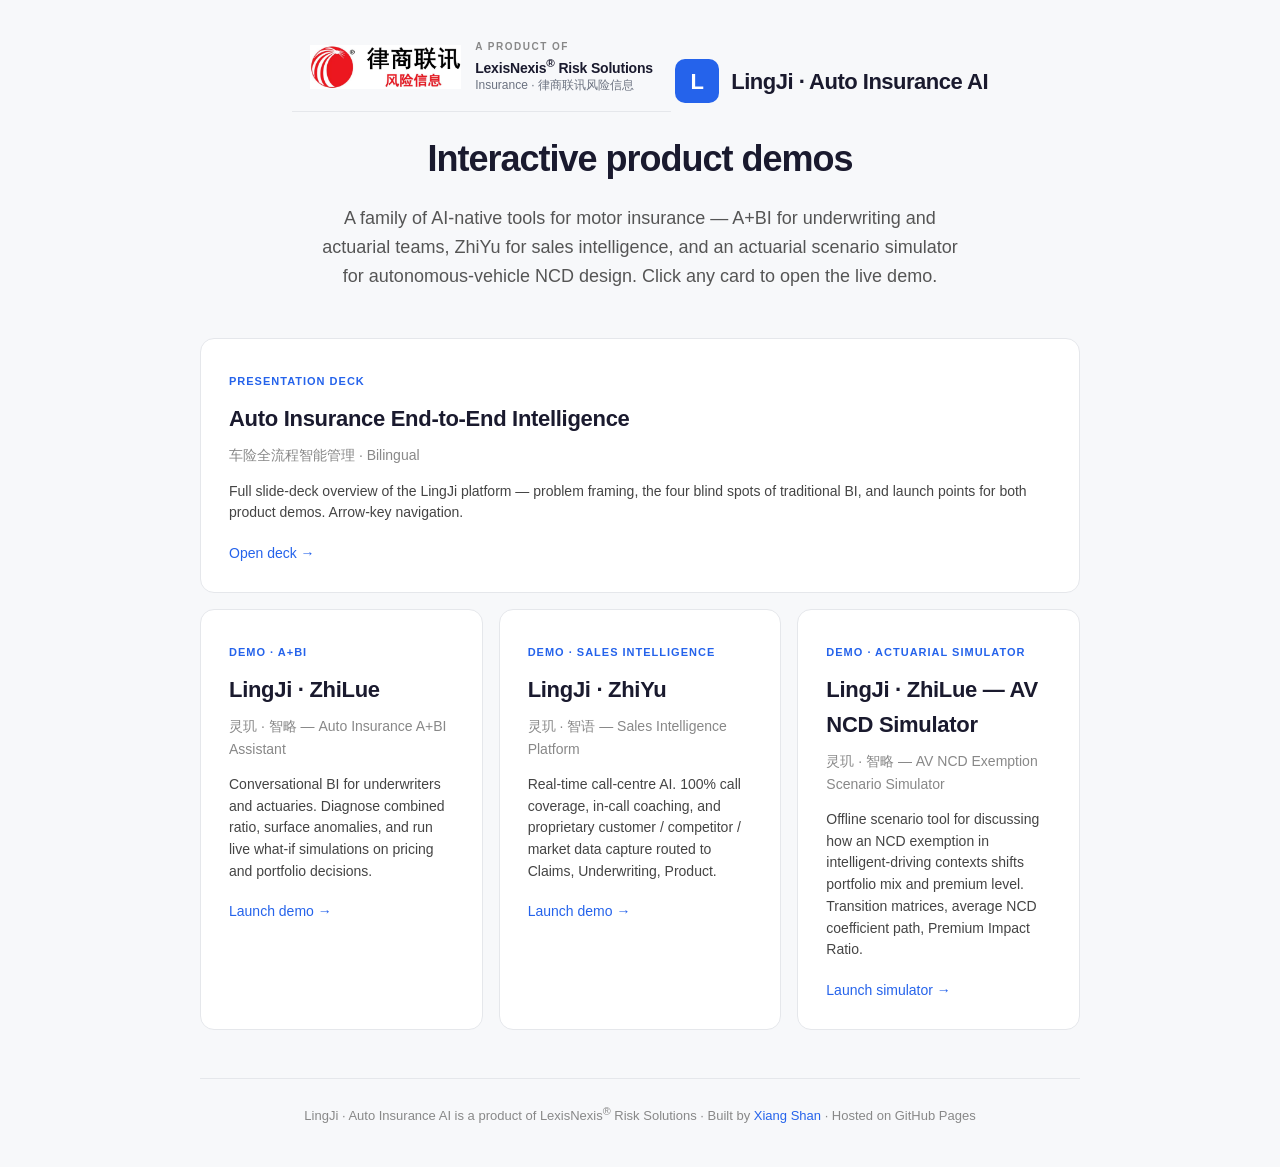
<file: index.html>
<!DOCTYPE html>
<html lang="en">
<head>
  <meta charset="UTF-8">
  <title>LingJi — Auto Insurance AI Demos</title>
  <meta name="viewport" content="width=device-width, initial-scale=1.0">
  <link rel="icon" href="data:image/svg+xml,<svg xmlns='http://www.w3.org/2000/svg' viewBox='0 0 32 32'><rect width='32' height='32' rx='6' fill='%232563EB'/><text x='16' y='22' font-size='18' text-anchor='middle' fill='white' font-family='sans-serif' font-weight='bold'>L</text></svg>">
  <style>
    * { box-sizing: border-box; margin: 0; padding: 0; }
    body {
      font-family: -apple-system, BlinkMacSystemFont, "Segoe UI", Roboto, "Helvetica Neue", sans-serif;
      background: #f7f8fa;
      color: #1a1a2e;
      line-height: 1.6;
      min-height: 100vh;
      display: flex;
      align-items: center;
      justify-content: center;
      padding: 40px 20px;
    }
    .container {
      max-width: 880px;
      width: 100%;
    }
    header {
      margin-bottom: 48px;
      text-align: center;
    }
    .parent-brand {
      display: inline-flex;
      align-items: center;
      gap: 14px;
      padding: 0 18px 18px 18px;
      margin-bottom: 18px;
      border-bottom: 1px solid #e5e7eb;
    }
    .parent-brand-logo {
      height: 44px;
      width: auto;
      display: block;
    }
    .parent-brand-caption {
      text-align: left;
      line-height: 1.3;
    }
    .parent-brand-caption .pb-tag {
      display: block;
      font-size: 10px;
      letter-spacing: 1.5px;
      text-transform: uppercase;
      color: #888;
      font-weight: 600;
      margin-bottom: 2px;
    }
    .parent-brand-caption .pb-name {
      display: block;
      font-size: 14px;
      color: #1a1a2e;
      font-weight: 600;
      letter-spacing: -0.2px;
    }
    .parent-brand-caption .pb-division {
      display: block;
      font-size: 12px;
      color: #6b7280;
      margin-top: 1px;
    }
    .brand {
      display: inline-flex;
      align-items: center;
      gap: 12px;
      margin-bottom: 24px;
    }
    .brand-mark {
      width: 44px;
      height: 44px;
      background: #2563EB;
      border-radius: 10px;
      display: flex;
      align-items: center;
      justify-content: center;
      color: white;
      font-weight: 700;
      font-size: 22px;
    }
    .brand-name {
      font-size: 22px;
      font-weight: 600;
      letter-spacing: -0.5px;
    }
    h1 {
      font-size: 36px;
      font-weight: 700;
      letter-spacing: -1px;
      margin-bottom: 16px;
    }
    .subtitle {
      font-size: 18px;
      color: #555;
      max-width: 640px;
      margin: 0 auto;
    }
    .cards {
      display: grid;
      grid-template-columns: 1fr;
      gap: 16px;
      margin-bottom: 48px;
    }
    @media (min-width: 700px) {
      .cards { grid-template-columns: 1fr 1fr; }
      .card-wide { grid-column: span 2; }
    }
    @media (min-width: 1020px) {
      .cards { grid-template-columns: repeat(3, 1fr); }
      .card-wide { grid-column: span 3; }
    }
    .card {
      background: white;
      border: 1px solid #e5e7eb;
      border-radius: 14px;
      padding: 28px;
      text-decoration: none;
      color: inherit;
      transition: transform 0.15s ease, box-shadow 0.15s ease, border-color 0.15s ease;
      display: block;
    }
    .card:hover {
      transform: translateY(-2px);
      box-shadow: 0 10px 30px -10px rgba(37, 99, 235, 0.25);
      border-color: #2563EB;
    }
    .card-tag {
      display: inline-block;
      font-size: 11px;
      letter-spacing: 1px;
      text-transform: uppercase;
      color: #2563EB;
      font-weight: 600;
      margin-bottom: 10px;
    }
    .card-title {
      font-size: 22px;
      font-weight: 600;
      margin-bottom: 8px;
      letter-spacing: -0.3px;
    }
    .card-subtitle {
      font-size: 14px;
      color: #888;
      margin-bottom: 14px;
    }
    .card-desc {
      font-size: 14px;
      color: #444;
      line-height: 1.55;
    }
    .card-arrow {
      margin-top: 18px;
      font-size: 14px;
      color: #2563EB;
      font-weight: 500;
    }
    footer {
      text-align: center;
      font-size: 13px;
      color: #888;
      padding-top: 24px;
      border-top: 1px solid #e5e7eb;
    }
    footer a {
      color: #2563EB;
      text-decoration: none;
    }
  </style>
</head>
<body>
  <div class="container">
    <header>
      <div class="parent-brand">
        <img src="./lexisnexis-risk-solutions.png" alt="LexisNexis Risk Solutions" class="parent-brand-logo">
        <div class="parent-brand-caption">
          <span class="pb-tag">A product of</span>
          <span class="pb-name">LexisNexis<sup>®</sup> Risk Solutions</span>
          <span class="pb-division">Insurance · 律商联讯风险信息</span>
        </div>
      </div>
      <div class="brand">
        <div class="brand-mark">L</div>
        <div class="brand-name">LingJi · Auto Insurance AI</div>
      </div>
      <h1>Interactive product demos</h1>
      <p class="subtitle">
        A family of AI-native tools for motor insurance — A+BI for underwriting and actuarial teams, ZhiYu for sales intelligence, and an actuarial scenario simulator for autonomous-vehicle NCD design. Click any card to open the live demo.
      </p>
    </header>

    <main class="cards">
      <a class="card card-wide" href="./车险全流程智能管理 — 律商联讯风险.html">
        <span class="card-tag">Presentation Deck</span>
        <div class="card-title">Auto Insurance End-to-End Intelligence</div>
        <div class="card-subtitle">车险全流程智能管理 · Bilingual</div>
        <p class="card-desc">
          Full slide-deck overview of the LingJi platform — problem framing, the four blind spots of traditional BI, and launch points for both product demos. Arrow-key navigation.
        </p>
        <div class="card-arrow">Open deck →</div>
      </a>

      <a class="card" href="./LingJi-ZhiLue-Auto-Insurance-A+BI-Assistant.html">
        <span class="card-tag">Demo · A+BI</span>
        <div class="card-title">LingJi · ZhiLue</div>
        <div class="card-subtitle">灵玑 · 智略 — Auto Insurance A+BI Assistant</div>
        <p class="card-desc">
          Conversational BI for underwriters and actuaries. Diagnose combined ratio, surface anomalies, and run live what-if simulations on pricing and portfolio decisions.
        </p>
        <div class="card-arrow">Launch demo →</div>
      </a>

      <a class="card" href="./LingJi-ZhiYu-Sales-Intelligence.html">
        <span class="card-tag">Demo · Sales Intelligence</span>
        <div class="card-title">LingJi · ZhiYu</div>
        <div class="card-subtitle">灵玑 · 智语 — Sales Intelligence Platform</div>
        <p class="card-desc">
          Real-time call-centre AI. 100% call coverage, in-call coaching, and proprietary customer / competitor / market data capture routed to Claims, Underwriting, Product.
        </p>
        <div class="card-arrow">Launch demo →</div>
      </a>

      <a class="card" href="./ncd-simulator/index.html">
        <span class="card-tag">Demo · Actuarial Simulator</span>
        <div class="card-title">LingJi · ZhiLue — AV NCD Simulator</div>
        <div class="card-subtitle">灵玑 · 智略 — AV NCD Exemption Scenario Simulator</div>
        <p class="card-desc">
          Offline scenario tool for discussing how an NCD exemption in intelligent-driving contexts shifts portfolio mix and premium level. Transition matrices, average NCD coefficient path, Premium Impact Ratio.
        </p>
        <div class="card-arrow">Launch simulator →</div>
      </a>
    </main>

    <footer>
      LingJi · Auto Insurance AI is a product of LexisNexis<sup>®</sup> Risk Solutions · Built by <a href="https://github.com/Xiang-Shan">Xiang Shan</a> · Hosted on GitHub Pages
    </footer>
  </div>
</body>
</html>
</file>
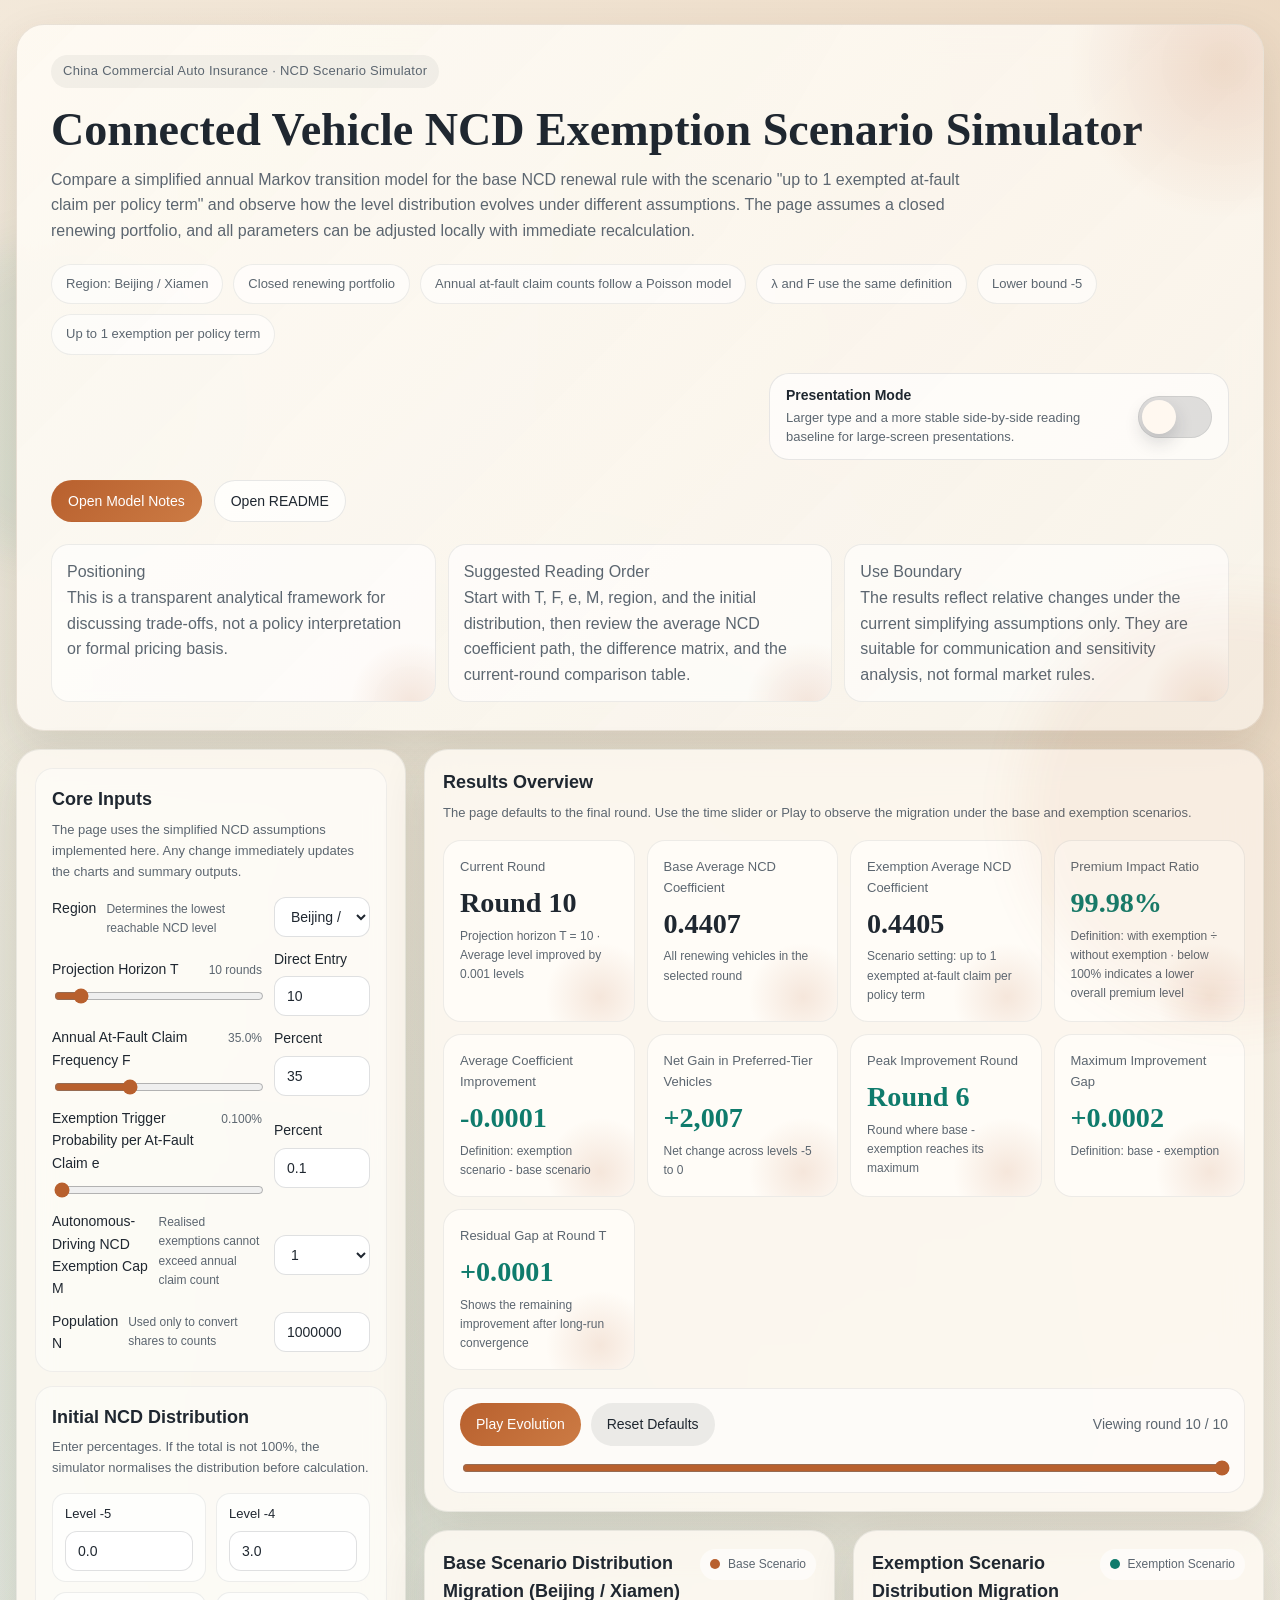
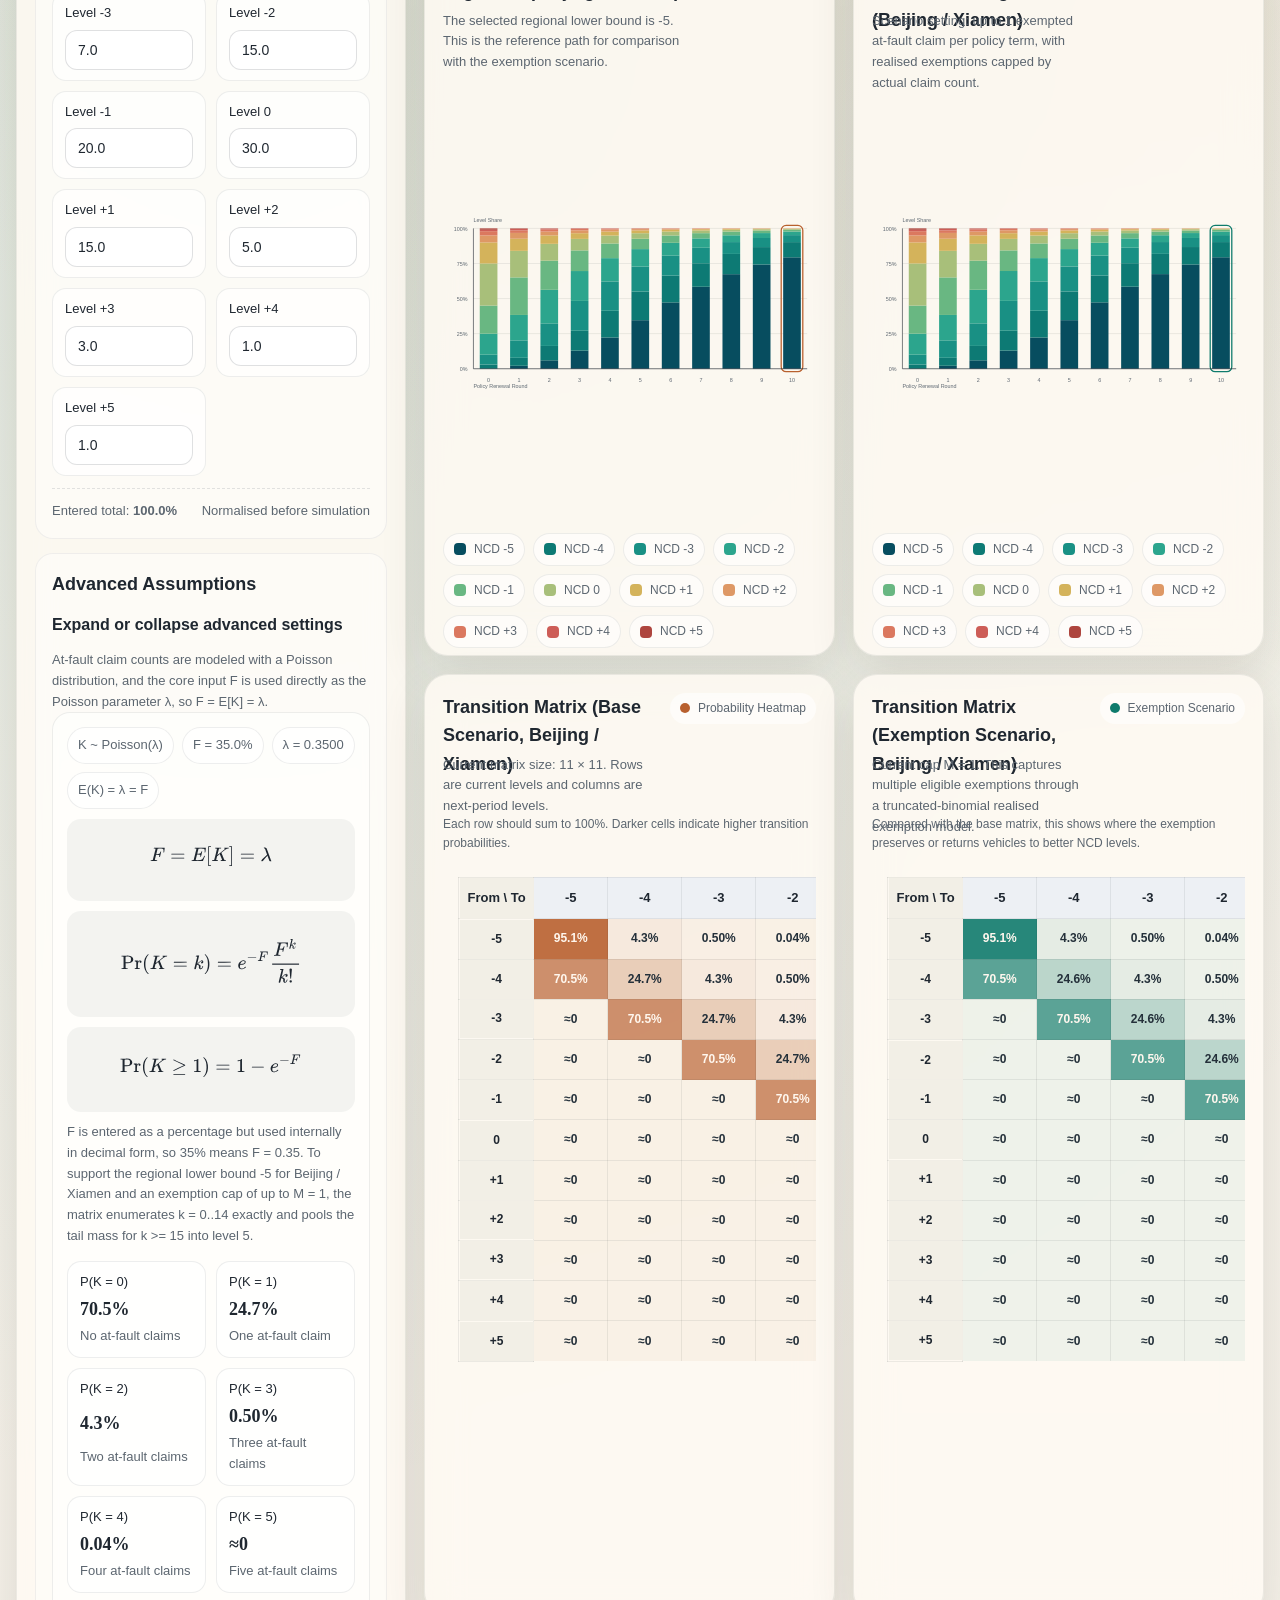
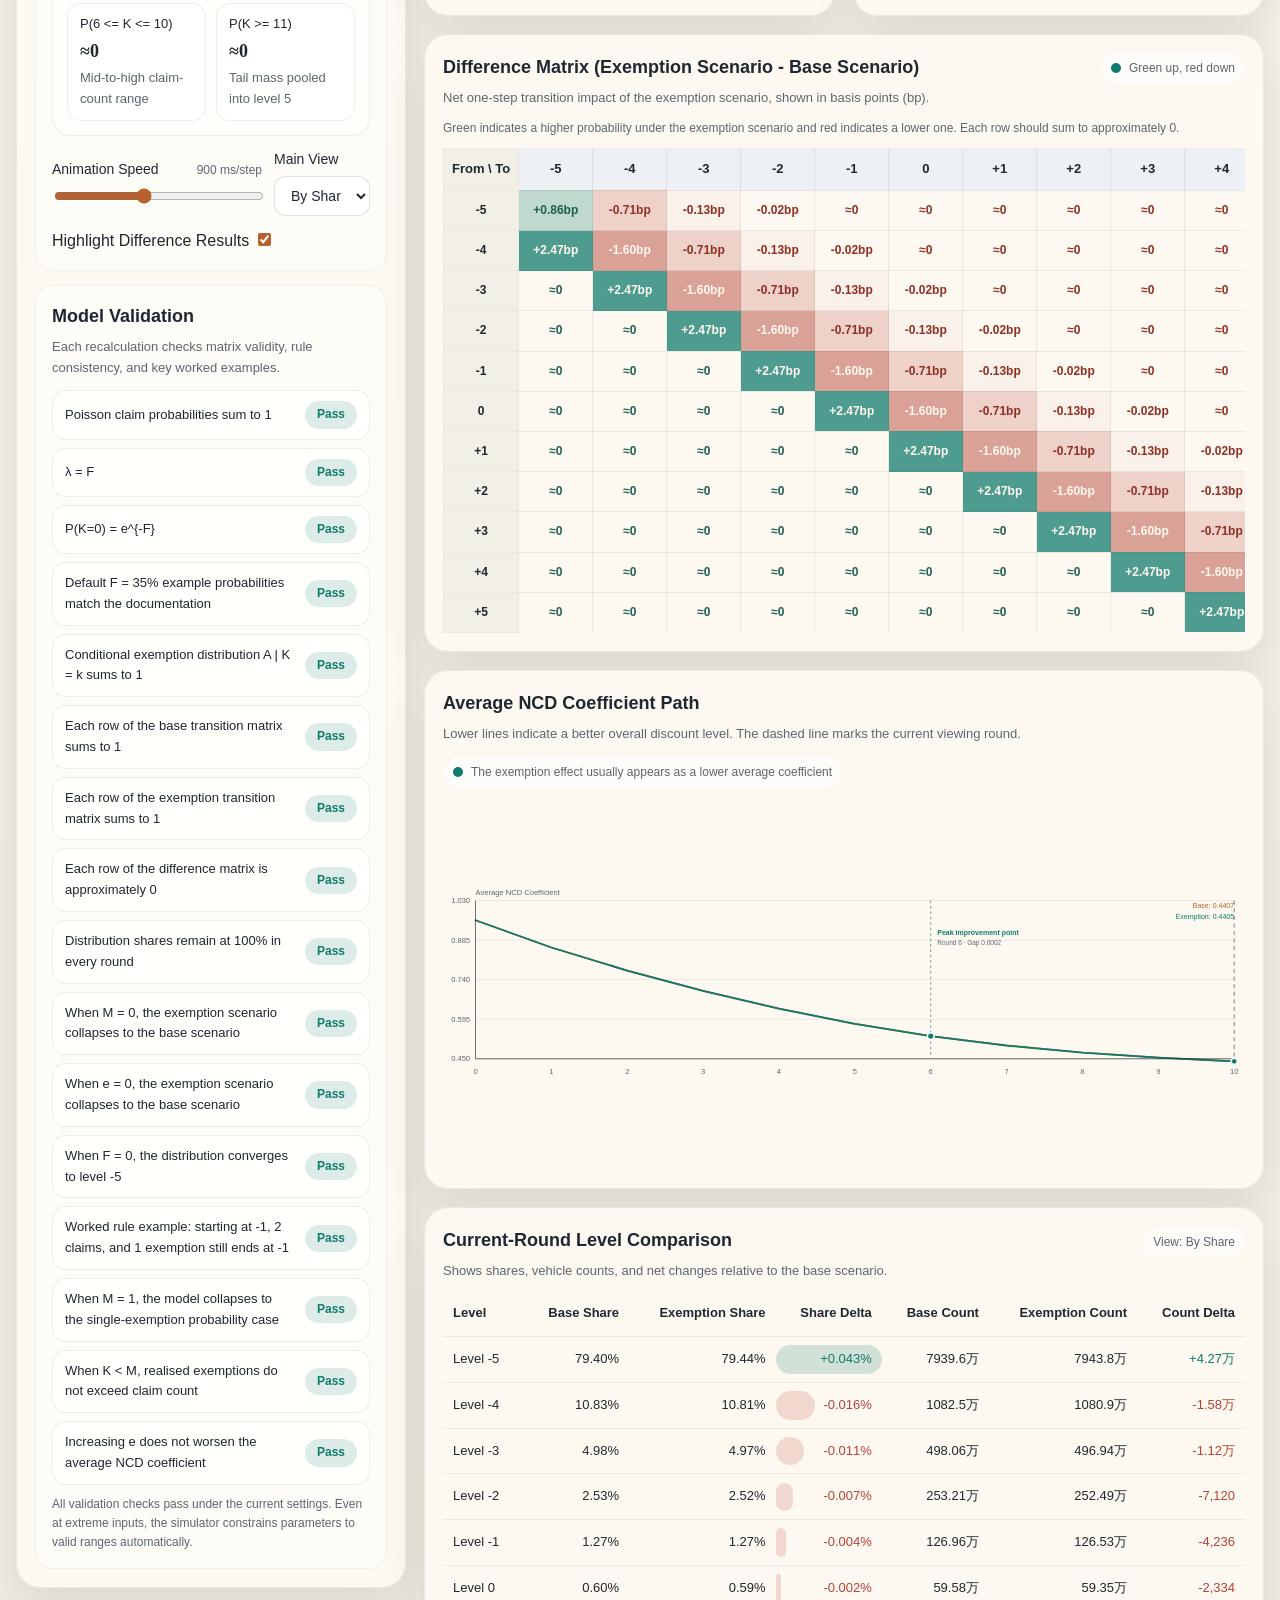
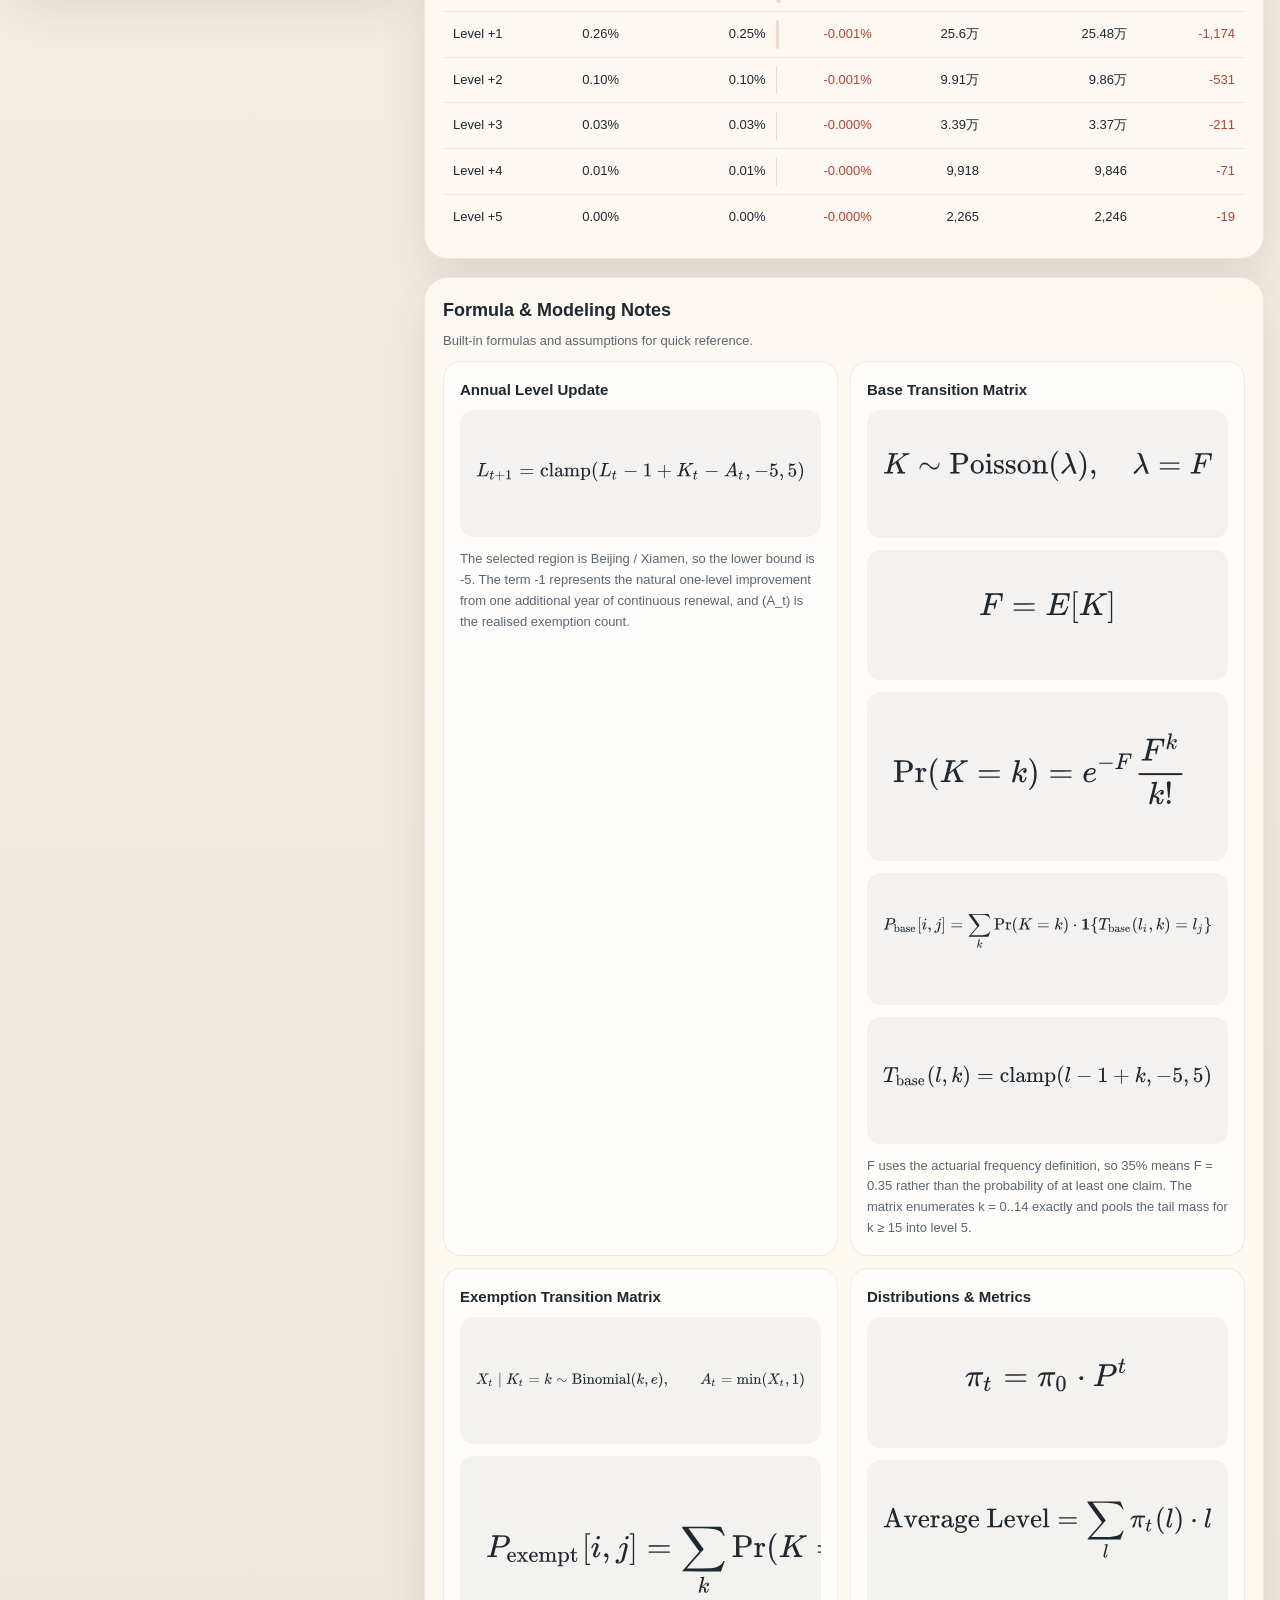
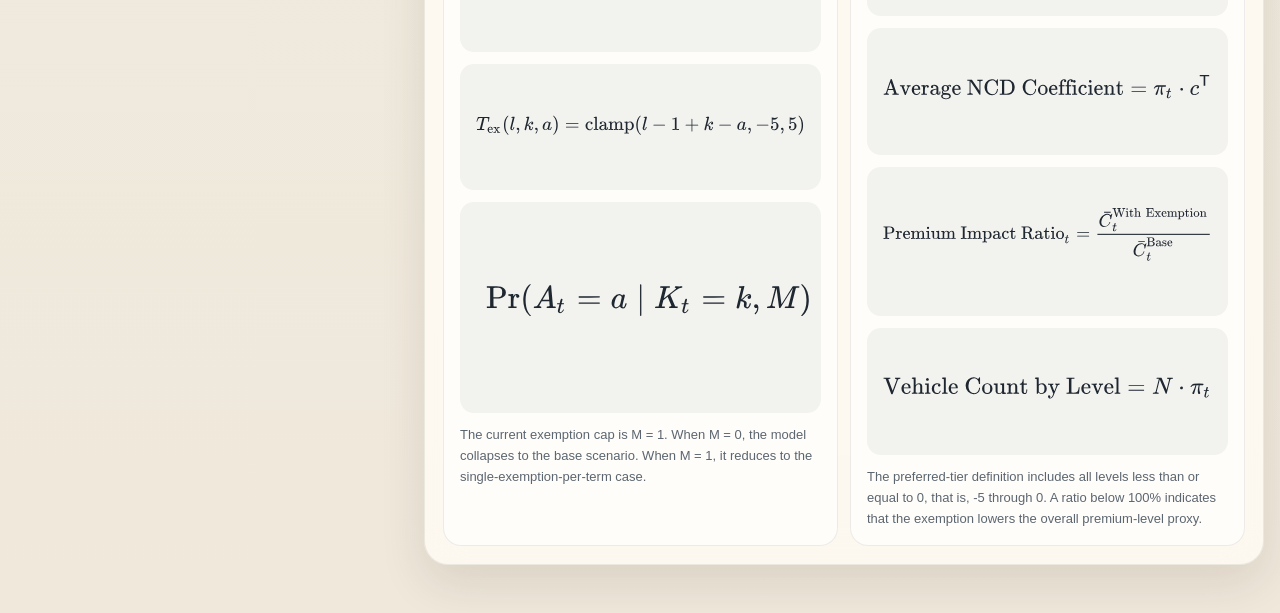
<file: ncd-simulator/index.html>
<!DOCTYPE html>
<html lang="en">
<head>
  <meta charset="UTF-8">
  <meta name="viewport" content="width=device-width, initial-scale=1.0">
  <title>China Commercial Auto Insurance NCD Exemption Scenario Simulator</title>
  <link rel="icon" href="data:image/svg+xml,%3Csvg xmlns='http://www.w3.org/2000/svg' viewBox='0 0 64 64'%3E%3Crect width='64' height='64' rx='18' fill='%23b8602e'/%3E%3Cpath d='M17 20h12c9.4 0 15 4.8 15 12S38.4 44 29 44H17V20zm10.8 18.1c6.2 0 10.1-2.3 10.1-6.1s-3.9-6.1-10.1-6.1h-4.7v12.2h4.7z' fill='%23fff7ee'/%3E%3C/svg%3E">
  <script src="./vendor-mathjax/MathJax.js?config=scipy-mathjax"></script>
  <style>
    :root {
      --bg: #f5f2e8;
      --panel: rgba(255, 251, 244, 0.84);
      --panel-strong: rgba(255, 252, 247, 0.95);
      --ink: #1f2730;
      --muted: #5c6670;
      --line: rgba(31, 39, 48, 0.12);
      --shadow: 0 18px 46px rgba(66, 51, 35, 0.12);
      --accent: #b8602e;
      --accent-soft: rgba(184, 96, 46, 0.14);
      --good: #0f7b6c;
      --good-soft: rgba(15, 123, 108, 0.14);
      --bad: #b44335;
      --bad-soft: rgba(180, 67, 53, 0.14);
      --chart-grid: rgba(31, 39, 48, 0.16);
      --teal-neg5: #074d5f;
      --teal-0: #0d7a74;
      --teal-1: #199084;
      --teal-2: #2ca58d;
      --lime-3: #69b782;
      --sand-4: #a8bf7a;
      --amber-5: #d4b35b;
      --gold-6: #de9865;
      --orange-7: #db785f;
      --coral-8: #cd5d57;
      --brick-9: #ae453e;
      --font-body: "Inter", "Segoe UI", "Helvetica Neue", Arial, sans-serif;
      --font-display: "Iowan Old Style", Georgia, "Times New Roman", serif;
      --eyebrow-size: 13px;
      --hero-title-size: clamp(30px, 3.6vw, 48px);
      --hero-copy-size: 16px;
      --pill-size: 13px;
      --action-link-size: 14px;
      --note-title-size: 13px;
      --note-body-size: 14px;
      --section-title-size: 18px;
      --subtle-size: 13px;
      --label-size: 14px;
      --mini-size: 12px;
      --metric-label-size: 13px;
      --metric-value-size: clamp(24px, 2.2vw, 34px);
      --metric-foot-size: 12px;
      --timeline-readout-size: 14px;
      --chart-swatch-size: 12px;
      --legend-size: 12px;
      --matrix-note-size: 12px;
      --matrix-font-size: 12px;
      --matrix-head-size: 13px;
      --data-table-size: 13px;
      --formula-title-size: 15px;
      --formula-body-size: 13px;
      --formula-display-size: 26px;
      --check-size: 13px;
      --tag-size: 12px;
      --footnote-size: 12px;
      --button-min-height: 42px;
      --card-padding: 18px;
      --panel-padding: 18px;
      --section-padding: 16px;
      --compare-head-min-height: 136px;
      --compare-title-min-height: 56px;
      --compare-subtitle-min-height: 54px;
      --compare-note-min-height: 52px;
      --compare-chart-height: 434px;
      --compare-legend-min-height: 104px;
      --compare-matrix-height: 720px;
      --line-chart-height: 372px;
    }

    body[data-presentation-mode="on"] {
      --eyebrow-size: 15px;
      --hero-title-size: clamp(42px, 4.2vw, 64px);
      --hero-copy-size: 21px;
      --pill-size: 16px;
      --action-link-size: 17px;
      --note-title-size: 15px;
      --note-body-size: 18px;
      --section-title-size: 25px;
      --subtle-size: 18px;
      --label-size: 18px;
      --mini-size: 15px;
      --metric-label-size: 16px;
      --metric-value-size: clamp(34px, 3vw, 50px);
      --metric-foot-size: 15px;
      --timeline-readout-size: 18px;
      --chart-swatch-size: 16px;
      --legend-size: 16px;
      --matrix-note-size: 17px;
      --matrix-font-size: 17px;
      --matrix-head-size: 18px;
      --data-table-size: 17px;
      --formula-title-size: 20px;
      --formula-body-size: 16px;
      --formula-display-size: 32px;
      --check-size: 16px;
      --tag-size: 15px;
      --footnote-size: 15px;
      --button-min-height: 54px;
      --card-padding: 24px;
      --panel-padding: 24px;
      --section-padding: 20px;
      --compare-head-min-height: 186px;
      --compare-title-min-height: 74px;
      --compare-subtitle-min-height: 76px;
      --compare-note-min-height: 82px;
      --compare-chart-height: 512px;
      --compare-legend-min-height: 144px;
      --compare-matrix-height: 900px;
      --line-chart-height: 436px;
    }

    * {
      box-sizing: border-box;
    }

    body {
      margin: 0;
      min-height: 100vh;
      color: var(--ink);
      font-family: var(--font-body);
      background:
        radial-gradient(circle at top right, rgba(211, 162, 114, 0.32), transparent 32%),
        radial-gradient(circle at left 18% top 22%, rgba(29, 133, 120, 0.12), transparent 28%),
        linear-gradient(180deg, #f8f4eb 0%, #f2efe7 60%, #efe8db 100%);
      line-height: 1.6;
    }

    body::before,
    body::after {
      content: "";
      position: fixed;
      inset: auto;
      border-radius: 999px;
      pointer-events: none;
      filter: blur(24px);
      opacity: 0.5;
    }

    body::before {
      width: 320px;
      height: 320px;
      left: -90px;
      top: 240px;
      background: rgba(15, 123, 108, 0.16);
    }

    body::after {
      width: 420px;
      height: 420px;
      right: -160px;
      bottom: -120px;
      background: rgba(184, 96, 46, 0.12);
    }

    .page {
      width: min(1540px, calc(100% - 32px));
      margin: 24px auto 48px;
    }

    body[data-presentation-mode="on"] .page {
      width: min(1680px, calc(100% - 28px));
    }

    .hero {
      position: relative;
      overflow: hidden;
      padding: 30px 34px 28px;
      border: 1px solid rgba(122, 89, 58, 0.14);
      border-radius: 28px;
      background:
        linear-gradient(135deg, rgba(255, 250, 243, 0.94), rgba(251, 247, 240, 0.88)),
        linear-gradient(120deg, rgba(15, 123, 108, 0.08), rgba(184, 96, 46, 0.06));
      box-shadow: var(--shadow);
      backdrop-filter: blur(16px);
    }

    body[data-presentation-mode="on"] .hero {
      padding: 38px 40px 34px;
    }

    .hero::after {
      content: "";
      position: absolute;
      width: 320px;
      height: 320px;
      right: -120px;
      top: -120px;
      background: radial-gradient(circle, rgba(184, 96, 46, 0.18), transparent 68%);
    }

    .eyebrow {
      display: inline-flex;
      align-items: center;
      gap: 8px;
      padding: 6px 12px;
      border-radius: 999px;
      background: rgba(31, 39, 48, 0.05);
      color: var(--muted);
      font-size: var(--eyebrow-size);
      letter-spacing: 0.02em;
    }

    h1 {
      margin: 16px 0 10px;
      font-family: var(--font-display);
      font-size: var(--hero-title-size);
      line-height: 1.15;
      font-weight: 700;
    }

    .hero p {
      margin: 0;
      max-width: 920px;
      font-size: var(--hero-copy-size);
      color: var(--muted);
    }

    .pill-row {
      display: flex;
      flex-wrap: wrap;
      gap: 10px;
      margin-top: 20px;
    }

    .pill {
      display: inline-flex;
      align-items: center;
      gap: 8px;
      padding: 9px 14px;
      border-radius: 999px;
      background: rgba(255, 255, 255, 0.58);
      border: 1px solid rgba(31, 39, 48, 0.08);
      color: var(--muted);
      font-size: var(--pill-size);
    }

    body[data-presentation-mode="on"] .pill {
      padding: 12px 18px;
    }

    .hero-toolbar {
      display: flex;
      justify-content: flex-end;
      margin-top: 18px;
    }

    .presentation-toggle {
      display: flex;
      align-items: center;
      justify-content: space-between;
      gap: 18px;
      width: min(100%, 460px);
      padding: 13px 16px;
      border-radius: 20px;
      border: 1px solid rgba(31, 39, 48, 0.1);
      background: rgba(255, 255, 255, 0.64);
      cursor: pointer;
      transition: transform 140ms ease, box-shadow 140ms ease, border-color 140ms ease, background 140ms ease;
    }

    .presentation-toggle:hover {
      transform: translateY(-1px);
      box-shadow: 0 12px 28px rgba(31, 39, 48, 0.1);
      border-color: rgba(15, 123, 108, 0.2);
    }

    .presentation-toggle-copy {
      display: grid;
      gap: 4px;
      min-width: 0;
    }

    .presentation-toggle-title {
      font-size: var(--label-size);
      font-weight: 700;
      color: var(--ink);
      line-height: 1.25;
    }

    .presentation-toggle-note {
      font-size: var(--subtle-size);
      color: var(--muted);
      line-height: 1.45;
    }

    .presentation-toggle-control {
      position: relative;
      flex-shrink: 0;
      display: inline-flex;
      align-items: center;
      justify-content: center;
      width: 74px;
      height: 42px;
    }

    body[data-presentation-mode="on"] .presentation-toggle-control {
      width: 84px;
      height: 48px;
    }

    .presentation-toggle-control input {
      position: absolute;
      inset: 0;
      opacity: 0;
      margin: 0;
      cursor: pointer;
    }

    .presentation-toggle-track {
      position: relative;
      display: inline-flex;
      width: 74px;
      height: 42px;
      border-radius: 999px;
      background: rgba(31, 39, 48, 0.14);
      box-shadow: inset 0 0 0 1px rgba(31, 39, 48, 0.08);
      transition: background 160ms ease, box-shadow 160ms ease;
    }

    body[data-presentation-mode="on"] .presentation-toggle-track {
      width: 84px;
      height: 48px;
    }

    .presentation-toggle-track::after {
      content: "";
      position: absolute;
      top: 4px;
      left: 4px;
      width: 34px;
      height: 34px;
      border-radius: 999px;
      background: #fff8f0;
      box-shadow: 0 8px 18px rgba(31, 39, 48, 0.18);
      transition: transform 160ms ease, background 160ms ease;
    }

    body[data-presentation-mode="on"] .presentation-toggle-track::after {
      top: 5px;
      left: 5px;
      width: 38px;
      height: 38px;
    }

    .presentation-toggle-control input:checked + .presentation-toggle-track {
      background: linear-gradient(135deg, rgba(15, 123, 108, 0.86), rgba(33, 148, 132, 0.9));
      box-shadow: inset 0 0 0 1px rgba(15, 123, 108, 0.16);
    }

    .presentation-toggle-control input:checked + .presentation-toggle-track::after {
      transform: translateX(32px);
      background: #fffdf7;
    }

    body[data-presentation-mode="on"] .presentation-toggle-control input:checked + .presentation-toggle-track::after {
      transform: translateX(36px);
    }

    body[data-presentation-mode="on"] .presentation-toggle {
      border-color: rgba(15, 123, 108, 0.22);
      background: linear-gradient(135deg, rgba(255, 255, 255, 0.72), rgba(238, 249, 246, 0.72));
    }

    .hero-actions {
      display: flex;
      flex-wrap: wrap;
      gap: 12px;
      margin-top: 20px;
    }

    .hero-link {
      display: inline-flex;
      align-items: center;
      justify-content: center;
      min-height: var(--button-min-height);
      padding: 0 16px;
      border-radius: 999px;
      border: 1px solid rgba(31, 39, 48, 0.1);
      background: rgba(255, 255, 255, 0.7);
      color: var(--ink);
      text-decoration: none;
      font-size: var(--action-link-size);
      transition: transform 140ms ease, box-shadow 140ms ease, background 140ms ease;
    }

    .hero-link:hover {
      transform: translateY(-1px);
      box-shadow: 0 10px 24px rgba(31, 39, 48, 0.12);
      background: rgba(255, 255, 255, 0.92);
    }

    .hero-link-primary {
      background: linear-gradient(135deg, #b8602e, #cc7b44);
      border-color: transparent;
      color: #fff;
    }

    .hero-note-grid {
      display: grid;
      grid-template-columns: repeat(3, minmax(0, 1fr));
      gap: 12px;
      margin-top: 22px;
    }

    .hero-note-card {
      position: relative;
      overflow: hidden;
      padding: 14px 15px;
      border-radius: 18px;
      border: 1px solid rgba(31, 39, 48, 0.08);
      background: rgba(255, 255, 255, 0.58);
    }

    body[data-presentation-mode="on"] .hero-note-card {
      padding: 18px 18px 20px;
    }

    .hero-note-card::after {
      content: "";
      position: absolute;
      width: 120px;
      height: 120px;
      right: -36px;
      bottom: -62px;
      border-radius: 999px;
      background: radial-gradient(circle, rgba(184, 96, 46, 0.14), transparent 72%);
    }

    .hero-note-title {
      position: relative;
      z-index: 1;
      margin: 0;
      font-size: var(--note-title-size);
      color: var(--muted);
    }

    .hero-note-body {
      position: relative;
      z-index: 1;
      margin: 8px 0 0;
      font-size: var(--note-body-size);
      line-height: 1.6;
    }

    .layout {
      display: grid;
      grid-template-columns: minmax(320px, 390px) minmax(0, 1fr);
      gap: 18px;
      margin-top: 18px;
      align-items: start;
    }

    .panel,
    .workspace-card,
    .chart-card,
    .table-card,
    .note-card,
    .line-card {
      border: 1px solid rgba(31, 39, 48, 0.08);
      border-radius: 24px;
      background: var(--panel);
      box-shadow: var(--shadow);
      backdrop-filter: blur(18px);
    }

    .panel {
      position: sticky;
      top: 20px;
      padding: var(--panel-padding);
    }

    .section {
      padding: var(--section-padding);
      border-radius: 18px;
      background: rgba(255, 255, 255, 0.42);
      border: 1px solid rgba(31, 39, 48, 0.06);
    }

    .section + .section {
      margin-top: 14px;
    }

    .section h2,
    .workspace-card h2,
    .chart-card h2,
    .table-card h2,
    .note-card h2,
    .line-card h2 {
      margin: 0 0 6px;
      font-size: var(--section-title-size);
      font-weight: 700;
    }

    .section p,
    .subtle {
      margin: 0;
      font-size: var(--subtle-size);
      color: var(--muted);
    }

    .control-group {
      display: grid;
      gap: 10px;
      margin-top: 14px;
    }

    .control-row {
      display: grid;
      grid-template-columns: minmax(0, 1fr) 96px;
      gap: 12px;
      align-items: center;
    }

    .control-row label {
      display: grid;
      gap: 6px;
      font-size: var(--label-size);
      color: var(--ink);
    }

    .control-row .label-line {
      display: flex;
      justify-content: space-between;
      gap: 10px;
      align-items: baseline;
    }

    .mini {
      font-size: var(--mini-size);
      color: var(--muted);
    }

    input[type="number"],
    select {
      width: 100%;
      height: 40px;
      padding: 0 12px;
      border-radius: 12px;
      border: 1px solid rgba(31, 39, 48, 0.14);
      background: rgba(255, 255, 255, 0.94);
      color: var(--ink);
      font: inherit;
      font-size: var(--label-size);
    }

    input[type="range"] {
      width: 100%;
      accent-color: var(--accent);
    }

    input[type="checkbox"] {
      accent-color: var(--accent);
    }

    .duo-input {
      display: grid;
      gap: 6px;
    }

    .dist-grid,
    .poisson-grid {
      display: grid;
      grid-template-columns: repeat(2, minmax(0, 1fr));
      gap: 10px;
      margin-top: 14px;
    }

    .dist-item,
    .poisson-item {
      padding: 10px 12px;
      border-radius: 14px;
      background: rgba(255, 255, 255, 0.7);
      border: 1px solid rgba(31, 39, 48, 0.08);
    }

    .dist-item label,
    .poisson-item {
      display: grid;
      gap: 6px;
      font-size: var(--subtle-size);
    }

    .poisson-item strong {
      font-size: var(--section-title-size);
      font-family: var(--font-display);
      line-height: 1.2;
    }

    .poisson-item span:last-child {
      color: var(--muted);
      font-size: var(--subtle-size);
    }

    .totals-row {
      display: flex;
      justify-content: space-between;
      gap: 12px;
      margin-top: 12px;
      padding-top: 12px;
      border-top: 1px dashed rgba(31, 39, 48, 0.12);
      font-size: var(--subtle-size);
      color: var(--muted);
    }

    details {
      margin-top: 14px;
    }

    summary {
      cursor: pointer;
      list-style: none;
      font-weight: 700;
    }

    summary::-webkit-details-marker {
      display: none;
    }

    .advanced-body {
      margin-top: 12px;
      display: grid;
      gap: 12px;
    }

    .model-card {
      padding: 14px;
      border-radius: 18px;
      background: rgba(255, 255, 255, 0.58);
      border: 1px solid rgba(31, 39, 48, 0.08);
    }

    .model-chip-row {
      display: flex;
      flex-wrap: wrap;
      gap: 8px;
    }

    .model-chip {
      display: inline-flex;
      align-items: center;
      gap: 6px;
      padding: 7px 10px;
      border-radius: 999px;
      background: rgba(255, 255, 255, 0.7);
      border: 1px solid rgba(31, 39, 48, 0.08);
      font-size: var(--subtle-size);
      color: var(--muted);
    }

    .formula-inline {
      margin-top: 10px;
      padding: 10px 12px;
      border-radius: 14px;
      background: rgba(31, 39, 48, 0.05);
      overflow-x: auto;
    }

    .probability-note {
      margin-top: 10px;
      font-size: var(--subtle-size);
      color: var(--muted);
    }

    .workspace {
      display: grid;
      gap: 18px;
    }

    .workspace-card {
      padding: var(--card-padding);
    }

    .metric-grid {
      display: grid;
      grid-template-columns: repeat(auto-fit, minmax(180px, 1fr));
      gap: 12px;
      margin-top: 16px;
    }

    .metric-card {
      position: relative;
      overflow: hidden;
      padding: 16px;
      border-radius: 18px;
      background: var(--panel-strong);
      border: 1px solid rgba(31, 39, 48, 0.08);
    }

    .metric-card::after {
      content: "";
      position: absolute;
      inset: auto -26px -36px auto;
      width: 120px;
      height: 120px;
      border-radius: 999px;
      background: radial-gradient(circle, rgba(184, 96, 46, 0.14), transparent 64%);
    }

    .metric-label {
      position: relative;
      z-index: 1;
      font-size: var(--metric-label-size);
      color: var(--muted);
    }

    .metric-value {
      position: relative;
      z-index: 1;
      margin-top: 10px;
      font-size: var(--metric-value-size);
      line-height: 1.1;
      font-family: var(--font-display);
      font-weight: 700;
    }

    .metric-foot {
      position: relative;
      z-index: 1;
      margin-top: 8px;
      font-size: var(--metric-foot-size);
      color: var(--muted);
    }

    .good {
      color: var(--good);
    }

    .bad {
      color: var(--bad);
    }

    .timeline {
      display: grid;
      gap: 12px;
      margin-top: 18px;
      padding: 14px 16px;
      border-radius: 18px;
      background: rgba(255, 255, 255, 0.52);
      border: 1px solid rgba(31, 39, 48, 0.07);
    }

    .timeline-top {
      display: flex;
      justify-content: space-between;
      gap: 12px;
      align-items: center;
      flex-wrap: wrap;
    }

    .btn-row {
      display: flex;
      gap: 10px;
      flex-wrap: wrap;
    }

    button {
      border: 0;
      border-radius: 999px;
      min-height: var(--button-min-height);
      padding: 10px 16px;
      font: inherit;
      font-size: var(--label-size);
      cursor: pointer;
      transition: transform 140ms ease, box-shadow 140ms ease, opacity 140ms ease;
    }

    button:hover {
      transform: translateY(-1px);
      box-shadow: 0 10px 24px rgba(31, 39, 48, 0.12);
    }

    .btn-primary {
      background: linear-gradient(135deg, #b8602e, #cc7b44);
      color: #fff;
    }

    .btn-secondary {
      background: rgba(31, 39, 48, 0.08);
      color: var(--ink);
    }

    .timeline-readout {
      font-size: var(--timeline-readout-size);
      color: var(--muted);
    }

    .chart-grid {
      display: grid;
      grid-template-columns: repeat(2, minmax(0, 1fr));
      gap: 18px;
      align-items: stretch;
    }

    .matrix-grid {
      display: grid;
      grid-template-columns: repeat(2, minmax(0, 1fr));
      gap: 18px;
      align-items: stretch;
    }

    .matrix-wide {
      grid-column: 1 / -1;
    }

    .chart-card,
    .line-card,
    .table-card,
    .note-card {
      padding: var(--card-padding);
    }

    .chart-card header,
    .line-card header,
    .table-card header,
    .note-card header {
      display: flex;
      justify-content: space-between;
      gap: 12px;
      align-items: baseline;
      flex-wrap: wrap;
      margin-bottom: 10px;
    }

    .compare-card {
      display: flex;
      flex-direction: column;
      height: 100%;
    }

    .compare-card-head {
      display: grid;
      gap: 12px;
      min-height: var(--compare-head-min-height);
    }

    .compare-card .compare-card-header {
      display: grid;
      grid-template-columns: minmax(0, 1fr) auto;
      gap: 14px;
      align-items: start;
      margin-bottom: 0;
    }

    .compare-card-copy {
      display: grid;
      align-content: start;
      height: calc(var(--compare-title-min-height) + var(--compare-subtitle-min-height));
    }

    .compare-title {
      display: flex;
      align-items: flex-start;
      min-height: var(--compare-title-min-height);
      height: var(--compare-title-min-height);
    }

    .compare-subtitle {
      display: flex;
      align-items: flex-start;
      min-height: var(--compare-subtitle-min-height);
      height: var(--compare-subtitle-min-height);
    }

    .compare-note {
      display: flex;
      align-items: flex-start;
      min-height: var(--compare-note-min-height);
      height: var(--compare-note-min-height);
      margin-bottom: 0;
    }

    .chart-visual-shell {
      min-height: var(--compare-chart-height);
      height: var(--compare-chart-height);
    }

    .chart-visual-shell svg,
    .line-visual-shell svg {
      width: 100%;
      height: 100%;
    }

    .compare-legend {
      min-height: var(--compare-legend-min-height);
      height: var(--compare-legend-min-height);
      align-content: flex-start;
    }

    .matrix-visual-shell {
      min-height: var(--compare-matrix-height);
      height: var(--compare-matrix-height);
      max-height: var(--compare-matrix-height);
      overflow: auto;
      scrollbar-gutter: stable both-edges;
    }

    .line-visual-shell {
      min-height: var(--line-chart-height);
      height: var(--line-chart-height);
    }

    .chart-swatch {
      display: inline-flex;
      align-items: center;
      gap: 8px;
      padding: 6px 10px;
      border-radius: 999px;
      font-size: var(--chart-swatch-size);
      color: var(--muted);
      background: rgba(255, 255, 255, 0.55);
    }

    body[data-presentation-mode="on"] .chart-swatch {
      padding: 8px 14px;
    }

    .swatch-dot {
      width: 10px;
      height: 10px;
      border-radius: 999px;
    }

    svg {
      width: 100%;
      height: auto;
      display: block;
      overflow: visible;
    }

    .legend {
      display: flex;
      flex-wrap: wrap;
      gap: 8px;
      margin-top: 14px;
    }

    .legend-item {
      display: inline-flex;
      align-items: center;
      gap: 8px;
      padding: 6px 10px;
      border-radius: 999px;
      background: rgba(255, 255, 255, 0.58);
      border: 1px solid rgba(31, 39, 48, 0.08);
      font-size: var(--legend-size);
      color: var(--muted);
    }

    body[data-presentation-mode="on"] .legend-item {
      padding: 8px 14px;
    }

    .legend-color {
      width: 12px;
      height: 12px;
      border-radius: 4px;
    }

    .table-wrap {
      overflow-x: auto;
    }

    .matrix-note {
      margin-bottom: 10px;
      font-size: var(--matrix-note-size);
      color: var(--muted);
    }

    .matrix-table {
      min-width: 760px;
      font-size: var(--matrix-font-size);
    }

    .matrix-table th,
    .matrix-table td {
      min-width: 74px;
      padding: 10px 8px;
      text-align: center;
      border: 1px solid rgba(31, 39, 48, 0.08);
    }

    body[data-presentation-mode="on"] .matrix-table th,
    body[data-presentation-mode="on"] .matrix-table td {
      min-width: 88px;
      padding: 14px 10px;
    }

    .matrix-table th:first-child,
    .matrix-table td:first-child {
      position: sticky;
      left: 0;
      z-index: 1;
      background: rgba(242, 239, 231, 0.96);
      text-align: center;
    }

    .matrix-table thead th {
      background: rgba(236, 240, 245, 0.92);
      font-size: var(--matrix-head-size);
      font-weight: 700;
    }

    .matrix-table tbody td {
      font-variant-numeric: tabular-nums;
      font-weight: 600;
    }

    table {
      width: 100%;
      border-collapse: collapse;
      font-size: var(--data-table-size);
    }

    th,
    td {
      padding: 12px 10px;
      border-bottom: 1px solid rgba(31, 39, 48, 0.08);
      text-align: right;
      white-space: nowrap;
    }

    th:first-child,
    td:first-child {
      text-align: left;
    }

    tr:last-child td {
      border-bottom: none;
    }

    .delta-cell {
      position: relative;
      overflow: hidden;
      border-radius: 10px;
    }

    .delta-cell::before {
      content: "";
      position: absolute;
      inset: 18% auto 18% 0;
      width: var(--delta-width, 0%);
      opacity: var(--delta-opacity, 0);
      border-radius: 999px;
      background: var(--delta-color, transparent);
    }

    .delta-cell span {
      position: relative;
      z-index: 1;
    }

    .notes-grid {
      display: grid;
      grid-template-columns: repeat(2, minmax(0, 1fr));
      gap: 12px;
      margin-top: 10px;
    }

    .formula-card {
      padding: 16px;
      border-radius: 18px;
      background: rgba(255, 255, 255, 0.62);
      border: 1px solid rgba(31, 39, 48, 0.08);
    }

    .formula-card h3 {
      margin: 0 0 8px;
      font-size: var(--formula-title-size);
    }

    .formula {
      display: block;
      margin: 0 0 12px;
      padding: 14px 16px;
      border-radius: 14px;
      background: rgba(31, 39, 48, 0.05);
      font-size: var(--formula-body-size);
      line-height: 1.6;
    }

    .latex-formula {
      display: block;
      font-size: var(--formula-display-size);
      line-height: 1.8;
      overflow-x: auto;
    }

    .latex-formula .MathJax,
    .latex-formula .MathJax_Display,
    .latex-formula .MathJax_SVG,
    .latex-formula .MathJax_SVG_Display,
    .latex-formula mjx-container {
      font-size: 1em !important;
    }

    .latex-formula svg {
      max-width: none;
    }

    .formula-scroll {
      overflow-x: auto;
      overflow-y: hidden;
      scrollbar-gutter: stable both-edges;
      scrollbar-width: thin;
    }

    .formula-scroll::-webkit-scrollbar {
      height: 10px;
    }

    .formula-scroll::-webkit-scrollbar-thumb {
      border-radius: 999px;
      background: rgba(92, 102, 112, 0.35);
    }

    .formula-scroll::-webkit-scrollbar-track {
      border-radius: 999px;
      background: rgba(31, 39, 48, 0.08);
    }

    .formula-scroll .MathJax_SVG_Display {
      overflow: visible !important;
      text-align: left !important;
    }

    .formula-scroll .MathJax_SVG {
      display: inline-block !important;
      min-width: max-content;
    }

    .formula-scroll .MathJax_SVG svg {
      width: auto !important;
      height: auto !important;
      max-width: none !important;
    }

    .checks {
      display: grid;
      gap: 8px;
      margin-top: 12px;
    }

    .check-item {
      display: flex;
      align-items: center;
      justify-content: space-between;
      gap: 12px;
      padding: 10px 12px;
      border-radius: 14px;
      background: rgba(255, 255, 255, 0.6);
      border: 1px solid rgba(31, 39, 48, 0.08);
      font-size: var(--check-size);
    }

    .tag {
      display: inline-flex;
      align-items: center;
      justify-content: center;
      min-width: 52px;
      padding: 4px 8px;
      border-radius: 999px;
      font-size: var(--tag-size);
      font-weight: 700;
    }

    .tag-pass {
      background: var(--good-soft);
      color: var(--good);
    }

    .tag-fail {
      background: var(--bad-soft);
      color: var(--bad);
    }

    .footnote {
      margin-top: 10px;
      font-size: var(--footnote-size);
      color: var(--muted);
    }

    .hide-mobile {
      display: inline;
    }

    @media (max-width: 1180px) {
      .layout {
        grid-template-columns: 1fr;
      }

      .panel {
        position: static;
      }

      .metric-grid {
        grid-template-columns: repeat(2, minmax(0, 1fr));
      }

      .chart-grid,
      .matrix-grid,
      .notes-grid {
        grid-template-columns: 1fr;
      }

      .compare-card-head,
      .compare-card-copy,
      .compare-title,
      .compare-subtitle,
      .compare-note,
      .compare-legend,
      .chart-visual-shell,
      .matrix-visual-shell,
      .line-visual-shell {
        min-height: 0;
        max-height: none;
        height: auto;
      }

      .latex-formula {
        font-size: 22px;
      }

      .hero-note-grid {
        grid-template-columns: 1fr;
      }
    }

    @media (max-width: 720px) {
      .page {
        width: min(100% - 18px, 100%);
        margin: 12px auto 28px;
      }

      .hero,
      .panel,
      .workspace-card,
      .chart-card,
      .line-card,
      .table-card,
      .note-card {
        border-radius: 20px;
      }

      .hero {
        padding: 22px 20px;
      }

      .hero-actions,
      .hero-toolbar,
      .hero-note-grid {
        margin-top: 18px;
      }

      .panel,
      .workspace-card,
      .chart-card,
      .line-card,
      .table-card,
      .note-card {
        padding: 16px;
      }

      .metric-grid {
        grid-template-columns: 1fr;
      }

      .dist-grid,
      .poisson-grid {
        grid-template-columns: 1fr 1fr;
      }

      .control-row {
        grid-template-columns: 1fr;
      }

      .hide-mobile {
        display: none;
      }

      .hero-link {
        width: 100%;
      }

      .presentation-toggle {
        width: 100%;
      }

      .latex-formula {
        font-size: 19px;
      }
    }
  </style>
</head>
<body>
  <div class="page">
    <header class="hero">
      <div class="eyebrow">China Commercial Auto Insurance · NCD Scenario Simulator</div>
      <h1>Connected Vehicle NCD Exemption Scenario Simulator</h1>
      <p id="heroDescription">
        Compare a simplified annual Markov transition model for the base NCD renewal rule with an exemption scenario,
        and observe how the level distribution evolves under different assumptions. The page assumes a closed renewing portfolio and recalculates locally in real time.
      </p>
      <div class="pill-row">
        <span class="pill" id="regionPill">Region: Beijing / Xiamen</span>
        <span class="pill">Closed renewing portfolio</span>
        <span class="pill">Annual at-fault claim counts follow a Poisson model</span>
        <span class="pill">λ and F use the same definition</span>
        <span class="pill" id="minLevelPill">Lower bound -5</span>
        <span class="pill" id="exemptionPolicyPill">Up to 1 exemption per policy term</span>
      </div>
      <div class="hero-toolbar">
        <label class="presentation-toggle" for="presentationModeToggle">
          <span class="presentation-toggle-copy">
            <span class="presentation-toggle-title">Presentation Mode</span>
            <span class="presentation-toggle-note">Larger type and a more stable side-by-side reading baseline for large-screen presentations.</span>
          </span>
          <span class="presentation-toggle-control">
            <input id="presentationModeToggle" type="checkbox" aria-label="Toggle presentation mode">
            <span class="presentation-toggle-track"></span>
          </span>
        </label>
      </div>
      <div class="hero-actions">
        <a class="hero-link hero-link-primary" href="./math_model.md">Open Model Notes</a>
        <a class="hero-link" href="./README.md">Open README</a>
      </div>
      <div class="hero-note-grid">
        <article class="hero-note-card">
          <p class="hero-note-title">Positioning</p>
          <p class="hero-note-body">This is a transparent analytical framework for discussing trade-offs, not a policy interpretation or formal pricing basis.</p>
        </article>
        <article class="hero-note-card">
          <p class="hero-note-title">Suggested Reading Order</p>
          <p class="hero-note-body">Start with T, F, e, M, region, and the initial distribution, then review the average NCD coefficient path, the difference matrix, and the current-round comparison table.</p>
        </article>
        <article class="hero-note-card">
          <p class="hero-note-title">Use Boundary</p>
          <p class="hero-note-body">The results reflect relative changes under the current simplifying assumptions only. They are suitable for communication and sensitivity analysis, not formal market rules.</p>
        </article>
      </div>
    </header>

    <div class="layout">
      <aside class="panel">
        <section class="section">
          <h2>Core Inputs</h2>
          <p>The page uses the simplified NCD assumptions implemented here. Any change immediately updates the charts and summary outputs.</p>
          <div class="control-group">
            <div class="control-row">
              <label for="regionSelect">
                <span class="label-line">
                  <span>Region</span>
                  <span class="mini">Determines the lowest reachable NCD level</span>
                </span>
              </label>
              <select id="regionSelect">
                <option value="beijing_xiamen" selected>Beijing / Xiamen</option>
                <option value="non_beijing_xiamen">Other Regions</option>
              </select>
            </div>

            <div class="control-row">
              <div class="duo-input">
                <label for="roundsRange">
                  <span class="label-line">
                    <span>Projection Horizon T</span>
                    <span class="mini" id="roundsLabel">10 rounds</span>
                  </span>
                </label>
                <input id="roundsRange" type="range" min="0" max="100" step="1" value="10">
              </div>
              <label for="roundsInput">
                <span class="hide-mobile">Direct Entry</span>
                <input id="roundsInput" type="number" min="0" max="100" step="1" value="10">
              </label>
            </div>

            <div class="control-row">
              <div class="duo-input">
                <label for="frequencyRange">
                  <span class="label-line">
                    <span>Annual At-Fault Claim Frequency F</span>
                    <span class="mini" id="frequencyLabel">35.0%</span>
                  </span>
                </label>
                <input id="frequencyRange" type="range" min="0" max="100" step="0.1" value="35">
              </div>
              <label for="frequencyInput">
                <span class="hide-mobile">Percent</span>
                <input id="frequencyInput" type="number" min="0" max="100" step="0.1" value="35">
              </label>
            </div>

            <div class="control-row">
              <div class="duo-input">
                <label for="exemptionRange">
                  <span class="label-line">
                    <span>Exemption Trigger Probability per At-Fault Claim e</span>
                    <span class="mini" id="exemptionLabel">0.100%</span>
                  </span>
                </label>
                <input id="exemptionRange" type="range" min="0" max="100" step="0.001" value="0.1">
              </div>
              <label for="exemptionInput">
                <span class="hide-mobile">Percent</span>
                <input id="exemptionInput" type="number" min="0" max="100" step="0.001" value="0.1">
              </label>
            </div>

            <div class="control-row">
              <label for="maxExemptionsSelect">
                <span class="label-line">
                  <span>Autonomous-Driving NCD Exemption Cap M</span>
                  <span class="mini">Realised exemptions cannot exceed annual claim count</span>
                </span>
              </label>
              <select id="maxExemptionsSelect">
                <option value="0">0</option>
                <option value="1" selected>1</option>
                <option value="2">2</option>
                <option value="3">3</option>
                <option value="4">4</option>
              </select>
            </div>

            <div class="control-row">
              <label for="populationInput">
                <span class="label-line">
                  <span>Population N</span>
                  <span class="mini">Used only to convert shares to counts</span>
                </span>
              </label>
              <input id="populationInput" type="number" min="1" step="100000" value="100000000">
            </div>
          </div>
        </section>

        <section class="section">
          <h2>Initial NCD Distribution</h2>
          <p>Enter percentages. If the total is not 100%, the simulator normalises the distribution before calculation.</p>
          <div class="dist-grid" id="distributionGrid"></div>
          <div class="totals-row">
            <span>Entered total: <strong id="distributionTotal">100.0%</strong></span>
            <span>Normalised before simulation</span>
          </div>
        </section>

        <section class="section">
          <h2>Advanced Assumptions</h2>
          <details open>
            <summary>Expand or collapse advanced settings</summary>
            <div class="advanced-body">
              <div>
                <p>At-fault claim counts are modeled with a Poisson distribution, and the core input F is used directly as the Poisson parameter λ, so F = E[K] = λ.</p>
                <div class="model-card">
                  <div class="model-chip-row">
                    <span class="model-chip">K ~ Poisson(λ)</span>
                    <span class="model-chip" id="frequencyValue">F = 35.0%</span>
                    <span class="model-chip" id="lambdaValue">λ = 0.3500</span>
                    <span class="model-chip">E(K) = λ = F</span>
                  </div>
                  <div class="formula-inline">\[ F = E[K] = \lambda \]</div>
                  <div class="formula-inline">\[ \Pr(K=k) = e^{-F}\frac{F^k}{k!} \]</div>
                  <div class="formula-inline">\[ \Pr(K \ge 1) = 1 - e^{-F} \]</div>
                  <div class="probability-note" id="poissonClampNote">F is entered as a percentage but used internally in decimal form, so 35% means F = 0.35. To support the regional lower bound and an exemption cap of up to M = 4, the matrix enumerates \(K=0..14\) exactly and pools the tail mass for \(K \ge 15\) into level 5.</div>
                  <div class="poisson-grid" id="claimProbabilityPreview"></div>
                </div>
              </div>

              <div class="control-row">
                <div class="duo-input">
                  <label for="speedRange">
                    <span class="label-line">
                      <span>Animation Speed</span>
                      <span class="mini" id="speedLabel">900 ms/step</span>
                    </span>
                  </label>
                  <input id="speedRange" type="range" min="240" max="1800" step="60" value="900">
                </div>
                <label for="displayMode">
                  <span class="hide-mobile">Main View</span>
                  <select id="displayMode">
                    <option value="share">By Share</option>
                    <option value="count">By Count</option>
                  </select>
                </label>
              </div>

              <label class="label-line" for="highlightDiff">
                <span>Highlight Difference Results</span>
                <input id="highlightDiff" type="checkbox" checked>
              </label>
            </div>
          </details>
        </section>

        <section class="section">
          <h2>Model Validation</h2>
          <p>Each recalculation checks matrix validity, rule consistency, and key worked examples.</p>
          <div class="checks" id="checksList"></div>
          <div class="footnote" id="checksNote"></div>
        </section>
      </aside>

      <section class="workspace">
        <section class="workspace-card">
          <h2>Results Overview</h2>
          <p class="subtle">The page defaults to the final round. Use the time slider or Play to observe the migration under the base and exemption scenarios.</p>
          <div class="metric-grid">
            <article class="metric-card">
              <div class="metric-label">Current Round</div>
              <div class="metric-value" id="selectedRoundValue">Round 10</div>
              <div class="metric-foot">Projection horizon <span id="selectedRoundFoot">T = 10</span></div>
            </article>
            <article class="metric-card">
              <div class="metric-label">Base Average NCD Coefficient</div>
              <div class="metric-value" id="baseCoeffValue">0.0000</div>
              <div class="metric-foot">All renewing vehicles in the selected round</div>
            </article>
            <article class="metric-card">
              <div class="metric-label">Exemption Average NCD Coefficient</div>
              <div class="metric-value" id="exemptCoeffValue">0.0000</div>
              <div class="metric-foot" id="exemptCoeffFoot">Scenario setting: up to 1 exempted at-fault claim per policy term</div>
            </article>
            <article class="metric-card">
              <div class="metric-label">Premium Impact Ratio</div>
              <div class="metric-value" id="premiumImpactRatioValue">100.00%</div>
              <div class="metric-foot">Definition: with exemption ÷ without exemption · below 100% indicates a lower overall premium level</div>
            </article>
            <article class="metric-card">
              <div class="metric-label">Average Coefficient Improvement</div>
              <div class="metric-value good" id="coeffDeltaValue">0.0000</div>
              <div class="metric-foot">Definition: exemption scenario - base scenario</div>
            </article>
            <article class="metric-card">
              <div class="metric-label">Net Gain in Preferred-Tier Vehicles</div>
              <div class="metric-value" id="benefitVehicleValue">0</div>
              <div class="metric-foot" id="benefitVehicleFoot">Net change across levels -5 to 0</div>
            </article>
            <article class="metric-card">
              <div class="metric-label">Peak Improvement Round</div>
              <div class="metric-value good" id="maxGapRoundValue">Round 0</div>
              <div class="metric-foot">Round where base - exemption reaches its maximum</div>
            </article>
            <article class="metric-card">
              <div class="metric-label">Maximum Improvement Gap</div>
              <div class="metric-value good" id="maxGapValue">+0.0000</div>
              <div class="metric-foot">Definition: base - exemption</div>
            </article>
            <article class="metric-card">
              <div class="metric-label">Residual Gap at Round T</div>
              <div class="metric-value good" id="terminalGapValue">+0.0000</div>
              <div class="metric-foot">Shows the remaining improvement after long-run convergence</div>
            </article>
          </div>

          <div class="timeline">
            <div class="timeline-top">
              <div class="btn-row">
                <button class="btn-primary" id="playButton" type="button">Play Evolution</button>
                <button class="btn-secondary" id="resetButton" type="button">Reset Defaults</button>
              </div>
              <div class="timeline-readout" id="timelineReadout">Viewing round 10 / 10</div>
            </div>
            <input id="timeSlider" type="range" min="0" max="10" step="1" value="10">
          </div>
        </section>

        <div class="chart-grid">
          <article class="chart-card compare-card">
            <div class="compare-card-head">
              <header class="compare-card-header">
                <div class="compare-card-copy">
                  <h2 class="compare-title" id="baseChartTitle">Base Scenario Distribution Migration</h2>
                  <p class="subtle compare-subtitle" id="baseChartSubtitle">Reference path used for comparison with the exemption scenario.</p>
                </div>
                <div class="chart-swatch"><span class="swatch-dot" style="background:#b8602e"></span> Base Scenario</div>
              </header>
            </div>
            <div class="chart-visual-shell">
              <svg id="baseChart" viewBox="0 0 760 360" role="img" aria-label="Base-scenario NCD distribution migration chart"></svg>
            </div>
            <div class="legend compare-legend" id="legendBase"></div>
          </article>

          <article class="chart-card compare-card">
            <div class="compare-card-head">
              <header class="compare-card-header">
                <div class="compare-card-copy">
                  <h2 class="compare-title" id="exemptChartTitle">Exemption Scenario Distribution Migration</h2>
                  <p class="subtle compare-subtitle" id="exemptChartSubtitle">Scenario setting: up to 1 exempted at-fault claim per policy term.</p>
                </div>
                <div class="chart-swatch"><span class="swatch-dot" style="background:#0f7b6c"></span> Exemption Scenario</div>
              </header>
            </div>
            <div class="chart-visual-shell">
              <svg id="exemptChart" viewBox="0 0 760 360" role="img" aria-label="Exemption-scenario NCD distribution migration chart"></svg>
            </div>
            <div class="legend compare-legend" id="legendExempt"></div>
          </article>
        </div>

        <div class="matrix-grid">
          <article class="table-card compare-card">
            <div class="compare-card-head">
              <header class="compare-card-header">
                <div class="compare-card-copy">
                  <h2 class="compare-title" id="baseMatrixTitle">Transition Matrix (Base Scenario)</h2>
                  <p class="subtle compare-subtitle" id="baseMatrixSubtitle">One-step transition matrix. Rows are current levels and columns are next-period levels.</p>
                </div>
                <div class="chart-swatch"><span class="swatch-dot" style="background:#b8602e"></span> Probability Heatmap</div>
              </header>
              <div class="matrix-note compare-note">Each row should sum to 100%. Darker cells indicate higher transition probabilities.</div>
            </div>
            <div class="table-wrap matrix-visual-shell" id="baseMatrixTable"></div>
          </article>

          <article class="table-card compare-card">
            <div class="compare-card-head">
              <header class="compare-card-header">
                <div class="compare-card-copy">
                  <h2 class="compare-title" id="exemptMatrixTitle">Transition Matrix (Exemption Scenario)</h2>
                  <p class="subtle compare-subtitle" id="exemptMatrixSubtitle">One-step annual transition matrix after applying the exemption scenario.</p>
                </div>
                <div class="chart-swatch"><span class="swatch-dot" style="background:#0f7b6c"></span> Exemption Scenario</div>
              </header>
              <div class="matrix-note compare-note">Compared with the base matrix, this shows where the exemption preserves or returns vehicles to better NCD levels.</div>
            </div>
            <div class="table-wrap matrix-visual-shell" id="exemptMatrixTable"></div>
          </article>

          <article class="table-card matrix-wide">
            <header>
              <div>
                <h2>Difference Matrix (Exemption Scenario - Base Scenario)</h2>
                <p class="subtle">Net one-step transition impact of the exemption scenario, shown in basis points (bp).</p>
              </div>
              <div class="chart-swatch"><span class="swatch-dot" style="background:#0f7b6c"></span> Green up, red down</div>
            </header>
            <div class="matrix-note">Green indicates a higher probability under the exemption scenario and red indicates a lower one. Each row should sum to approximately 0.</div>
            <div class="table-wrap" id="differenceMatrixTable"></div>
          </article>
        </div>

        <article class="line-card">
          <header>
            <div>
              <h2>Average NCD Coefficient Path</h2>
              <p class="subtle">Lower lines indicate a better overall discount level. The dashed line marks the current viewing round.</p>
            </div>
            <div class="chart-swatch"><span class="swatch-dot" style="background:#0f7b6c"></span> The exemption effect usually appears as a lower average coefficient</div>
          </header>
          <div class="line-visual-shell">
            <svg id="lineChart" viewBox="0 0 1480 360" role="img" aria-label="Average NCD coefficient comparison line chart"></svg>
          </div>
        </article>

        <article class="table-card">
          <header>
            <div>
              <h2>Current-Round Level Comparison</h2>
              <p class="subtle">Shows shares, vehicle counts, and net changes relative to the base scenario.</p>
            </div>
            <div class="chart-swatch" id="tableCaption">View: By Share</div>
          </header>
          <div class="table-wrap">
            <table>
              <thead>
                <tr>
                  <th>Level</th>
                  <th>Base Share</th>
                  <th>Exemption Share</th>
                  <th>Share Delta</th>
                  <th>Base Count</th>
                  <th>Exemption Count</th>
                  <th>Count Delta</th>
                </tr>
              </thead>
              <tbody id="comparisonBody"></tbody>
            </table>
          </div>
        </article>

        <article class="note-card">
          <header>
            <div>
              <h2>Formula & Modeling Notes</h2>
              <p class="subtle">Built-in formulas and assumptions for quick reference.</p>
            </div>
          </header>
          <div class="notes-grid" id="formulaCardsRoot">
            <section class="formula-card" id="levelFormulaCard"></section>
            <section class="formula-card" id="baseFormulaCard"></section>
            <section class="formula-card" id="exemptFormulaCard"></section>
            <section class="formula-card" id="metricFormulaCard"></section>
          </div>
        </article>
      </section>
    </div>
  </div>

  <script>
    const REGION_SPECS = {
      beijing_xiamen: {
        key: "beijing_xiamen",
        label: "Beijing / Xiamen",
        minLevel: -5,
        levels: [-5, -4, -3, -2, -1, 0, 1, 2, 3, 4, 5],
        coefficients: [0.4, 0.5, 0.6, 0.7, 0.8, 1.0, 1.2, 1.4, 1.6, 1.8, 2.0]
      },
      non_beijing_xiamen: {
        key: "non_beijing_xiamen",
        label: "Other Regions",
        minLevel: -4,
        levels: [-4, -3, -2, -1, 0, 1, 2, 3, 4, 5],
        coefficients: [0.5, 0.6, 0.7, 0.8, 1.0, 1.2, 1.4, 1.6, 1.8, 2.0]
      }
    };

    const DEFAULT_REGION_KEY = "beijing_xiamen";
    const EXACT_CLAIM_COUNT_MAX = 14;
    const TAIL_CLAIM_COUNT_START = EXACT_CLAIM_COUNT_MAX + 1;
    const PRESENTATION_MODE_STORAGE_KEY = "ncd_presentation_mode";
    const DEFAULT_REGION_DISTRIBUTIONS = {
      beijing_xiamen: [0, 0.03, 0.07, 0.15, 0.20, 0.30, 0.15, 0.05, 0.03, 0.01, 0.01],
      non_beijing_xiamen: [0.03, 0.07, 0.15, 0.20, 0.30, 0.15, 0.05, 0.03, 0.01, 0.01]
    };
    const LEVEL_COLOR_BY_LEVEL = new Map([
      [-5, getCssVar("--teal-neg5")],
      [-4, getCssVar("--teal-0")],
      [-3, getCssVar("--teal-1")],
      [-2, getCssVar("--teal-2")],
      [-1, getCssVar("--lime-3")],
      [0, getCssVar("--sand-4")],
      [1, getCssVar("--amber-5")],
      [2, getCssVar("--gold-6")],
      [3, getCssVar("--orange-7")],
      [4, getCssVar("--coral-8")],
      [5, getCssVar("--brick-9")]
    ]);

    const DEFAULT_CONFIG = {
      region: DEFAULT_REGION_KEY,
      rounds: 10,
      population: 100000000,
      claimFrequency: 0.35,
      exemptionPerClaimProb: 0.001,
      maxExemptions: 1,
      regionDistributions: cloneRegionDistributions(DEFAULT_REGION_DISTRIBUTIONS),
      animationSpeed: 900,
      displayMode: "share",
      highlightDiff: true
    };

    const state = {
      config: cloneConfig(DEFAULT_CONFIG),
      presentationMode: loadPresentationModePreference(),
      currentRound: DEFAULT_CONFIG.rounds,
      results: null,
      validationResults: [],
      timerId: null,
      contextualCopyKey: ""
    };

    const dom = {
      heroDescription: document.getElementById("heroDescription"),
      regionPill: document.getElementById("regionPill"),
      minLevelPill: document.getElementById("minLevelPill"),
      exemptionPolicyPill: document.getElementById("exemptionPolicyPill"),
      presentationModeToggle: document.getElementById("presentationModeToggle"),
      regionSelect: document.getElementById("regionSelect"),
      roundsRange: document.getElementById("roundsRange"),
      roundsInput: document.getElementById("roundsInput"),
      roundsLabel: document.getElementById("roundsLabel"),
      frequencyRange: document.getElementById("frequencyRange"),
      frequencyInput: document.getElementById("frequencyInput"),
      frequencyLabel: document.getElementById("frequencyLabel"),
      exemptionRange: document.getElementById("exemptionRange"),
      exemptionInput: document.getElementById("exemptionInput"),
      exemptionLabel: document.getElementById("exemptionLabel"),
      maxExemptionsSelect: document.getElementById("maxExemptionsSelect"),
      populationInput: document.getElementById("populationInput"),
      speedRange: document.getElementById("speedRange"),
      speedLabel: document.getElementById("speedLabel"),
      displayMode: document.getElementById("displayMode"),
      highlightDiff: document.getElementById("highlightDiff"),
      distributionGrid: document.getElementById("distributionGrid"),
      distributionTotal: document.getElementById("distributionTotal"),
      frequencyValue: document.getElementById("frequencyValue"),
      lambdaValue: document.getElementById("lambdaValue"),
      poissonClampNote: document.getElementById("poissonClampNote"),
      claimProbabilityPreview: document.getElementById("claimProbabilityPreview"),
      checksList: document.getElementById("checksList"),
      checksNote: document.getElementById("checksNote"),
      selectedRoundValue: document.getElementById("selectedRoundValue"),
      selectedRoundFoot: document.getElementById("selectedRoundFoot"),
      baseCoeffValue: document.getElementById("baseCoeffValue"),
      exemptCoeffValue: document.getElementById("exemptCoeffValue"),
      exemptCoeffFoot: document.getElementById("exemptCoeffFoot"),
      premiumImpactRatioValue: document.getElementById("premiumImpactRatioValue"),
      coeffDeltaValue: document.getElementById("coeffDeltaValue"),
      benefitVehicleValue: document.getElementById("benefitVehicleValue"),
      benefitVehicleFoot: document.getElementById("benefitVehicleFoot"),
      maxGapRoundValue: document.getElementById("maxGapRoundValue"),
      maxGapValue: document.getElementById("maxGapValue"),
      terminalGapValue: document.getElementById("terminalGapValue"),
      timelineReadout: document.getElementById("timelineReadout"),
      timeSlider: document.getElementById("timeSlider"),
      playButton: document.getElementById("playButton"),
      resetButton: document.getElementById("resetButton"),
      baseChartTitle: document.getElementById("baseChartTitle"),
      baseChartSubtitle: document.getElementById("baseChartSubtitle"),
      baseChart: document.getElementById("baseChart"),
      exemptChartTitle: document.getElementById("exemptChartTitle"),
      exemptChartSubtitle: document.getElementById("exemptChartSubtitle"),
      exemptChart: document.getElementById("exemptChart"),
      lineChart: document.getElementById("lineChart"),
      comparisonBody: document.getElementById("comparisonBody"),
      tableCaption: document.getElementById("tableCaption"),
      baseMatrixTitle: document.getElementById("baseMatrixTitle"),
      baseMatrixSubtitle: document.getElementById("baseMatrixSubtitle"),
      baseMatrixTable: document.getElementById("baseMatrixTable"),
      exemptMatrixTitle: document.getElementById("exemptMatrixTitle"),
      exemptMatrixSubtitle: document.getElementById("exemptMatrixSubtitle"),
      exemptMatrixTable: document.getElementById("exemptMatrixTable"),
      differenceMatrixTable: document.getElementById("differenceMatrixTable"),
      legendBase: document.getElementById("legendBase"),
      legendExempt: document.getElementById("legendExempt"),
      formulaCardsRoot: document.getElementById("formulaCardsRoot"),
      levelFormulaCard: document.getElementById("levelFormulaCard"),
      baseFormulaCard: document.getElementById("baseFormulaCard"),
      exemptFormulaCard: document.getElementById("exemptFormulaCard"),
      metricFormulaCard: document.getElementById("metricFormulaCard")
    };

    init();

    function init() {
      applyPresentationMode(state.presentationMode);
      buildDistributionInputs();
      buildLegends();
      bindControls();
      syncControlsFromState();
      recalculate();
    }

    function bindControls() {
      dom.presentationModeToggle.addEventListener("change", () => {
        state.presentationMode = dom.presentationModeToggle.checked;
        persistPresentationModePreference(state.presentationMode);
        applyPresentationMode(state.presentationMode);
        if (state.results) {
          renderCharts();
        }
      });

      dom.regionSelect.addEventListener("change", () => {
        state.config.region = getRegionSpec(dom.regionSelect.value).key;
        stopPlayback();
        buildDistributionInputs();
        buildLegends();
        recalculate();
      });

      bindSyncedRangeNumber(dom.roundsRange, dom.roundsInput, (value) => {
        state.config.rounds = clampNumber(value, 0, 100, DEFAULT_CONFIG.rounds);
        state.currentRound = Math.min(state.currentRound, state.config.rounds);
        stopPlayback();
        recalculate();
      });

      bindSyncedRangeNumber(dom.frequencyRange, dom.frequencyInput, (value) => {
        const percentValue = clampNumber(value, 0, 100, DEFAULT_CONFIG.claimFrequency * 100);
        state.config.claimFrequency = percentValue / 100;
        recalculate();
      });

      bindSyncedRangeNumber(dom.exemptionRange, dom.exemptionInput, (value) => {
        const percentValue = clampNumber(value, 0, 100, DEFAULT_CONFIG.exemptionPerClaimProb * 100);
        state.config.exemptionPerClaimProb = percentValue / 100;
        recalculate();
      });

      dom.maxExemptionsSelect.addEventListener("change", () => {
        state.config.maxExemptions = Math.round(clampNumber(dom.maxExemptionsSelect.value, 0, 4, DEFAULT_CONFIG.maxExemptions));
        recalculate();
      });

      dom.populationInput.addEventListener("input", () => {
        state.config.population = Math.max(1, Math.round(clampNumber(dom.populationInput.value, 1, 1000000000000, DEFAULT_CONFIG.population)));
        recalculate();
      });

      dom.speedRange.addEventListener("input", () => {
        state.config.animationSpeed = Math.round(clampNumber(dom.speedRange.value, 240, 1800, DEFAULT_CONFIG.animationSpeed));
        dom.speedLabel.textContent = `${state.config.animationSpeed} ms/step`;
        if (state.timerId !== null) {
          restartPlayback();
        }
      });

      dom.displayMode.addEventListener("change", () => {
        state.config.displayMode = dom.displayMode.value;
        renderCharts();
      });

      dom.highlightDiff.addEventListener("change", () => {
        state.config.highlightDiff = dom.highlightDiff.checked;
        renderComparisonTable();
      });

      dom.timeSlider.addEventListener("input", () => {
        state.currentRound = clampNumber(dom.timeSlider.value, 0, state.config.rounds, state.config.rounds);
        renderCharts();
      });

      dom.playButton.addEventListener("click", () => {
        if (state.timerId === null) {
          startPlayback();
        } else {
          stopPlayback();
        }
      });

      dom.resetButton.addEventListener("click", () => {
        stopPlayback();
        state.config = cloneConfig(DEFAULT_CONFIG);
        state.currentRound = DEFAULT_CONFIG.rounds;
        buildDistributionInputs();
        buildLegends();
        syncControlsFromState();
        recalculate();
      });
    }

    function buildDistributionInputs() {
      const regionSpec = getRegionSpec(state.config.region);
      const editableDistribution = getEditableDistribution(state.config, regionSpec.key);

      dom.distributionGrid.innerHTML = regionSpec.levels.map((level, index) => `
        <div class="dist-item">
          <label for="dist-${index}">
            <span>Level ${formatSignedLevel(level)}</span>
            <input id="dist-${index}" data-level-index="${index}" type="number" min="0" step="0.1" value="${(editableDistribution[index] * 100).toFixed(1)}">
          </label>
        </div>
      `).join("");

      dom.distributionGrid.querySelectorAll("input").forEach((input) => {
        input.addEventListener("input", () => {
          const next = regionSpec.levels.map((_, index) => {
            const element = dom.distributionGrid.querySelector(`#dist-${index}`);
            return Math.max(0, clampNumber(element.value, 0, 100000, 0)) / 100;
          });
          state.config.regionDistributions[state.config.region] = next;
          recalculate();
        });
      });
    }

    function buildLegends() {
      const regionSpec = getRegionSpec(state.config.region);
      const legendMarkup = regionSpec.levels.map((level) => `
        <span class="legend-item">
          <span class="legend-color" style="background:${getLevelColor(level)}"></span>
          NCD ${formatSignedLevel(level)}
        </span>
      `).join("");
      dom.legendBase.innerHTML = legendMarkup;
      dom.legendExempt.innerHTML = legendMarkup;
    }

    function recalculate() {
      state.results = runSimulation(state.config);
      state.validationResults = buildValidationChecks(state.config, state.results);
      syncDerivedLabels();
      renderContextualCopy();
      renderPoissonAssumptions();
      renderMatrixTables();
      renderCharts();
      renderValidationChecks();
    }

    function runSimulation(config) {
      const regionSpec = getRegionSpec(config.region);
      const normalizedClaimFrequency = clampNumber(config.claimFrequency, 0, 1, DEFAULT_CONFIG.claimFrequency);
      const poissonLambda = derivePoissonLambda(normalizedClaimFrequency);
      const normalizedConfig = {
        region: regionSpec.key,
        regionLabel: regionSpec.label,
        minLevel: regionSpec.minLevel,
        levels: [...regionSpec.levels],
        coefficients: [...regionSpec.coefficients],
        rounds: Math.round(clampNumber(config.rounds, 0, 100, DEFAULT_CONFIG.rounds)),
        population: Math.max(1, Math.round(clampNumber(config.population, 1, 1000000000000, DEFAULT_CONFIG.population))),
        claimFrequency: normalizedClaimFrequency,
        poissonLambda,
        exemptionPerClaimProb: clampNumber(config.exemptionPerClaimProb, 0, 1, DEFAULT_CONFIG.exemptionPerClaimProb),
        maxExemptions: Math.round(clampNumber(config.maxExemptions, 0, 4, DEFAULT_CONFIG.maxExemptions)),
        initialDistribution: normalizeDistribution(config, regionSpec),
        animationSpeed: Math.round(clampNumber(config.animationSpeed, 240, 1800, DEFAULT_CONFIG.animationSpeed)),
        displayMode: config.displayMode === "count" ? "count" : "share",
        highlightDiff: Boolean(config.highlightDiff)
      };

      const claimProbabilities = buildPoissonClaimProbabilities(normalizedConfig);
      const baseMatrix = buildTransitionMatrixBase(normalizedConfig);
      const exemptMatrix = buildTransitionMatrixExempt(normalizedConfig);
      const differenceMatrix = buildDifferenceMatrix(exemptMatrix, baseMatrix);
      const baseSeries = projectDistribution(baseMatrix, normalizedConfig.initialDistribution, normalizedConfig.rounds);
      const exemptSeries = projectDistribution(exemptMatrix, normalizedConfig.initialDistribution, normalizedConfig.rounds);
      const baseMetrics = calculateSummaryMetrics(baseSeries, normalizedConfig.levels, normalizedConfig.coefficients, normalizedConfig.population);
      const exemptMetrics = calculateSummaryMetrics(exemptSeries, normalizedConfig.levels, normalizedConfig.coefficients, normalizedConfig.population);
      const gapSeries = baseMetrics.map((item, index) => item.avgCoeff - exemptMetrics[index].avgCoeff);
      const maxCoeffGap = Math.max(...gapSeries);
      const maxCoeffGapRound = gapSeries.indexOf(maxCoeffGap);
      const terminalCoeffGap = gapSeries[gapSeries.length - 1];

      return {
        config: normalizedConfig,
        poissonLambda,
        claimProbabilities,
        baseMatrix,
        exemptMatrix,
        differenceMatrix,
        baseSeries,
        exemptSeries,
        baseMetrics,
        exemptMetrics,
        gapSeries,
        maxCoeffGap,
        maxCoeffGapRound,
        terminalCoeffGap
      };
    }

    function normalizeDistribution(config, regionSpec) {
      const raw = getEditableDistribution(config, regionSpec.key);
      const cleaned = regionSpec.levels.map((_, index) => {
        const value = Number(raw[index]);
        return Number.isFinite(value) && value >= 0 ? value : 0;
      });
      const total = cleaned.reduce((sum, value) => sum + value, 0);
      if (total <= 0) {
        return [...DEFAULT_REGION_DISTRIBUTIONS[regionSpec.key]];
      }
      return cleaned.map((value) => value / total);
    }

    function derivePoissonLambda(claimFrequency) {
      return clampNumber(claimFrequency, 0, 1, DEFAULT_CONFIG.claimFrequency);
    }

    function buildPoissonClaimProbabilities(config) {
      const lambda = derivePoissonLambda(config.claimFrequency);
      const probabilities = [];
      let runningTotal = 0;
      let currentProbability = Math.exp(-lambda);

      probabilities.push({ k: 0, probability: currentProbability, isTail: false });
      runningTotal += currentProbability;

      for (let k = 1; k <= EXACT_CLAIM_COUNT_MAX; k += 1) {
        currentProbability = currentProbability * lambda / k;
        runningTotal += currentProbability;
        probabilities.push({ k, probability: currentProbability, isTail: false });
      }

      probabilities.push({
        k: TAIL_CLAIM_COUNT_START,
        probability: Math.max(0, 1 - runningTotal),
        isTail: true
      });

      return probabilities;
    }

    function buildTransitionMatrixBase(config) {
      const claimProbabilities = config.claimProbabilities || buildPoissonClaimProbabilities(config);
      const maxLevelIndex = levelIndex(config.levels, 5);
      return config.levels.map((level) => {
        const row = createZeroVector(config.levels.length);
        claimProbabilities.forEach(({ k, probability, isTail }) => {
          const nextLevel = isTail ? 5 : transitionLevel(level, k, 0, config.minLevel);
          if (isTail) {
            row[maxLevelIndex] += probability;
            return;
          }
          row[levelIndex(config.levels, nextLevel)] += probability;
        });
        return normalizeRow(row);
      });
    }

    function buildTransitionMatrixExempt(config) {
      const claimProbabilities = config.claimProbabilities || buildPoissonClaimProbabilities(config);
      const maxLevelIndex = levelIndex(config.levels, 5);
      return config.levels.map((level) => {
        const row = createZeroVector(config.levels.length);
        claimProbabilities.forEach(({ k, probability, isTail }) => {
          if (isTail) {
            row[maxLevelIndex] += probability;
            return;
          }
          const outcomes = buildExemptionOutcomeProbabilities(k, config.exemptionPerClaimProb, config.maxExemptions);
          outcomes.forEach((outcome) => {
            const target = transitionLevel(level, k, outcome.exemptions, config.minLevel);
            row[levelIndex(config.levels, target)] += probability * outcome.probability;
          });
        });
        return normalizeRow(row);
      });
    }

    function buildDifferenceMatrix(exemptMatrix, baseMatrix) {
      return exemptMatrix.map((row, rowIndex) => row.map((value, columnIndex) => value - baseMatrix[rowIndex][columnIndex]));
    }

    function buildExemptionOutcomeProbabilities(claimCount, exemptionPerClaimProb, maxExemptions) {
      if (claimCount === 0 || maxExemptions === 0) {
        return [{ exemptions: 0, probability: 1 }];
      }

      const cappedExemptions = Math.min(claimCount, maxExemptions);
      const outcomes = [];
      let assignedProbability = 0;

      for (let exemptions = 0; exemptions < cappedExemptions; exemptions += 1) {
        const probability = binomialProbability(claimCount, exemptions, exemptionPerClaimProb);
        assignedProbability += probability;
        if (probability > 0) {
          outcomes.push({ exemptions, probability });
        }
      }

      const cappedProbability = Math.max(0, 1 - assignedProbability);
      if (cappedProbability > 0 || outcomes.length === 0) {
        outcomes.push({ exemptions: cappedExemptions, probability: cappedProbability });
      }

      return outcomes;
    }

    function projectDistribution(matrix, initial, rounds) {
      const series = [normalizeRow([...initial])];
      for (let step = 0; step < rounds; step += 1) {
        const previous = series[series.length - 1];
        const next = createZeroVector(previous.length);
        for (let i = 0; i < previous.length; i += 1) {
          for (let j = 0; j < previous.length; j += 1) {
            next[j] += previous[i] * matrix[i][j];
          }
        }
        series.push(normalizeRow(next));
      }
      return series;
    }

    function calculateSummaryMetrics(distributionSeries, levels, coeffs, population) {
      return distributionSeries.map((distribution) => {
        const avgLevel = distribution.reduce((sum, share, index) => sum + share * levels[index], 0);
        const avgCoeff = distribution.reduce((sum, share, index) => sum + share * coeffs[index], 0);
        const counts = distribution.map((share) => share * population);
        return {
          distribution,
          avgLevel,
          avgCoeff,
          counts,
          preferredBucketCount: counts.reduce((sum, value, index) => sum + (levels[index] <= 0 ? value : 0), 0)
        };
      });
    }

    function renderPoissonAssumptions() {
      const { config, claimProbabilities } = state.results;
      const probabilityByK = new Map(claimProbabilities.filter((item) => !item.isTail).map((item) => [item.k, item.probability]));
      const midMass = claimProbabilities
        .filter((item) => !item.isTail && item.k >= 6 && item.k <= 10)
        .reduce((sum, item) => sum + item.probability, 0);
      const tailMass = claimProbabilities
        .filter((item) => item.isTail || item.k >= 11)
        .reduce((sum, item) => sum + item.probability, 0);

      dom.frequencyValue.textContent = `F = ${(config.claimFrequency * 100).toFixed(1)}%`;
      dom.lambdaValue.textContent = `λ = ${formatLambda(config.poissonLambda)}`;
      dom.poissonClampNote.textContent = `F is entered as a percentage but used internally in decimal form, so 35% means F = 0.35. To support the regional lower bound ${formatSignedLevel(config.minLevel)} for ${config.regionLabel} and an exemption cap of up to M = ${config.maxExemptions}, the matrix enumerates k = 0..${EXACT_CLAIM_COUNT_MAX} exactly and pools the tail mass for k >= ${TAIL_CLAIM_COUNT_START} into level 5.`;

      const previewItems = [
        { label: "P(K = 0)", probability: probabilityByK.get(0) ?? 0, note: "No at-fault claims" },
        { label: "P(K = 1)", probability: probabilityByK.get(1) ?? 0, note: "One at-fault claim" },
        { label: "P(K = 2)", probability: probabilityByK.get(2) ?? 0, note: "Two at-fault claims" },
        { label: "P(K = 3)", probability: probabilityByK.get(3) ?? 0, note: "Three at-fault claims" },
        { label: "P(K = 4)", probability: probabilityByK.get(4) ?? 0, note: "Four at-fault claims" },
        { label: "P(K = 5)", probability: probabilityByK.get(5) ?? 0, note: "Five at-fault claims" },
        { label: "P(6 <= K <= 10)", probability: midMass, note: "Mid-to-high claim-count range" },
        { label: "P(K >= 11)", probability: tailMass, note: "Tail mass pooled into level 5" }
      ];

      dom.claimProbabilityPreview.innerHTML = previewItems.map((item) => `
        <div class="poisson-item">
          <span>${item.label}</span>
          <strong>${formatProbabilityCell(item.probability)}</strong>
          <span>${item.note}</span>
        </div>
      `).join("");
    }

    function renderContextualCopy() {
      const { config } = state.results;
      const copyKey = `${config.region}|${config.maxExemptions}`;
      if (state.contextualCopyKey === copyKey) {
        return;
      }
      state.contextualCopyKey = copyKey;

      const exemptionLabel = getExemptionPolicyLabel(config.maxExemptions);
      const exemptionPlanDescription = getExemptionPlanDescription(config.maxExemptions);
      const baseMatrixRows = config.levels.length;

      dom.heroDescription.textContent = `Compare a simplified annual Markov transition model for the base NCD renewal rule with the scenario "${exemptionPlanDescription}" and observe how the level distribution evolves under different assumptions. The page assumes a closed renewing portfolio, and all parameters can be adjusted locally with immediate recalculation.`;
      dom.regionPill.textContent = `Region: ${config.regionLabel}`;
      dom.minLevelPill.textContent = `Lower bound ${formatSignedLevel(config.minLevel)}`;
      dom.exemptionPolicyPill.textContent = exemptionLabel;
      dom.exemptCoeffFoot.textContent = `Scenario setting: ${exemptionPlanDescription}`;
      dom.benefitVehicleFoot.textContent = `Net change across levels ${formatSignedLevel(config.minLevel)} to 0`;
      dom.baseChartTitle.textContent = `Base Scenario Distribution Migration (${config.regionLabel})`;
      dom.baseChartSubtitle.textContent = `The selected regional lower bound is ${formatSignedLevel(config.minLevel)}. This is the reference path for comparison with the exemption scenario.`;
      dom.exemptChartTitle.textContent = `Exemption Scenario Distribution Migration (${config.regionLabel})`;
      dom.exemptChartSubtitle.textContent = config.maxExemptions === 0
        ? "No autonomous-driving exemption is applied under the current settings, so this scenario should match the base scenario."
        : `Scenario setting: up to ${config.maxExemptions} exempted at-fault claim${config.maxExemptions === 1 ? "" : "s"} per policy term, with realised exemptions capped by actual claim count.`;
      dom.baseMatrixTitle.textContent = `Transition Matrix (Base Scenario, ${config.regionLabel})`;
      dom.baseMatrixSubtitle.textContent = `Current matrix size: ${baseMatrixRows} × ${baseMatrixRows}. Rows are current levels and columns are next-period levels.`;
      dom.exemptMatrixTitle.textContent = `Transition Matrix (Exemption Scenario, ${config.regionLabel})`;
      dom.exemptMatrixSubtitle.textContent = config.maxExemptions === 0
        ? "No exemption is applied under the current settings, so this transition matrix should match the base scenario."
        : `Current cap M = ${config.maxExemptions}. This captures multiple eligible exemptions through a truncated-binomial realised exemption model.`;

      renderFormulaCards(config);
    }

    function renderFormulaCards(config) {
      dom.levelFormulaCard.innerHTML = `
        <h3>Annual Level Update</h3>
        <div class="formula latex-formula">\\[ L_{t+1} = \\mathrm{clamp}(L_t - 1 + K_t - A_t, ${config.minLevel}, 5) \\]</div>
        <p class="subtle">The selected region is ${config.regionLabel}, so the lower bound is ${formatSignedLevel(config.minLevel)}. The term -1 represents the natural one-level improvement from one additional year of continuous renewal, and \(A_t\) is the realised exemption count.</p>
      `;

      dom.baseFormulaCard.innerHTML = `
        <h3>Base Transition Matrix</h3>
        <div class="formula latex-formula">\\[ K \\sim \\mathrm{Poisson}(\\lambda), \\quad \\lambda = F \\]</div>
        <div class="formula latex-formula">\\[ F = E[K] \\]</div>
        <div class="formula latex-formula formula-scroll">\\[ \\Pr(K=k) = e^{-F}\\frac{F^k}{k!} \\]</div>
        <div class="formula latex-formula">\\[ P_{\\mathrm{base}}[i,j] = \\sum_k \\Pr(K=k)\\cdot \\mathbf{1}\\{T_{\\mathrm{base}}(l_i,k)=l_j\\} \\]</div>
        <div class="formula latex-formula">\\[ T_{\\mathrm{base}}(l,k)=\\mathrm{clamp}(l - 1 + k, ${config.minLevel}, 5) \\]</div>
        <p class="subtle">F uses the actuarial frequency definition, so 35% means F = 0.35 rather than the probability of at least one claim. The matrix enumerates k = 0..${EXACT_CLAIM_COUNT_MAX} exactly and pools the tail mass for k &ge; ${TAIL_CLAIM_COUNT_START} into level 5.</p>
      `;

      dom.exemptFormulaCard.innerHTML = `
        <h3>Exemption Transition Matrix</h3>
        <div class="formula latex-formula">\\[ X_t \\mid K_t=k \\sim \\mathrm{Binomial}(k, e), \\qquad A_t = \\min(X_t, ${config.maxExemptions}) \\]</div>
        <div class="formula latex-formula formula-scroll">\\[ P_{\\mathrm{exempt}}[i,j] = \\sum_k \\Pr(K=k) \\sum_{a=0}^{\\min(k, ${config.maxExemptions})} \\Pr(A_t=a \\mid K_t=k, ${config.maxExemptions})\\cdot \\mathbf{1}\\{T_{\\mathrm{ex}}(l_i,k,a)=l_j\\} \\]</div>
        <div class="formula latex-formula">\\[ T_{\\mathrm{ex}}(l,k,a)=\\mathrm{clamp}(l - 1 + k - a, ${config.minLevel}, 5) \\]</div>
        <div class="formula latex-formula formula-scroll">\\[ \\Pr(A_t=a \\mid K_t=k, M)=\\begin{cases}\\Pr(X_t=a), & 0 \\le a < \\min(k, M) \\\\ \\Pr(X_t \\ge M), & a = M < k \\\\ \\Pr(X_t = k), & a = k \\le M \\end{cases} \\]</div>
        <p class="subtle">The current exemption cap is M = ${config.maxExemptions}. When M = 0, the model collapses to the base scenario. When M = 1, it reduces to the single-exemption-per-term case.</p>
      `;

      dom.metricFormulaCard.innerHTML = `
        <h3>Distributions & Metrics</h3>
        <div class="formula latex-formula">\\[ \\pi_t = \\pi_0 \\cdot P^t \\]</div>
        <div class="formula latex-formula">\\[ \\text{Average Level} = \\sum_l \\pi_t(l)\\cdot l \\]</div>
        <div class="formula latex-formula">\\[ \\text{Average NCD Coefficient} = \\pi_t \\cdot c^{\\mathsf{T}} \\]</div>
        <div class="formula latex-formula">\\[ \\text{Premium Impact Ratio}_t = \\frac{\\bar{C}^{\\text{With Exemption}}_t}{\\bar{C}^{\\text{Base}}_t} \\]</div>
        <div class="formula latex-formula">\\[ \\text{Vehicle Count by Level} = N \\cdot \\pi_t \\]</div>
        <p class="subtle">The preferred-tier definition includes all levels less than or equal to 0, that is, ${formatSignedLevel(config.minLevel)} through 0. A ratio below 100% indicates that the exemption lowers the overall premium-level proxy.</p>
      `;

      if (window.MathJax && window.MathJax.Hub && window.MathJax.Hub.Queue) {
        window.MathJax.Hub.Queue(["Typeset", window.MathJax.Hub, dom.formulaCardsRoot]);
      }
    }

    function renderMatrixTables() {
      renderProbabilityMatrix(dom.baseMatrixTable, state.results.baseMatrix, false);
      renderProbabilityMatrix(dom.exemptMatrixTable, state.results.exemptMatrix, true);
      renderDifferenceMatrix(dom.differenceMatrixTable, state.results.differenceMatrix);
    }

    function renderProbabilityMatrix(container, matrix, isExempt) {
      const levels = state.results.config.levels;
      const maxValue = Math.max(...matrix.flat(), 0.000001);
      const accent = isExempt ? [15, 123, 108] : [184, 96, 46];
      container.innerHTML = `
        <table class="matrix-table">
          <thead>
              <tr>
              <th>From \\ To</th>
              ${levels.map((level) => `<th>${formatSignedLevel(level)}</th>`).join("")}
            </tr>
          </thead>
          <tbody>
            ${matrix.map((row, rowIndex) => `
              <tr>
                <th>${formatSignedLevel(levels[rowIndex])}</th>
                ${row.map((value) => {
                  const intensity = value / maxValue;
                  const alpha = Math.min(0.92, 0.06 + intensity * 0.84);
                  const textColor = intensity > 0.62 ? "#fff7ee" : "#24303a";
                  return `<td style="background: rgba(${accent[0]}, ${accent[1]}, ${accent[2]}, ${alpha}); color:${textColor};">${formatProbabilityCell(value)}</td>`;
                }).join("")}
              </tr>
            `).join("")}
          </tbody>
        </table>
      `;
    }

    function renderDifferenceMatrix(container, matrix) {
      const levels = state.results.config.levels;
      const maxAbs = Math.max(...matrix.flat().map((value) => Math.abs(value)), 0.000001);
      container.innerHTML = `
        <table class="matrix-table">
          <thead>
              <tr>
              <th>From \\ To</th>
              ${levels.map((level) => `<th>${formatSignedLevel(level)}</th>`).join("")}
            </tr>
          </thead>
          <tbody>
            ${matrix.map((row, rowIndex) => `
              <tr>
                <th>${formatSignedLevel(levels[rowIndex])}</th>
                ${row.map((value) => {
                  const intensity = Math.abs(value) / maxAbs;
                  const alpha = Math.min(0.86, intensity * 0.74);
                  const rgb = value >= 0 ? "15, 123, 108" : "180, 67, 53";
                  const textColor = intensity > 0.52 ? "#fff7ee" : (value >= 0 ? "#1f5f55" : "#8f3024");
                  return `<td style="background: rgba(${rgb}, ${alpha}); color:${textColor};">${formatBasisPoints(value)}</td>`;
                }).join("")}
              </tr>
            `).join("")}
          </tbody>
        </table>
      `;
    }

    function renderCharts() {
      if (!state.results) {
        return;
      }

      const { config, baseMetrics, exemptMetrics } = state.results;
      const currentRound = Math.min(state.currentRound, config.rounds);
      const displayMode = state.config.displayMode;
      state.currentRound = currentRound;

      renderScenarioChart(dom.baseChart, baseMetrics, currentRound, displayMode, "#b8602e");
      renderScenarioChart(dom.exemptChart, exemptMetrics, currentRound, displayMode, "#0f7b6c");
      renderLineChart(dom.lineChart, baseMetrics, exemptMetrics, currentRound);
      renderSummary(currentRound);
      renderComparisonTable();
      updateTimeline(currentRound, config.rounds);
    }

    function renderScenarioChart(svg, metricsSeries, currentRound, displayMode, accentColor) {
      const presentationMode = state.presentationMode;
      const levels = state.results.config.levels;
      const width = 760;
      const height = presentationMode ? 430 : 360;
      const margin = presentationMode
        ? { top: 34, right: 22, bottom: 60, left: 74 }
        : { top: 30, right: 18, bottom: 44, left: 62 };
      const innerWidth = width - margin.left - margin.right;
      const innerHeight = height - margin.top - margin.bottom;
      const totalSteps = metricsSeries.length;
      const stepWidth = innerWidth / totalSteps;
      const barWidth = Math.min(36, Math.max(14, stepWidth * 0.72));
      const yTicks = 4;
      const totalPopulation = state.results.config.population;
      const axisFontSize = presentationMode ? 15 : 11;
      const labelFontSize = presentationMode ? 16 : 11;
      const currentRoundStroke = presentationMode ? 3.6 : 2.6;

      svg.setAttribute("viewBox", `0 0 ${width} ${height}`);

      let markup = "";
      for (let tick = 0; tick <= yTicks; tick += 1) {
        const ratio = tick / yTicks;
        const y = margin.top + innerHeight - ratio * innerHeight;
        const label = displayMode === "count"
          ? formatCompactNumber(totalPopulation * ratio)
          : formatPercent(ratio, 0);
        markup += `
          <line x1="${margin.left}" y1="${y}" x2="${width - margin.right}" y2="${y}" stroke="${getCssVar("--chart-grid")}" stroke-width="1"/>
          <text x="${margin.left - 12}" y="${y + 5}" text-anchor="end" font-size="${axisFontSize}" fill="${getCssVar("--muted")}">${label}</text>
        `;
      }

      metricsSeries.forEach((metrics, step) => {
        const x = margin.left + step * stepWidth + (stepWidth - barWidth) / 2;
        let yCursor = margin.top + innerHeight;
        metrics.distribution.forEach((share, levelIndexValue) => {
          const segmentHeight = share * innerHeight;
          yCursor -= segmentHeight;
          markup += `
            <rect x="${x}" y="${yCursor}" width="${barWidth}" height="${Math.max(segmentHeight, 0)}" fill="${getLevelColor(levels[levelIndexValue])}">
              <title>Round ${step} · Level ${formatSignedLevel(levels[levelIndexValue])} · ${formatPercent(share, 2)}</title>
            </rect>
          `;
        });

        if (step === currentRound) {
          markup += `
            <rect x="${x - 4}" y="${margin.top - 6}" width="${barWidth + 8}" height="${innerHeight + 12}" fill="none" stroke="${accentColor}" stroke-width="${currentRoundStroke}" rx="10"/>
          `;
        }

        if (totalSteps <= 11 || step === 0 || step === totalSteps - 1 || step % Math.ceil(totalSteps / 6) === 0) {
          markup += `
            <text x="${x + barWidth / 2}" y="${height - 16}" text-anchor="middle" font-size="${axisFontSize}" fill="${getCssVar("--muted")}">${step}</text>
          `;
        }
      });

      markup += `
        <line x1="${margin.left}" y1="${margin.top + innerHeight}" x2="${width - margin.right}" y2="${margin.top + innerHeight}" stroke="${getCssVar("--ink")}" stroke-width="1.2"/>
        <line x1="${margin.left}" y1="${margin.top}" x2="${margin.left}" y2="${margin.top + innerHeight}" stroke="${getCssVar("--ink")}" stroke-width="1.2"/>
        <text x="${margin.left}" y="${height - 4}" text-anchor="start" font-size="${labelFontSize}" fill="${getCssVar("--muted")}">Policy Renewal Round</text>
        <text x="${margin.left}" y="${margin.top - 14}" text-anchor="start" font-size="${labelFontSize}" fill="${getCssVar("--muted")}">${displayMode === "count" ? "Vehicle Count" : "Level Share"}</text>
      `;

      svg.innerHTML = markup;
    }

    function renderLineChart(svg, baseMetrics, exemptMetrics, currentRound) {
      const presentationMode = state.presentationMode;
      const width = 1480;
      const height = presentationMode ? 430 : 360;
      const margin = presentationMode
        ? { top: 30, right: 24, bottom: 56, left: 74 }
        : { top: 26, right: 20, bottom: 42, left: 60 };
      const innerWidth = width - margin.left - margin.right;
      const innerHeight = height - margin.top - margin.bottom;
      const rounds = baseMetrics.length - 1;
      const allValues = [...baseMetrics.map((item) => item.avgCoeff), ...exemptMetrics.map((item) => item.avgCoeff)];
      const minValue = Math.min(...allValues);
      const maxValue = Math.max(...allValues);
      const padding = Math.max(0.03, (maxValue - minValue) * 0.14);
      const domainMin = Math.max(0.45, minValue - padding);
      const domainMax = maxValue + padding;
      const xForRound = (round) => margin.left + (round / Math.max(rounds, 1)) * innerWidth;
      const yForValue = (value) => margin.top + innerHeight - ((value - domainMin) / (domainMax - domainMin || 1)) * innerHeight;
      const buildPath = (series) => series.map((item, index) => `${index === 0 ? "M" : "L"} ${xForRound(index)} ${yForValue(item.avgCoeff)}`).join(" ");
      const gapRound = state.results.maxCoeffGapRound;
      const gapValue = state.results.maxCoeffGap;
      const gapX = xForRound(gapRound);
      const gapBaseY = yForValue(baseMetrics[gapRound].avgCoeff);
      const gapExemptY = yForValue(exemptMetrics[gapRound].avgCoeff);
      const currentX = xForRound(currentRound);
      const currentIsGapRound = currentRound === gapRound;
      const gapAnchor = gapRound >= rounds * 0.72 ? "end" : "start";
      const gapLabelX = gapAnchor === "end" ? gapX - 12 : gapX + 12;
      const gapLabelY = Math.max(margin.top + 20, Math.min(gapExemptY - 18, margin.top + 64));
      const axisFontSize = presentationMode ? 17 : 14;
      const labelFontSize = presentationMode ? 18 : 14;
      const legendFontSize = presentationMode ? 16 : 13;
      const annotationFontSize = presentationMode ? 16 : 13;
      const annotationSubFontSize = presentationMode ? 15 : 12;
      const pointRadius = presentationMode ? 7.2 : 5.5;
      const focusPointRadius = presentationMode ? 7.6 : 6;
      const currentStrokeWidth = presentationMode ? 2.1 : 1.5;
      const gapStrokeWidth = presentationMode ? 1.8 : 1.4;
      const pathStrokeWidth = presentationMode ? 3.8 : 3.2;
      const secondLegendOffset = presentationMode ? 40 : 34;
      const annotationSubOffset = presentationMode ? 22 : 18;

      svg.setAttribute("viewBox", `0 0 ${width} ${height}`);

      let markup = "";
      for (let tick = 0; tick <= 4; tick += 1) {
        const value = domainMin + ((domainMax - domainMin) * tick) / 4;
        const y = yForValue(value);
        markup += `
          <line x1="${margin.left}" y1="${y}" x2="${width - margin.right}" y2="${y}" stroke="${getCssVar("--chart-grid")}" stroke-width="1"/>
          <text x="${margin.left - 10}" y="${y + 5}" text-anchor="end" font-size="${axisFontSize}" fill="${getCssVar("--muted")}">${value.toFixed(3)}</text>
        `;
      }

      for (let round = 0; round <= rounds; round += 1) {
        if (rounds <= 10 || round === 0 || round === rounds || round % Math.ceil(rounds / 6) === 0) {
          markup += `
            <text x="${xForRound(round)}" y="${height - 14}" text-anchor="middle" font-size="${axisFontSize}" fill="${getCssVar("--muted")}">${round}</text>
          `;
        }
      }

      markup += `
        <path d="${buildPath(baseMetrics)}" fill="none" stroke="#b8602e" stroke-width="${pathStrokeWidth}" stroke-linecap="round" stroke-linejoin="round"/>
        <path d="${buildPath(exemptMetrics)}" fill="none" stroke="#0f7b6c" stroke-width="${pathStrokeWidth}" stroke-linecap="round" stroke-linejoin="round"/>
        ${currentIsGapRound
          ? `<line x1="${currentX}" y1="${margin.top}" x2="${currentX}" y2="${margin.top + innerHeight}" stroke="#0f7b6c" stroke-dasharray="8 6" stroke-width="${currentStrokeWidth + 0.3}" opacity="0.88"/>`
          : `<line x1="${currentX}" y1="${margin.top}" x2="${currentX}" y2="${margin.top + innerHeight}" stroke="${getCssVar("--muted")}" stroke-dasharray="8 6" stroke-width="${currentStrokeWidth}"/>`}
        ${currentIsGapRound ? "" : `<line x1="${gapX}" y1="${margin.top}" x2="${gapX}" y2="${margin.top + innerHeight}" stroke="#0f7b6c" stroke-dasharray="5 5" stroke-width="${gapStrokeWidth}" opacity="0.85"/>`}
        <line x1="${gapX}" y1="${gapBaseY}" x2="${gapX}" y2="${gapExemptY}" stroke="#0f7b6c" stroke-width="${presentationMode ? 2.8 : 2.2}" opacity="0.5"/>
        <line x1="${margin.left}" y1="${margin.top + innerHeight}" x2="${width - margin.right}" y2="${margin.top + innerHeight}" stroke="${getCssVar("--ink")}" stroke-width="1.2"/>
        <line x1="${margin.left}" y1="${margin.top}" x2="${margin.left}" y2="${margin.top + innerHeight}" stroke="${getCssVar("--ink")}" stroke-width="1.2"/>
        <text x="${margin.left}" y="${margin.top - 10}" text-anchor="start" font-size="${labelFontSize}" fill="${getCssVar("--muted")}">Average NCD Coefficient</text>
        <text x="${width - margin.right}" y="${margin.top + 14}" text-anchor="end" font-size="${legendFontSize}" fill="#b8602e">Base: ${baseMetrics[currentRound].avgCoeff.toFixed(4)}</text>
        <text x="${width - margin.right}" y="${margin.top + secondLegendOffset}" text-anchor="end" font-size="${legendFontSize}" fill="#0f7b6c">Exemption: ${exemptMetrics[currentRound].avgCoeff.toFixed(4)}</text>
        <text x="${gapLabelX}" y="${gapLabelY}" text-anchor="${gapAnchor}" font-size="${annotationFontSize}" font-weight="700" fill="#0f7b6c">${currentIsGapRound ? "Current round is the peak improvement point" : "Peak improvement point"}</text>
        <text x="${gapLabelX}" y="${gapLabelY + annotationSubOffset}" text-anchor="${gapAnchor}" font-size="${annotationSubFontSize}" fill="${getCssVar("--muted")}">Round ${gapRound} · Gap ${gapValue.toFixed(4)}</text>
      `;

      [baseMetrics, exemptMetrics].forEach((series, seriesIndex) => {
        const color = seriesIndex === 0 ? "#b8602e" : "#0f7b6c";
        const metric = series[currentRound];
        markup += `
            <circle cx="${currentX}" cy="${yForValue(metric.avgCoeff)}" r="${pointRadius}" fill="${color}" stroke="#fff" stroke-width="${presentationMode ? 2.6 : 2}"/>
        `;
      });

      if (!currentIsGapRound) {
        [baseMetrics, exemptMetrics].forEach((series, seriesIndex) => {
          const color = seriesIndex === 0 ? "#b8602e" : "#0f7b6c";
          const metric = series[gapRound];
          markup += `
            <circle cx="${gapX}" cy="${yForValue(metric.avgCoeff)}" r="${focusPointRadius}" fill="${color}" stroke="#fff" stroke-width="${presentationMode ? 3 : 2.4}"/>
          `;
        });
      }

      svg.innerHTML = markup;
    }

    function renderSummary(currentRound) {
      const { config, baseMetrics, exemptMetrics } = state.results;
      const baseMetric = baseMetrics[currentRound];
      const exemptMetric = exemptMetrics[currentRound];
      const coeffDelta = exemptMetric.avgCoeff - baseMetric.avgCoeff;
      const levelDelta = exemptMetric.avgLevel - baseMetric.avgLevel;
      const benefitVehicleDelta = exemptMetric.preferredBucketCount - baseMetric.preferredBucketCount;
      const premiumImpactRatio = baseMetric.avgCoeff > 0 ? exemptMetric.avgCoeff / baseMetric.avgCoeff : null;

      dom.selectedRoundValue.textContent = `Round ${currentRound}`;
      dom.selectedRoundFoot.textContent = `T = ${state.results.config.rounds}`;
      dom.baseCoeffValue.textContent = baseMetric.avgCoeff.toFixed(4);
      dom.exemptCoeffValue.textContent = exemptMetric.avgCoeff.toFixed(4);
      dom.premiumImpactRatioValue.textContent = premiumImpactRatio === null ? "--" : `${(premiumImpactRatio * 100).toFixed(2)}%`;
      dom.premiumImpactRatioValue.className = premiumImpactRatio === null
        ? "metric-value"
        : `metric-value ${premiumImpactRatio < 1 ? "good" : premiumImpactRatio > 1 ? "bad" : ""}`.trim();
      dom.coeffDeltaValue.textContent = formatSignedNumber(coeffDelta, 4);
      dom.coeffDeltaValue.className = `metric-value ${coeffDelta <= 0 ? "good" : "bad"}`;
      dom.benefitVehicleValue.textContent = formatSignedCompactNumber(benefitVehicleDelta);
      dom.benefitVehicleValue.className = `metric-value ${benefitVehicleDelta >= 0 ? "good" : "bad"}`;
      dom.maxGapRoundValue.textContent = `Round ${state.results.maxCoeffGapRound}`;
      dom.maxGapValue.textContent = formatSignedNumber(state.results.maxCoeffGap, 4);
      dom.terminalGapValue.textContent = formatSignedNumber(state.results.terminalCoeffGap, 4);

      dom.timelineReadout.textContent = `Viewing round ${currentRound} / ${config.rounds}`;

      const summaryExtra = `${levelDelta <= 0 ? "Average level improved by" : "Average level worsened by"} ${Math.abs(levelDelta).toFixed(3)} levels`;
      dom.selectedRoundFoot.textContent = `T = ${config.rounds} · ${summaryExtra}`;
    }

    function renderComparisonTable() {
      const currentRound = state.currentRound;
      const levels = state.results.config.levels;
      const baseMetric = state.results.baseMetrics[currentRound];
      const exemptMetric = state.results.exemptMetrics[currentRound];
      const shareDeltas = levels.map((_, index) => exemptMetric.distribution[index] - baseMetric.distribution[index]);
      const maxAbsShareDelta = Math.max(...shareDeltas.map((value) => Math.abs(value)), 0.000001);

      dom.tableCaption.textContent = state.config.displayMode === "count" ? "View: By Count" : "View: By Share";
      dom.comparisonBody.innerHTML = levels.map((level, index) => {
        const shareDelta = shareDeltas[index];
        const countDelta = exemptMetric.counts[index] - baseMetric.counts[index];
        const deltaWidth = `${Math.abs(shareDelta) / maxAbsShareDelta * 100}%`;
        const deltaColor = shareDelta >= 0 ? "rgba(15, 123, 108, 0.18)" : "rgba(180, 67, 53, 0.18)";
        const deltaOpacity = state.config.highlightDiff ? 1 : 0.35;
        return `
          <tr>
            <td>Level ${formatSignedLevel(level)}</td>
            <td>${formatPercent(baseMetric.distribution[index], 2)}</td>
            <td>${formatPercent(exemptMetric.distribution[index], 2)}</td>
            <td class="delta-cell" style="--delta-width:${deltaWidth};--delta-color:${deltaColor};--delta-opacity:${deltaOpacity}">
              <span class="${shareDelta >= 0 ? "good" : "bad"}">${formatSignedPercent(shareDelta, 3)}</span>
            </td>
            <td>${formatCompactNumber(baseMetric.counts[index])}</td>
            <td>${formatCompactNumber(exemptMetric.counts[index])}</td>
            <td class="${countDelta >= 0 ? "good" : "bad"}">${formatSignedCompactNumber(countDelta)}</td>
          </tr>
        `;
      }).join("");
    }

    function renderValidationChecks() {
      dom.checksList.innerHTML = state.validationResults.map((item) => `
        <div class="check-item">
          <span>${item.label}</span>
          <span class="tag ${item.pass ? "tag-pass" : "tag-fail"}">${item.pass ? "Pass" : "Fail"}</span>
        </div>
      `).join("");
      const failedCount = state.validationResults.filter((item) => !item.pass).length;
      dom.checksNote.textContent = failedCount === 0
        ? "All validation checks pass under the current settings. Even at extreme inputs, the simulator constrains parameters to valid ranges automatically."
        : `${failedCount} validation check${failedCount === 1 ? "" : "s"} failed. Please review the active assumptions and inputs.`;
    }

    function updateTimeline(currentRound, totalRounds) {
      dom.timeSlider.max = String(totalRounds);
      dom.timeSlider.value = String(currentRound);
      dom.playButton.textContent = state.timerId === null ? "Play Evolution" : "Pause";
    }

    function buildValidationChecks(config, results) {
      const tolerance = 1e-9;
      const claimProbabilitySum = results.claimProbabilities.reduce((sum, item) => sum + item.probability, 0);
      const probabilityZero = results.claimProbabilities.find((item) => item.k === 0)?.probability ?? 0;
      const zeroCapConfig = {
        ...results.config,
        maxExemptions: 0
      };
      const eZeroConfig = {
        ...results.config,
        exemptionPerClaimProb: 0
      };
      const baseWithZeroCap = projectDistribution(
        buildTransitionMatrixBase(zeroCapConfig),
        zeroCapConfig.initialDistribution,
        zeroCapConfig.rounds
      );
      const exemptWithZeroCap = projectDistribution(
        buildTransitionMatrixExempt(zeroCapConfig),
        zeroCapConfig.initialDistribution,
        zeroCapConfig.rounds
      );
      const baseWithZero = projectDistribution(
        buildTransitionMatrixBase(eZeroConfig),
        eZeroConfig.initialDistribution,
        eZeroConfig.rounds
      );
      const exemptWithZero = projectDistribution(
        buildTransitionMatrixExempt(eZeroConfig),
        eZeroConfig.initialDistribution,
        eZeroConfig.rounds
      );

      const zeroFrequencyConfig = {
        ...results.config,
        claimFrequency: 0
      };
      const zeroFrequencySeries = projectDistribution(
        buildTransitionMatrixBase(zeroFrequencyConfig),
        zeroFrequencyConfig.initialDistribution,
        12
      );
      const zeroFrequencyFinal = zeroFrequencySeries[zeroFrequencySeries.length - 1];

      const strongerExemptionConfig = {
        ...results.config,
        exemptionPerClaimProb: Math.min(1, results.config.exemptionPerClaimProb + 0.01)
      };
      const strongerSeries = projectDistribution(
        buildTransitionMatrixExempt(strongerExemptionConfig),
        strongerExemptionConfig.initialDistribution,
        strongerExemptionConfig.rounds
      );
      const strongerMetrics = calculateSummaryMetrics(
        strongerSeries,
        strongerExemptionConfig.levels,
        strongerExemptionConfig.coefficients,
        strongerExemptionConfig.population
      );
      const strongerFinalCoeff = strongerMetrics[strongerMetrics.length - 1].avgCoeff;
      const currentExemptFinalCoeff = results.exemptMetrics[results.exemptMetrics.length - 1].avgCoeff;
      const singleCapOutcomes = buildExemptionOutcomeProbabilities(2, results.config.exemptionPerClaimProb, 1);
      const singleCapProbabilityZero = singleCapOutcomes.find((item) => item.exemptions === 0)?.probability ?? 0;
      const singleCapProbabilityOne = singleCapOutcomes.find((item) => item.exemptions === 1)?.probability ?? 0;
      const cappedByClaimCountOutcomes = buildExemptionOutcomeProbabilities(2, 0.4, 4);
      const cappedByClaimCountMax = Math.max(...cappedByClaimCountOutcomes.map((item) => item.exemptions));
      const fullExemptionOutcomes = buildExemptionOutcomeProbabilities(2, 1, 1);
      const exampleTransitionPass = fullExemptionOutcomes.length === 1
        && fullExemptionOutcomes[0].exemptions === 1
        && transitionLevel(-1, 2, 1, results.config.minLevel) === -1;
      const allConditionalSumsPass = Array.from({ length: EXACT_CLAIM_COUNT_MAX + 1 }, (_, claimCount) => {
        const outcomes = buildExemptionOutcomeProbabilities(claimCount, results.config.exemptionPerClaimProb, results.config.maxExemptions);
        const sum = outcomes.reduce((total, item) => total + item.probability, 0);
        return Math.abs(sum - 1) < 1e-10;
      }).every(Boolean);
      const referenceFrequency = 0.35;
      const referenceProbabilities = buildPoissonClaimProbabilities({
        ...results.config,
        claimFrequency: referenceFrequency
      });
      const referenceByK = new Map(referenceProbabilities.filter((item) => !item.isTail).map((item) => [item.k, item.probability]));
      const referenceExamplePass = [
        Math.abs((referenceByK.get(0) ?? 0) - 0.7046880897187134) < 1e-10,
        Math.abs((referenceByK.get(1) ?? 0) - 0.2466408314015497) < 1e-10,
        Math.abs((referenceByK.get(2) ?? 0) - 0.04316214549527119) < 1e-10,
        Math.abs((referenceByK.get(3) ?? 0) - 0.005035583641114972) < 1e-10
      ].every(Boolean);

      return [
        {
          label: "Poisson claim probabilities sum to 1",
          pass: Math.abs(claimProbabilitySum - 1) < tolerance
        },
        {
          label: "λ = F",
          pass: Math.abs(results.poissonLambda - results.config.claimFrequency) < tolerance
        },
        {
          label: "P(K=0) = e^{-F}",
          pass: Math.abs(probabilityZero - Math.exp(-results.config.claimFrequency)) < 1e-12
        },
        {
          label: "Default F = 35% example probabilities match the documentation",
          pass: referenceExamplePass
        },
        {
          label: "Conditional exemption distribution A | K = k sums to 1",
          pass: allConditionalSumsPass
        },
        {
          label: "Each row of the base transition matrix sums to 1",
          pass: results.baseMatrix.every((row) => Math.abs(row.reduce((sum, value) => sum + value, 0) - 1) < tolerance)
        },
        {
          label: "Each row of the exemption transition matrix sums to 1",
          pass: results.exemptMatrix.every((row) => Math.abs(row.reduce((sum, value) => sum + value, 0) - 1) < tolerance)
        },
        {
          label: "Each row of the difference matrix is approximately 0",
          pass: results.differenceMatrix.every((row) => Math.abs(row.reduce((sum, value) => sum + value, 0)) < 1e-9)
        },
        {
          label: "Distribution shares remain at 100% in every round",
          pass: [...results.baseSeries, ...results.exemptSeries].every((distribution) => Math.abs(distribution.reduce((sum, value) => sum + value, 0) - 1) < tolerance)
        },
        {
          label: "When M = 0, the exemption scenario collapses to the base scenario",
          pass: seriesEqual(baseWithZeroCap, exemptWithZeroCap, tolerance)
        },
        {
          label: "When e = 0, the exemption scenario collapses to the base scenario",
          pass: seriesEqual(baseWithZero, exemptWithZero, tolerance)
        },
        {
          label: `When F = 0, the distribution converges to level ${formatSignedLevel(results.config.minLevel)}`,
          pass: zeroFrequencyFinal[levelIndex(results.config.levels, results.config.minLevel)] > 1 - 1e-6
            && zeroFrequencyFinal.every((value, index) => index === levelIndex(results.config.levels, results.config.minLevel) || value < 1e-6)
        },
        {
          label: "Worked rule example: starting at -1, 2 claims, and 1 exemption still ends at -1",
          pass: exampleTransitionPass
        },
        {
          label: "When M = 1, the model collapses to the single-exemption probability case",
          pass: Math.abs(singleCapProbabilityZero - Math.pow(1 - results.config.exemptionPerClaimProb, 2)) < 1e-10
            && Math.abs(singleCapProbabilityOne - (1 - Math.pow(1 - results.config.exemptionPerClaimProb, 2))) < 1e-10
        },
        {
          label: "When K < M, realised exemptions do not exceed claim count",
          pass: cappedByClaimCountMax === 2
        },
        {
          label: "Increasing e does not worsen the average NCD coefficient",
          pass: strongerFinalCoeff <= currentExemptFinalCoeff + 1e-8
        }
      ];
    }

    function startPlayback() {
      if (state.currentRound >= state.results.config.rounds) {
        state.currentRound = 0;
      }
      updateTimeline(state.currentRound, state.results.config.rounds);
      state.timerId = window.setInterval(() => {
        if (state.currentRound >= state.results.config.rounds) {
          stopPlayback();
          return;
        }
        state.currentRound += 1;
        renderCharts();
      }, state.results.config.animationSpeed);
      updateTimeline(state.currentRound, state.results.config.rounds);
    }

    function stopPlayback() {
      if (state.timerId !== null) {
        window.clearInterval(state.timerId);
        state.timerId = null;
      }
      updateTimeline(state.currentRound, state.results ? state.results.config.rounds : state.config.rounds);
    }

    function restartPlayback() {
      stopPlayback();
      startPlayback();
    }

    function bindSyncedRangeNumber(rangeElement, numberElement, onChange) {
      const sync = (sourceValue) => {
        const min = Number(rangeElement.min || numberElement.min || 0);
        const max = Number(rangeElement.max || numberElement.max || 0);
        const fallback = Number(rangeElement.value || numberElement.value || 0);
        const nextValue = clampNumber(sourceValue, min, max, fallback);
        const normalizedValue = Number.isInteger(nextValue) ? String(nextValue) : String(nextValue);
        rangeElement.value = normalizedValue;
        numberElement.value = normalizedValue;
        onChange(normalizedValue);
      };
      rangeElement.addEventListener("input", () => sync(rangeElement.value));
      numberElement.addEventListener("input", () => sync(numberElement.value));
    }

    function syncControlsFromState() {
      dom.presentationModeToggle.checked = state.presentationMode;
      dom.regionSelect.value = state.config.region;
      dom.roundsRange.value = String(state.config.rounds);
      dom.roundsInput.value = String(state.config.rounds);
      dom.frequencyRange.value = String(state.config.claimFrequency * 100);
      dom.frequencyInput.value = String(state.config.claimFrequency * 100);
      dom.exemptionRange.value = String(state.config.exemptionPerClaimProb * 100);
      dom.exemptionInput.value = String(state.config.exemptionPerClaimProb * 100);
      dom.maxExemptionsSelect.value = String(state.config.maxExemptions);
      dom.populationInput.value = String(state.config.population);
      dom.speedRange.value = String(state.config.animationSpeed);
      dom.displayMode.value = state.config.displayMode;
      dom.highlightDiff.checked = state.config.highlightDiff;
      const editableDistribution = getEditableDistribution(state.config, state.config.region);
      getRegionSpec(state.config.region).levels.forEach((_, index) => {
        const input = document.getElementById(`dist-${index}`);
        if (input) {
          input.value = (editableDistribution[index] * 100).toFixed(1);
        }
      });
      syncDerivedLabels();
      dom.timeSlider.value = String(state.currentRound);
    }

    function applyPresentationMode(enabled) {
      document.body.dataset.presentationMode = enabled ? "on" : "off";
      dom.presentationModeToggle.checked = enabled;
    }

    function loadPresentationModePreference() {
      try {
        return window.localStorage.getItem(PRESENTATION_MODE_STORAGE_KEY) === "1";
      } catch (error) {
        return false;
      }
    }

    function persistPresentationModePreference(enabled) {
      try {
        window.localStorage.setItem(PRESENTATION_MODE_STORAGE_KEY, enabled ? "1" : "0");
      } catch (error) {
        // Ignore persistence failures and fall back to session-only behavior.
      }
    }

    function syncDerivedLabels() {
      const resultConfig = state.results ? state.results.config : state.config;
      const distributionTotal = getEditableDistribution(state.config, state.config.region).reduce((sum, value) => sum + sanitizeNonNegative(value, 0), 0);

      dom.roundsLabel.textContent = `${resultConfig.rounds} rounds`;
      dom.frequencyLabel.textContent = `${(resultConfig.claimFrequency * 100).toFixed(1)}%`;
      dom.exemptionLabel.textContent = `${(resultConfig.exemptionPerClaimProb * 100).toFixed(3)}%`;
      dom.speedLabel.textContent = `${resultConfig.animationSpeed} ms/step`;
      dom.distributionTotal.textContent = `${(distributionTotal * 100).toFixed(1)}%`;
    }

    function transitionLevel(level, effectiveClaimCount, exemptionCount, minLevel) {
      return clampNumber(level - 1 + effectiveClaimCount - exemptionCount, minLevel, 5, 0);
    }

    function levelIndex(levels, level) {
      return levels.indexOf(level);
    }

    function normalizeRow(row) {
      const total = row.reduce((sum, value) => sum + value, 0);
      if (total <= 0) {
        return row.map(() => 1 / row.length);
      }
      return row.map((value) => value / total);
    }

    function createZeroVector(length) {
      return new Array(length).fill(0);
    }

    function seriesEqual(seriesA, seriesB, tolerance) {
      if (seriesA.length !== seriesB.length) {
        return false;
      }
      return seriesA.every((distribution, index) => distribution.every((value, levelIndexValue) => Math.abs(value - seriesB[index][levelIndexValue]) < tolerance));
    }

    function sanitizeNonNegative(value, fallback) {
      const numeric = Number(value);
      if (!Number.isFinite(numeric) || numeric < 0) {
        return fallback;
      }
      return numeric;
    }

    function cloneConfig(config) {
      return {
        ...config,
        regionDistributions: cloneRegionDistributions(config.regionDistributions)
      };
    }

    function cloneRegionDistributions(distributions) {
      return Object.fromEntries(Object.entries(distributions).map(([region, distribution]) => [region, [...distribution]]));
    }

    function getRegionSpec(regionKey) {
      return REGION_SPECS[regionKey] || REGION_SPECS[DEFAULT_REGION_KEY];
    }

    function getEditableDistribution(config, regionKey) {
      const normalizedRegionKey = getRegionSpec(regionKey).key;
      const fallback = DEFAULT_REGION_DISTRIBUTIONS[normalizedRegionKey];
      const raw = config.regionDistributions?.[normalizedRegionKey];
      if (!Array.isArray(raw) || raw.length !== fallback.length) {
        return [...fallback];
      }
      return [...raw];
    }

    function getLevelColor(level) {
      return LEVEL_COLOR_BY_LEVEL.get(level) || getCssVar("--brick-9");
    }

    function getExemptionPolicyLabel(maxExemptions) {
      return maxExemptions === 0 ? "No autonomous-driving exemption" : `Up to ${maxExemptions} exemption${maxExemptions === 1 ? "" : "s"} per policy term`;
    }

    function getExemptionPlanDescription(maxExemptions) {
      return maxExemptions === 0 ? "no exemption for autonomous-driving at-fault claims" : `up to ${maxExemptions} exempted at-fault claim${maxExemptions === 1 ? "" : "s"} per policy term`;
    }

    function binomialProbability(n, k, p) {
      if (k < 0 || k > n) {
        return 0;
      }
      if (p === 0) {
        return k === 0 ? 1 : 0;
      }
      if (p === 1) {
        return k === n ? 1 : 0;
      }
      let combination = 1;
      for (let i = 1; i <= k; i += 1) {
        combination *= (n - k + i) / i;
      }
      return combination * Math.pow(p, k) * Math.pow(1 - p, n - k);
    }

    function clampNumber(value, min, max, fallback) {
      const numeric = Number(value);
      if (!Number.isFinite(numeric)) {
        return fallback;
      }
      return Math.min(max, Math.max(min, numeric));
    }

    function formatPercent(value, digits) {
      return `${(value * 100).toFixed(digits)}%`;
    }

    function formatProbabilityCell(value) {
      if (value < 0.00005) {
        return "≈0";
      }
      if (value < 0.001) {
        return `${(value * 100).toFixed(2)}%`;
      }
      if (value < 0.01) {
        return `${(value * 100).toFixed(2)}%`;
      }
      return `${(value * 100).toFixed(1)}%`;
    }

    function formatBasisPoints(value) {
      const bp = value * 10000;
      if (Math.abs(bp) < 0.005) {
        return "≈0";
      }
      const symbol = bp >= 0 ? "+" : "";
      return `${symbol}${bp.toFixed(2)}bp`;
    }

    function formatLambda(value) {
      if (!Number.isFinite(value)) {
        return "∞";
      }
      if (value >= 10) {
        return value.toFixed(3);
      }
      return value.toFixed(4);
    }

    function formatSignedPercent(value, digits) {
      const symbol = value >= 0 ? "+" : "";
      return `${symbol}${(value * 100).toFixed(digits)}%`;
    }

    function formatSignedNumber(value, digits) {
      const symbol = value >= 0 ? "+" : "";
      return `${symbol}${value.toFixed(digits)}`;
    }

    function formatSignedLevel(level) {
      return level > 0 ? `+${level}` : `${level}`;
    }

    function formatCompactNumber(value) {
      if (Math.abs(value) < 10000) {
        return new Intl.NumberFormat("zh-CN", {
          maximumFractionDigits: 0
        }).format(value);
      }
      return new Intl.NumberFormat("zh-CN", {
        notation: "compact",
        maximumFractionDigits: Math.abs(value) >= 10000000 ? 1 : 2
      }).format(value);
    }

    function formatSignedCompactNumber(value) {
      const symbol = value >= 0 ? "+" : "";
      return `${symbol}${formatCompactNumber(value)}`;
    }

    function getCssVar(name) {
      return getComputedStyle(document.documentElement).getPropertyValue(name).trim();
    }

  </script>
</body>
</html>
</file>
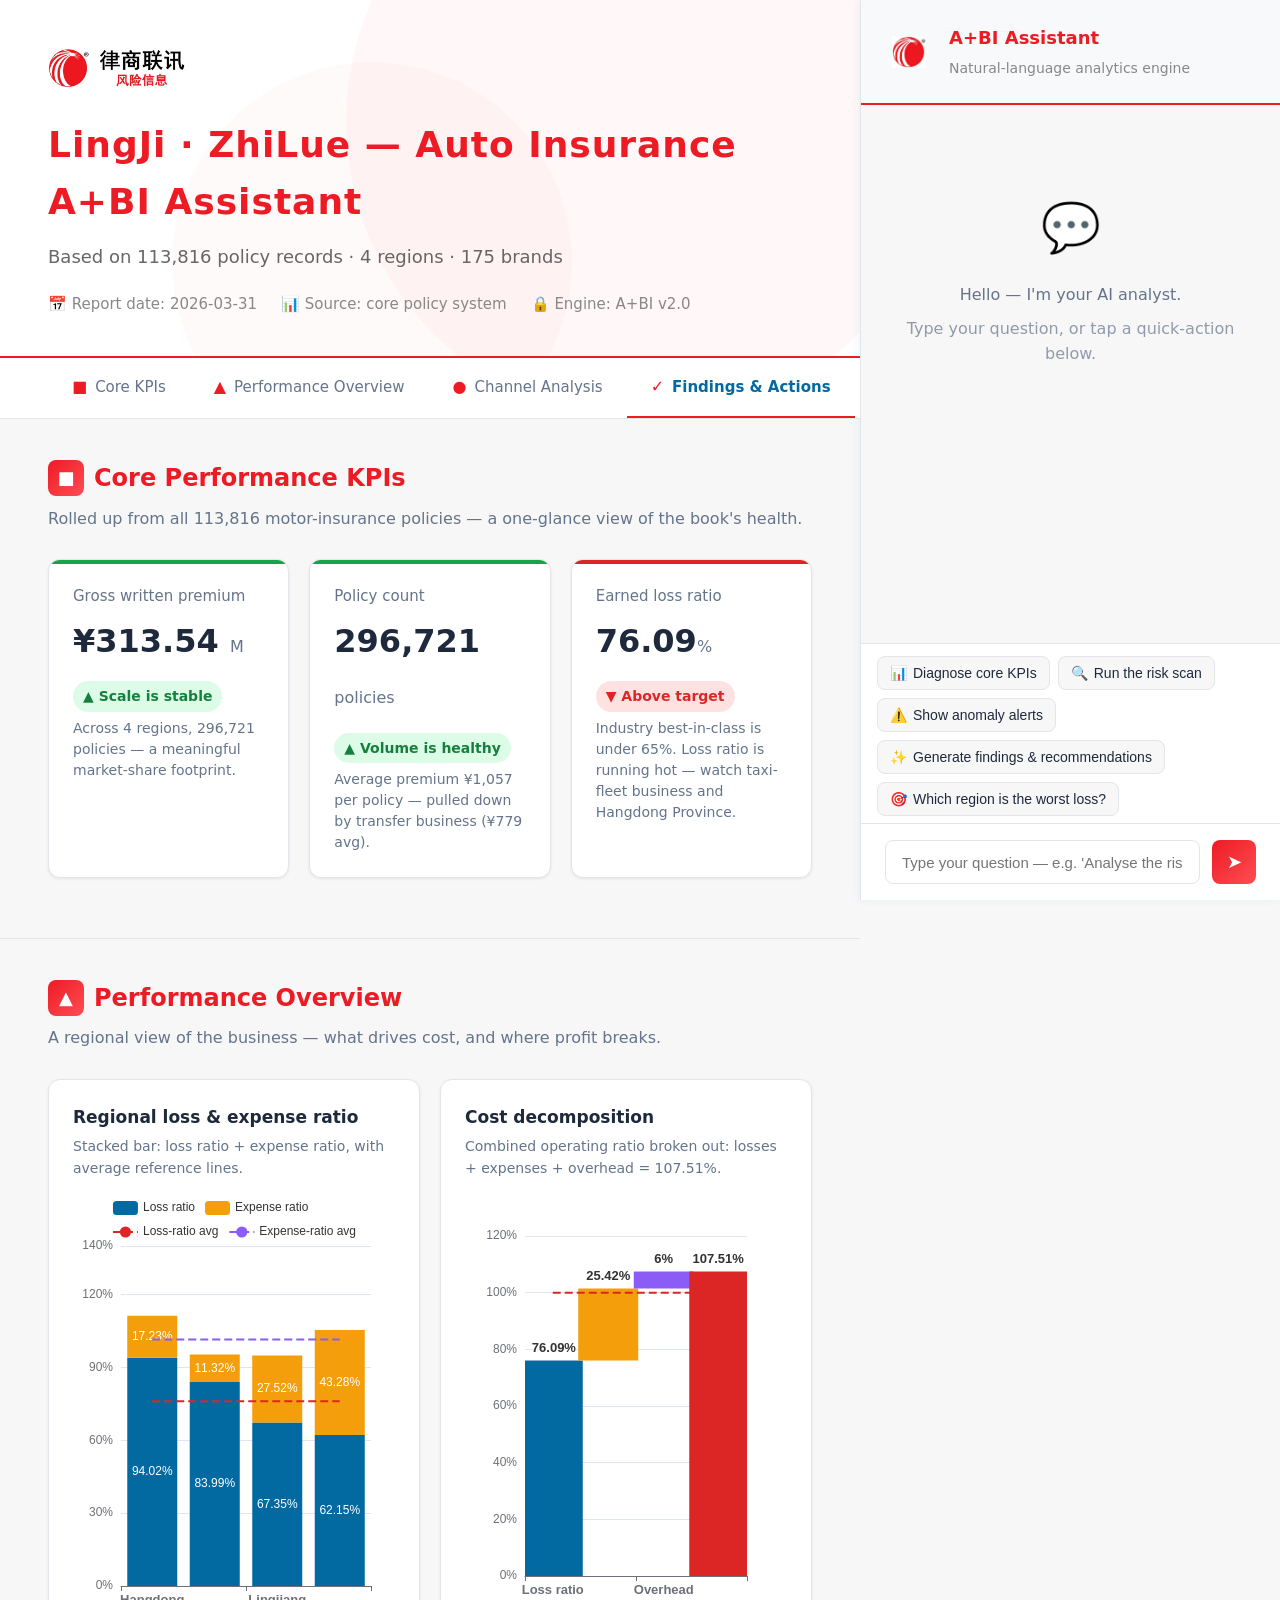
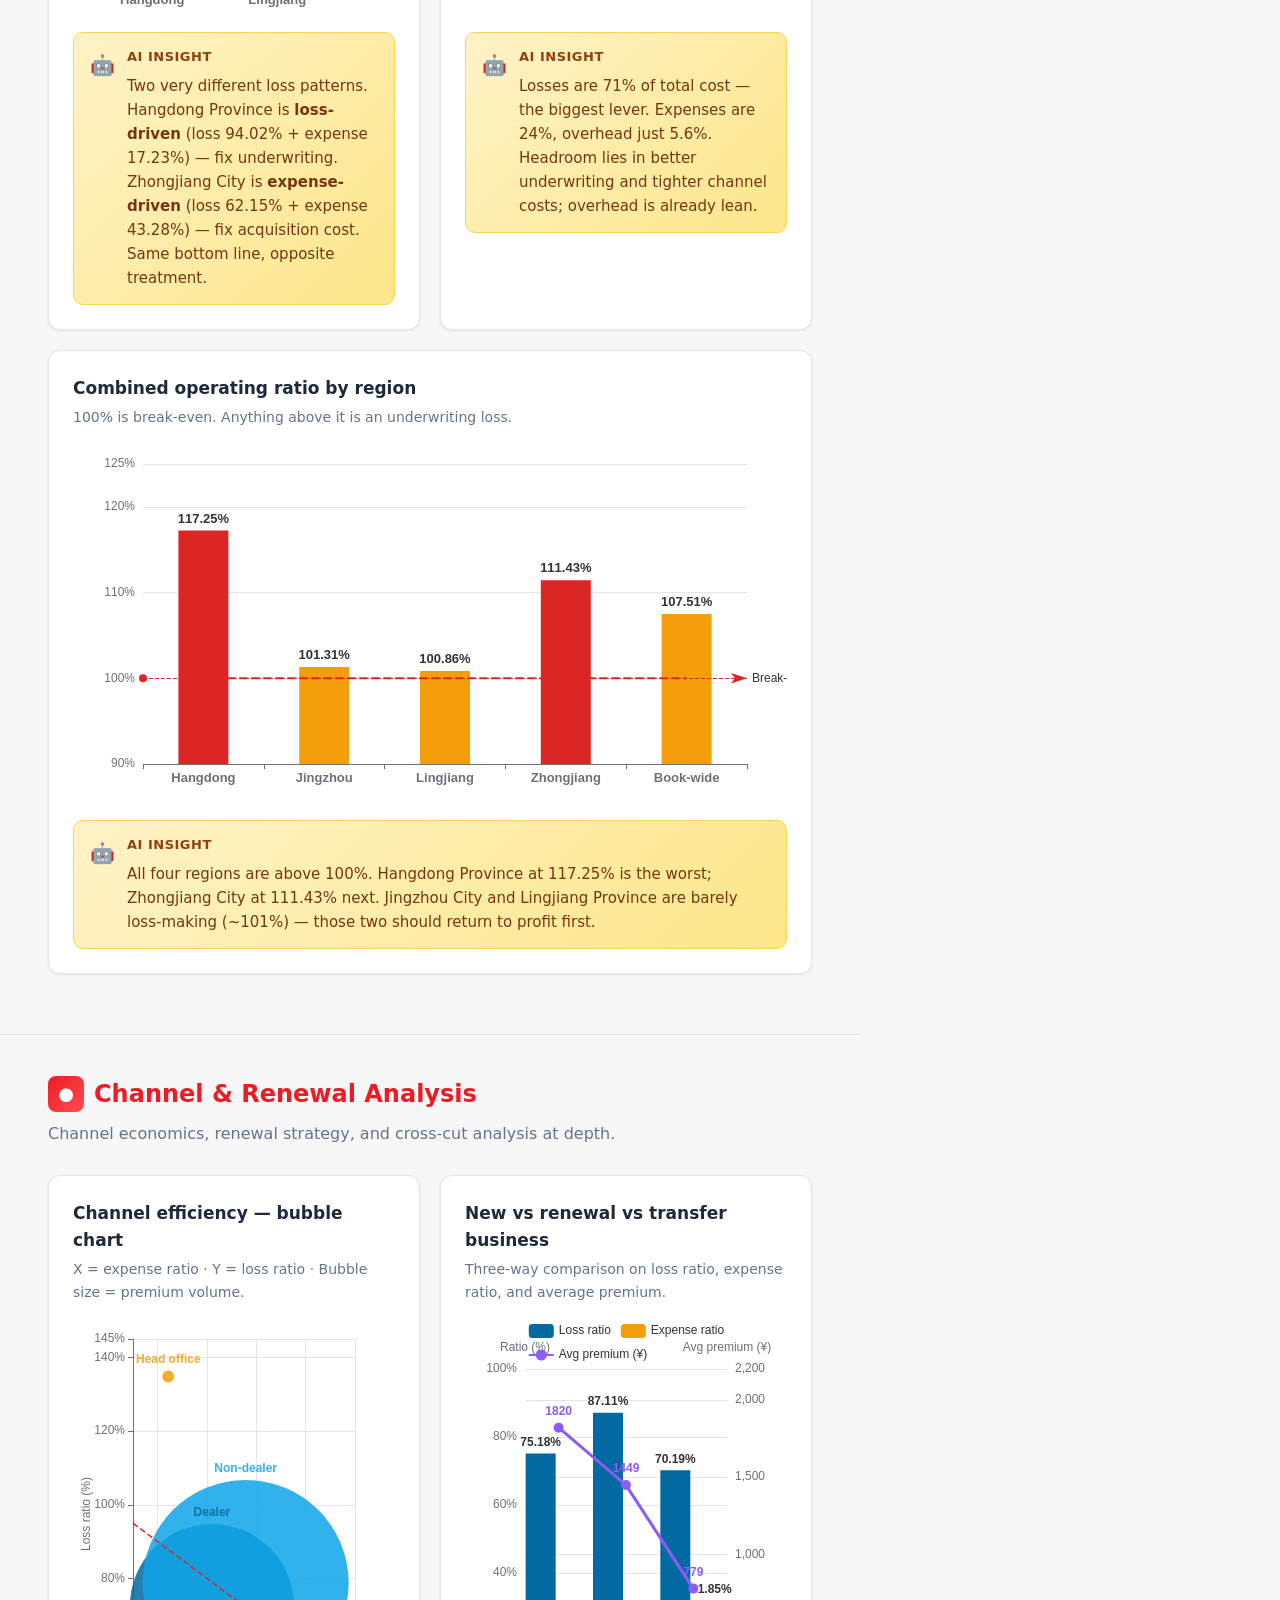
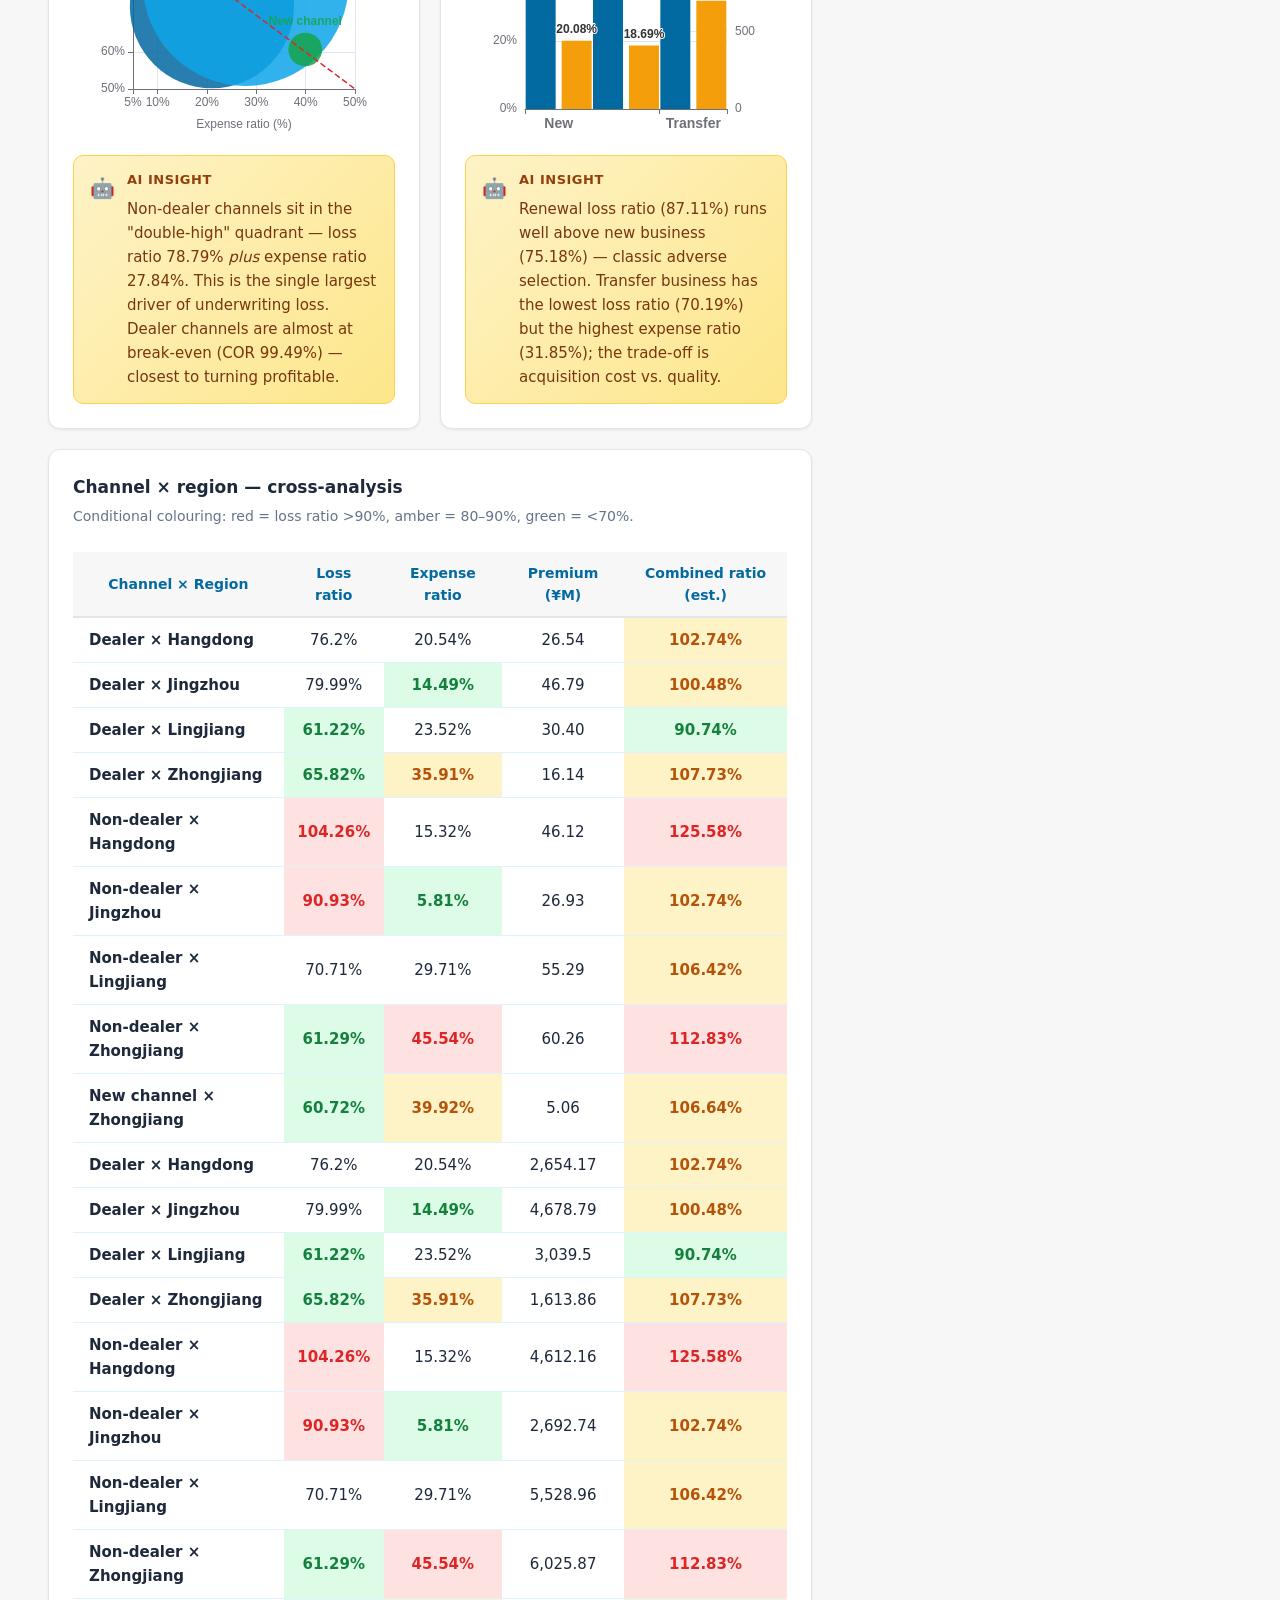
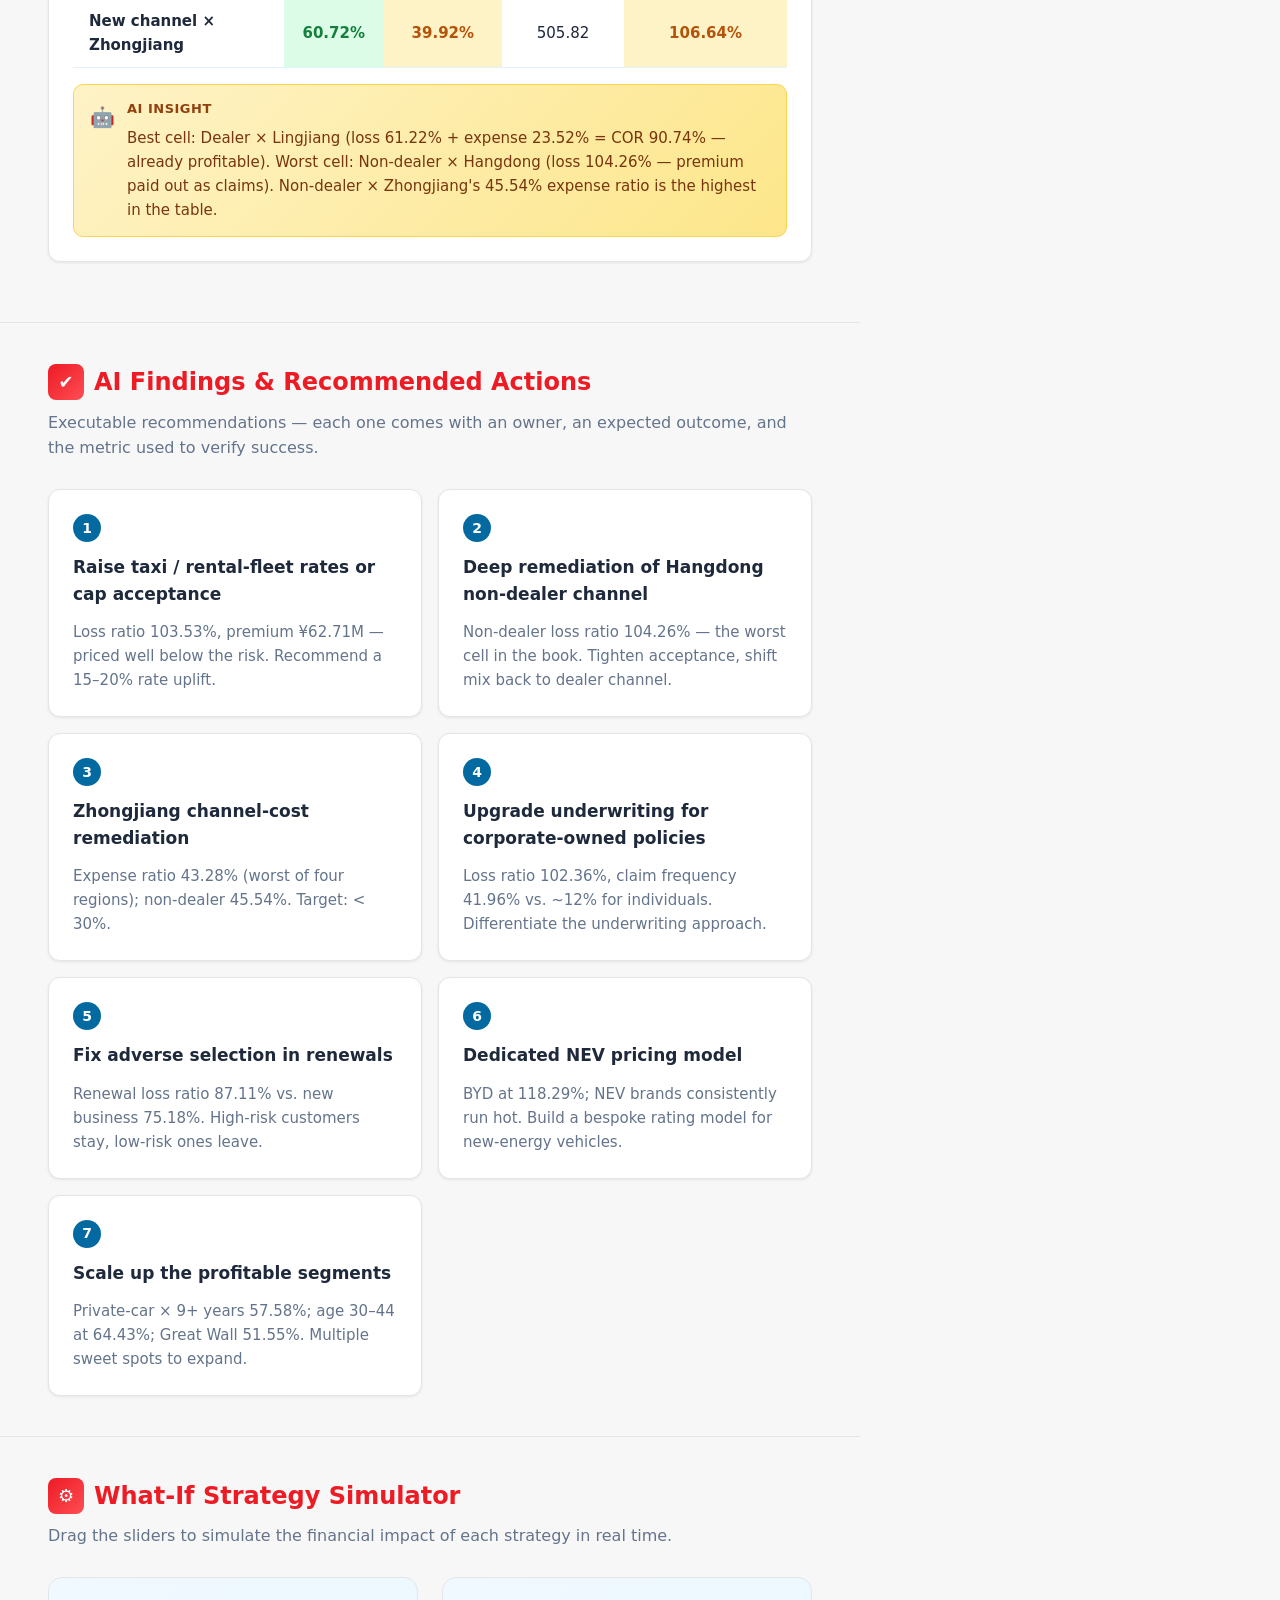
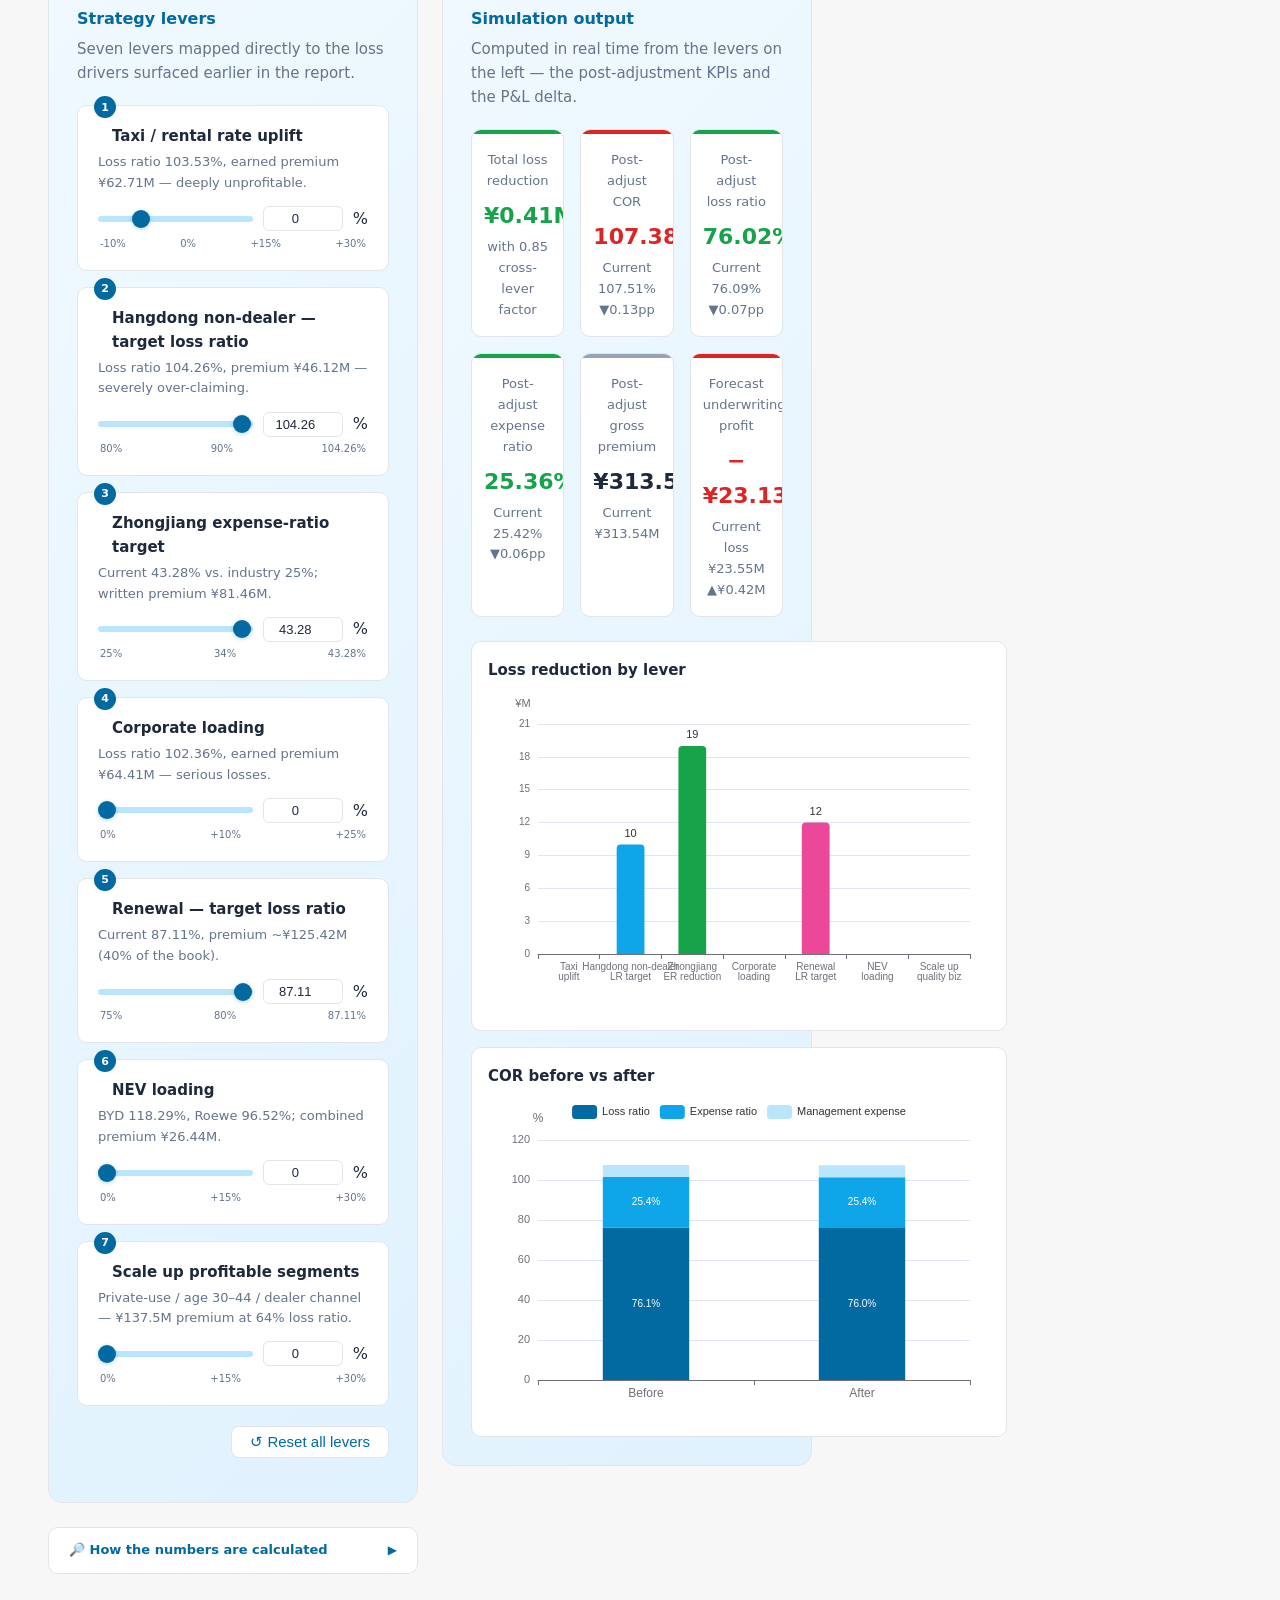
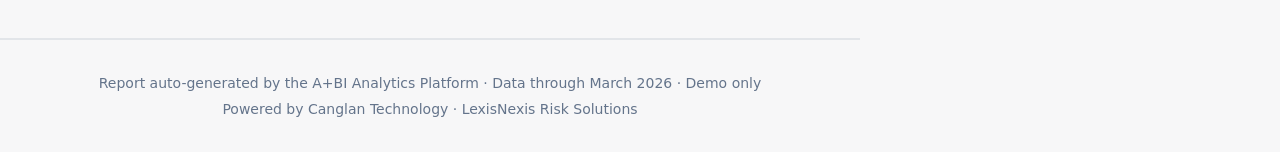
<file: LingJi-ZhiLue-Auto-Insurance-A+BI-Assistant.html>
<!DOCTYPE html>
<!-- saved from url=(0083)https://space-5a373547a9797cb3cf9935e38102ea4d.canglan.site/abi/demo-report-v3.html -->
<html lang="en-GB"><head><meta http-equiv="Content-Type" content="text/html; charset=UTF-8">

<meta name="viewport" content="width=device-width, initial-scale=1.0">
<title>LingJi · ZhiLue — Auto Insurance A+BI Assistant</title>
<link rel="icon" type="image/svg+xml" href="data:image/svg+xml,%3Csvg xmlns=&#39;http://www.w3.org/2000/svg&#39; viewBox=&#39;0 0 32 32&#39;%3E%3Crect width=&#39;32&#39; height=&#39;32&#39; rx=&#39;6&#39; fill=&#39;%230369A1&#39;/%3E%3Ctext x=&#39;16&#39; y=&#39;23&#39; text-anchor=&#39;middle&#39; font-family=&#39;system-ui&#39; font-size=&#39;18&#39; font-weight=&#39;800&#39; fill=&#39;white&#39;%3EAI%3C/text%3E%3C/svg%3E">
<script src="./灵玑 · 智略：车险 A+BI 智能助理_files/echarts.min.js"></script>
<style>
:root {
  --primary: #0369A1;
  --secondary: #0EA5E9;
  --accent: #16A34A;
  --bg: #F7F7F8;
  --card-bg: #FFFFFF;
  --text: #1E293B;
  --muted: #64748B;
  --border: #E2E5E9;
  --error: #DC2626;
  --warning: #F59E0B;
  --purple: #8B5CF6;
  --pink: #EC4899;
  --cyan: #06B6D4;
}

* {
  margin: 0;
  padding: 0;
  box-sizing: border-box;
}

html {
  scroll-behavior: smooth;
  scroll-padding-top: 64px;
}

body {
  font-family: -apple-system, BlinkMacSystemFont, "PingFang SC", "Hiragino Sans GB", "Microsoft YaHei", system-ui, sans-serif;
  background: var(--bg);
  color: var(--text);
  line-height: 1.6;
  font-size: 16px;
}

/* Main Content */
.main {
  margin-left: 0;
  margin-right: 420px;
  min-height: 100vh;
}

/* Header */
.header-logo {
  height: 40px;
  margin-bottom: 20px;
  position: relative;
  z-index: 1;
}

.report-header {
  background: #ffffff;
  color: #333;
  padding: 48px 48px 40px;
  position: relative;
  overflow: hidden;
  border-bottom: 2px solid #ed1b24;
}

.report-header::before {
  content: '';
  position: absolute;
  top: -50%;
  right: -10%;
  width: 600px;
  height: 600px;
  border-radius: 50%;
  background: rgba(237, 27, 36, 0.03);
}

.report-header::after {
  content: '';
  position: absolute;
  bottom: -30%;
  left: 20%;
  width: 400px;
  height: 400px;
  border-radius: 50%;
  background: rgba(237, 27, 36, 0.02);
}

.report-header h1 {
  font-size: 36px;
  font-weight: 800;
  margin-bottom: 12px;
  position: relative;
  z-index: 1;
  letter-spacing: 1px;
  color: #ed1b24;
}

.report-header .subtitle {
  font-size: 18px;
  color: #666;
  position: relative;
  z-index: 1;
  font-weight: 400;
}

.report-header .meta {
  margin-top: 20px;
  display: flex;
  gap: 24px;
  font-size: 15px;
  color: #888;
  position: relative;
  z-index: 1;
}

.report-header .meta span {
  display: flex;
  align-items: center;
  gap: 6px;
}

/* Top Tab Navigation */
.top-tabs {
  position: sticky;
  top: 0;
  z-index: 999;
  background: var(--card-bg);
  border-bottom: 1px solid var(--border);
  transition: box-shadow 0.3s;
}

.top-tabs.scrolled {
  box-shadow: 0 2px 8px rgba(3, 105, 161, 0.1);
}

.tabs-container {
  display: flex;
  gap: 0;
  padding: 0 48px;
  overflow-x: auto;
}

.tab-item {
  display: flex;
  align-items: center;
  gap: 8px;
  padding: 16px 24px;
  color: var(--muted);
  text-decoration: none;
  font-size: 15px;
  font-weight: 500;
  border-bottom: 3px solid transparent;
  transition: all 0.2s;
  white-space: nowrap;
}

.tab-item:hover {
  color: var(--primary);
  background: var(--bg);
}

.tab-item.active {
  color: var(--primary);
  border-bottom-color: #ed1b24;
  font-weight: 600;
}

.tab-icon {
  font-size: 16px;
  color: #ed1b24;
}

/* Sections */
.section {
  padding: 40px 48px;
  border-bottom: 1px solid var(--border);
}

.section-title {
  font-size: 24px;
  font-weight: 700;
  color: #ed1b24;
  margin-bottom: 8px;
  display: flex;
  align-items: center;
  gap: 10px;
}

.section-title .icon {
  width: 36px;
  height: 36px;
  background: linear-gradient(135deg, #ed1b24, #ff4d54);
  color: white;
  border-radius: 8px;
  display: flex;
  align-items: center;
  justify-content: center;
  font-size: 18px;
}

.section-desc {
  color: var(--muted);
  font-size: 16px;
  margin-bottom: 28px;
}

/* KPI Cards */
.kpi-grid {
  display: grid;
  grid-template-columns: repeat(3, 1fr);
  gap: 20px;
  margin-bottom: 20px;
}

.kpi-card {
  background: var(--card-bg);
  border-radius: 12px;
  padding: 24px;
  border: 1px solid var(--border);
  box-shadow: 0 1px 3px rgba(0,0,0,0.08);
  position: relative;
  overflow: hidden;
  transition: transform 0.2s, box-shadow 0.2s;
}

.kpi-card:hover {
  transform: translateY(-2px);
  box-shadow: 0 4px 12px rgba(3, 105, 161, 0.12);
}

.kpi-card .kpi-label {
  font-size: 15px;
  color: var(--muted);
  font-weight: 500;
  margin-bottom: 8px;
}

.kpi-card .kpi-value {
  font-size: 32px;
  font-weight: 800;
  color: var(--text);
  margin-bottom: 4px;
}

.kpi-card .kpi-unit {
  font-size: 16px;
  font-weight: 500;
  color: var(--muted);
}

.kpi-card .kpi-status {
  display: inline-flex;
  align-items: center;
  gap: 4px;
  font-size: 14px;
  font-weight: 600;
  padding: 4px 10px;
  border-radius: 20px;
  margin-top: 10px;
}

.kpi-card .kpi-status.good {
  background: #DCFCE7;
  color: #15803D;
}

.kpi-card .kpi-status.bad {
  background: #FEE2E2;
  color: #DC2626;
}

.kpi-card .kpi-status.warn {
  background: #FEF3C7;
  color: #B45309;
}

.kpi-card .kpi-bar {
  position: absolute;
  top: 0;
  left: 0;
  right: 0;
  height: 4px;
}

.kpi-card .kpi-bar.good { background: var(--accent); }
.kpi-card .kpi-bar.bad { background: var(--error); }
.kpi-card .kpi-bar.warn { background: var(--warning); }

.kpi-card .kpi-judge {
  font-size: 14px;
  color: var(--muted);
  margin-top: 6px;
  line-height: 1.5;
}

/* Chart Container */
.chart-row {
  display: grid;
  grid-template-columns: 1fr 1fr;
  gap: 20px;
  margin-bottom: 20px;
}

.chart-row.triple {
  grid-template-columns: 1fr 1fr 1fr;
}

.chart-row.single {
  grid-template-columns: 1fr;
}

.chart-card {
  background: var(--card-bg);
  border-radius: 12px;
  border: 1px solid var(--border);
  box-shadow: 0 1px 3px rgba(0,0,0,0.08);
  padding: 24px;
}

.chart-card h3 {
  font-size: 17px;
  font-weight: 600;
  color: var(--text);
  margin-bottom: 4px;
}

.chart-card .chart-subtitle {
  font-size: 14px;
  color: var(--muted);
  margin-bottom: 16px;
}

.chart-box {
  width: 100%;
  height: 420px;
}

.chart-box.tall {
  height: 500px;
}

.chart-box.short {
  height: 360px;
}

/* Anomaly Cards */
.anomaly-grid {
  display: grid;
  grid-template-columns: 1fr 1fr;
  gap: 16px;
}

.anomaly-card {
  background: var(--card-bg);
  border-radius: 10px;
  border: 1px solid var(--border);
  box-shadow: 0 1px 3px rgba(0,0,0,0.08);
  padding: 20px 20px 20px 24px;
  position: relative;
  overflow: hidden;
}

.anomaly-card::before {
  content: '';
  position: absolute;
  left: 0;
  top: 0;
  bottom: 0;
  width: 4px;
}

.anomaly-card.high::before { background: var(--error); }
.anomaly-card.medium::before { background: var(--warning); }

.anomaly-card .anomaly-header {
  display: flex;
  align-items: center;
  gap: 8px;
  margin-bottom: 8px;
}

.anomaly-card .severity-badge {
  font-size: 13px;
  font-weight: 700;
  padding: 2px 8px;
  border-radius: 4px;
  text-transform: uppercase;
}

.anomaly-card .severity-badge.high {
  background: #FEE2E2;
  color: var(--error);
}

.anomaly-card .severity-badge.medium {
  background: #FEF3C7;
  color: #B45309;
}

.anomaly-card .anomaly-title {
  font-size: 16px;
  font-weight: 700;
  color: var(--text);
}

.anomaly-card .anomaly-desc {
  font-size: 15px;
  color: var(--muted);
  line-height: 1.6;
}

.anomaly-card .anomaly-impact {
  margin-top: 8px;
  font-size: 14px;
  color: var(--error);
  font-weight: 600;
}

.anomaly-card.medium .anomaly-impact {
  color: #B45309;
}

/* Findings Cards */
.finding-grid {
  display: grid;
  grid-template-columns: repeat(2, 1fr);
  gap: 16px;
}

.finding-card {
  background: var(--card-bg);
  border-radius: 12px;
  border: 1px solid var(--border);
  box-shadow: 0 1px 3px rgba(0,0,0,0.08);
  padding: 24px;
}

.finding-card .finding-number {
  display: inline-flex;
  align-items: center;
  justify-content: center;
  width: 28px;
  height: 28px;
  background: var(--primary);
  color: white;
  font-size: 14px;
  font-weight: 700;
  border-radius: 50%;
  margin-bottom: 12px;
}

.finding-card h4 {
  font-size: 17px;
  font-weight: 700;
  color: var(--text);
  margin-bottom: 12px;
}

.finding-detail {
  display: grid;
  grid-template-columns: repeat(2, 1fr);
  gap: 12px;
}

.finding-detail .fd-item {
  background: var(--bg);
  border-radius: 8px;
  padding: 12px 16px;
}

.finding-detail .fd-item .fd-label {
  font-size: 13px;
  font-weight: 700;
  color: var(--primary);
  text-transform: uppercase;
  letter-spacing: 0.5px;
  margin-bottom: 4px;
}

.finding-detail .fd-item .fd-text {
  font-size: 15px;
  color: var(--text);
  line-height: 1.6;
}

/* Q&A Chat */
.qa-container {
  max-width: 900px;
  margin: 0 auto;
}

.qa-item {
  margin-bottom: 32px;
}

.qa-question {
  display: flex;
  justify-content: flex-end;
  margin-bottom: 16px;
}

.qa-question .bubble {
  background: var(--primary);
  color: white;
  padding: 14px 20px;
  border-radius: 18px 18px 4px 18px;
  max-width: 70%;
  font-size: 14px;
  font-weight: 500;
  line-height: 1.5;
  box-shadow: 0 2px 8px rgba(3, 105, 161, 0.2);
}

.qa-answer {
  display: flex;
  gap: 12px;
  align-items: flex-start;
}

.qa-avatar {
  width: 36px;
  height: 36px;
  border-radius: 10px;
  background: linear-gradient(135deg, var(--primary), var(--secondary));
  color: white;
  display: flex;
  align-items: center;
  justify-content: center;
  font-size: 14px;
  font-weight: 800;
  flex-shrink: 0;
}

.qa-answer .answer-card {
  background: var(--card-bg);
  border: 1px solid var(--border);
  border-radius: 4px 18px 18px 18px;
  padding: 20px 24px;
  max-width: 80%;
  box-shadow: 0 1px 3px rgba(0,0,0,0.08);
}

.qa-answer .answer-card p {
  font-size: 14px;
  color: var(--text);
  line-height: 1.8;
  margin-bottom: 8px;
}

.qa-answer .answer-card p:last-child {
  margin-bottom: 0;
}

.qa-answer .answer-card .highlight {
  color: var(--error);
  font-weight: 700;
}

.qa-answer .answer-card .good-hl {
  color: var(--accent);
  font-weight: 700;
}

.qa-answer .answer-card .key-metric {
  display: inline-block;
  background: var(--bg);
  padding: 2px 8px;
  border-radius: 4px;
  font-weight: 600;
  font-size: 13px;
  color: var(--primary);
  margin: 0 2px;
}

.qa-answer .answer-card ul {
  margin: 8px 0;
  padding-left: 20px;
}

.qa-answer .answer-card li {
  font-size: 13px;
  color: var(--text);
  line-height: 1.8;
}

.qa-chart-box {
  width: 100%;
  height: 300px;
  margin: 12px 0;
}

/* Cross Table */
.data-table {
  width: 100%;
  border-collapse: collapse;
  font-size: 15px;
  margin-top: 8px;
}

.data-table th {
  background: var(--bg);
  color: var(--primary);
  font-weight: 700;
  padding: 10px 12px;
  text-align: center;
  border-bottom: 2px solid var(--border);
  font-size: 14px;
}

.data-table td {
  padding: 10px 12px;
  text-align: center;
  border-bottom: 1px solid #E0F2FE;
}

.data-table tr:hover td {
  background: #F0F9FF;
}

.cell-good { background: #DCFCE7 !important; color: #15803D; font-weight: 600; }
.cell-warn { background: #FEF3C7 !important; color: #B45309; font-weight: 600; }
.cell-bad { background: #FEE2E2 !important; color: #DC2626; font-weight: 600; }


/* Footer */
.report-footer {
  padding: 32px 48px;
  text-align: center;
  color: var(--muted);
  font-size: 14px;
  border-top: 1px solid var(--border);
}

/* Responsive Scrollbar */
.sidebar::-webkit-scrollbar {
  width: 4px;
}
.sidebar::-webkit-scrollbar-thumb {
  background: var(--border);
  border-radius: 2px;
}

/* ==================== Simulator ==================== */
.sim-layout {
  display: grid;
  grid-template-columns: 1fr 1fr;
  gap: 24px;
  align-items: start;
}
.sim-left, .sim-right {
  min-width: 0;
}
.sim-panel {
  background: linear-gradient(135deg, #F0F9FF 0%, #E0F2FE 100%);
  border: 1px solid var(--border);
  border-radius: 14px;
  padding: 28px;
  backdrop-filter: blur(6px);
}
.sim-panel-title {
  font-size: 16px;
  font-weight: 700;
  color: var(--primary);
  margin-bottom: 6px;
}
.sim-panel-desc {
  font-size: 15px;
  color: var(--muted);
  margin-bottom: 20px;
}
.sim-controls-grid {
  display: grid;
  grid-template-columns: 1fr;
  gap: 16px;
  margin-bottom: 20px;
}
.sim-ctrl-card {
  background: var(--card-bg);
  border: 1px solid var(--border);
  border-radius: 10px;
  padding: 18px 20px;
  position: relative;
}
.sim-ctrl-num {
  position: absolute;
  top: -10px;
  left: 16px;
  width: 22px;
  height: 22px;
  background: var(--primary);
  color: #fff;
  font-size: 11px;
  font-weight: 700;
  border-radius: 50%;
  display: flex;
  align-items: center;
  justify-content: center;
}
.sim-ctrl-title {
  font-size: 15px;
  font-weight: 600;
  color: var(--text);
  margin-bottom: 4px;
  padding-left: 14px;
}
.sim-ctrl-hint {
  font-size: 13px;
  color: var(--muted);
  margin-bottom: 12px;
}
.sim-slider-row {
  display: flex;
  align-items: center;
  gap: 10px;
}
.sim-slider-row input[type="range"] {
  flex: 1;
  -webkit-appearance: none;
  appearance: none;
  height: 6px;
  background: #BAE6FD;
  border-radius: 3px;
  outline: none;
}
.sim-slider-row input[type="range"]::-webkit-slider-thumb {
  -webkit-appearance: none;
  appearance: none;
  width: 18px;
  height: 18px;
  background: var(--primary);
  border-radius: 50%;
  cursor: pointer;
  box-shadow: 0 1px 4px rgba(3,105,161,0.3);
}
.sim-slider-row input[type="range"]::-moz-range-thumb {
  width: 18px;
  height: 18px;
  background: var(--primary);
  border-radius: 50%;
  cursor: pointer;
  border: none;
  box-shadow: 0 1px 4px rgba(3,105,161,0.3);
}
.sim-slider-row input[type="number"] {
  width: 80px;
  text-align: center;
  border: 1px solid var(--border);
  border-radius: 6px;
  padding: 4px 6px;
  font-size: 13px;
  color: var(--text);
  background: #fff;
  outline: none;
}
.sim-slider-row input[type="number"]:focus {
  border-color: var(--primary);
  box-shadow: 0 0 0 2px rgba(3,105,161,0.15);
}
.sim-ticks {
  display: flex;
  justify-content: space-between;
  font-size: 10px;
  color: var(--muted);
  margin-top: 4px;
  padding: 0 2px;
}
.sim-formula-card {
  background: var(--card-bg);
  border: 1px solid var(--border);
  border-radius: 10px;
  margin-bottom: 24px;
  overflow: hidden;
}
.sim-formula-toggle {
  display: flex;
  align-items: center;
  justify-content: space-between;
  padding: 12px 20px;
  cursor: pointer;
  font-size: 13px;
  font-weight: 600;
  color: var(--primary);
  user-select: none;
}
.sim-formula-toggle:hover {
  background: #F0F9FF;
}
.sim-formula-toggle .arrow {
  transition: transform 0.2s;
  font-size: 12px;
}
.sim-formula-toggle .arrow.open {
  transform: rotate(90deg);
}
.sim-formula-body {
  display: none;
  padding: 0 20px 16px;
  font-size: 12px;
  color: var(--muted);
  line-height: 1.8;
}
.sim-formula-body.open {
  display: block;
}
.sim-formula-body code {
  background: #F0F9FF;
  padding: 1px 5px;
  border-radius: 3px;
  font-size: 11px;
  color: var(--primary);
}
.sim-metric-grid {
  display: grid;
  grid-template-columns: repeat(3, 1fr);
  gap: 16px;
  margin-bottom: 24px;
}
.sim-metric-card {
  background: var(--card-bg);
  border: 1px solid var(--border);
  border-radius: 10px;
  padding: 0;
  overflow: hidden;
  text-align: center;
}
.sim-metric-bar {
  height: 4px;
  background: #94A3B8;
}
.sim-metric-bar.green { background: var(--accent); }
.sim-metric-bar.red { background: var(--error); }
.sim-metric-bar.gradient { background: linear-gradient(90deg, var(--error), var(--accent)); }
.sim-metric-body {
  padding: 16px 12px;
}
.sim-metric-label {
  font-size: 13px;
  color: var(--muted);
  margin-bottom: 6px;
}
.sim-metric-value {
  font-size: 22px;
  font-weight: 700;
  color: var(--text);
}
.sim-metric-value.green { color: var(--accent); }
.sim-metric-value.red { color: var(--error); }
.sim-metric-sub {
  font-size: 13px;
  color: var(--muted);
  margin-top: 4px;
}
.sim-charts-row {
  display: grid;
  grid-template-columns: 1fr;
  gap: 16px;
}
.sim-chart-box {
  background: var(--card-bg);
  border: 1px solid var(--border);
  border-radius: 10px;
  padding: 16px;
}
.sim-chart-title {
  font-size: 15px;
  font-weight: 600;
  color: var(--text);
  margin-bottom: 12px;
}
.sim-reset-row {
  text-align: right;
  margin-bottom: 16px;
}
.sim-reset-btn {
  background: var(--card-bg);
  border: 1px solid var(--border);
  border-radius: 8px;
  padding: 6px 18px;
  font-size: 15px;
  color: var(--primary);
  cursor: pointer;
  font-weight: 500;
}
.sim-reset-btn:hover {
  background: #F0F9FF;
  border-color: var(--primary);
}

@media (max-width: 960px) {
  .sim-layout { grid-template-columns: 1fr; }
  .sim-metric-grid { grid-template-columns: repeat(3, 1fr); }
  .sim-charts-row { grid-template-columns: 1fr; }
  .finding-grid { grid-template-columns: 1fr; }
}
@media (max-width: 600px) {
  .sim-metric-grid { grid-template-columns: 1fr 1fr; }
}

/* ==================== AI Demo Interaction Styles ==================== */

/* Typing cursor animation */
@keyframes blink-cursor {
  0%, 100% { opacity: 1; }
  50% { opacity: 0; }
}
.ai-cursor::after {
  content: '|';
  animation: blink-cursor 0.8s infinite;
  color: var(--primary);
  font-weight: 300;
  margin-left: 2px;
}

/* Thinking dots animation */
@keyframes bounce-dot {
  0%, 80%, 100% { transform: translateY(0); }
  40% { transform: translateY(-8px); }
}
.thinking-dots {
  display: flex;
  align-items: center;
  gap: 6px;
  padding: 16px 20px;
}
.thinking-dots .dot {
  width: 8px;
  height: 8px;
  background: var(--primary);
  border-radius: 50%;
  animation: bounce-dot 1.2s infinite;
}
.thinking-dots .dot:nth-child(2) { animation-delay: 0.15s; }
.thinking-dots .dot:nth-child(3) { animation-delay: 0.3s; }
.thinking-dots-label {
  font-size: 13px;
  color: var(--muted);
  margin-left: 8px;
}

/* Fade slide up animation */
@keyframes fadeSlideUp {
  from {
    opacity: 0;
    transform: translateY(24px);
  }
  to {
    opacity: 1;
    transform: translateY(0);
  }
}
.ai-hidden {
  opacity: 0;
  transform: translateY(24px);
}
.ai-reveal {
  animation: fadeSlideUp 0.5s ease forwards;
}

/* Scan progress bar */
@keyframes scanProgress {
  0% { width: 0%; }
  100% { width: 100%; }
}
.scan-progress-bar {
  height: 4px;
  background: linear-gradient(90deg, var(--primary), var(--secondary), var(--cyan));
  border-radius: 2px;
  animation: scanProgress 2s ease-in-out forwards;
}
.scan-progress-container {
  background: #E0F2FE;
  border-radius: 2px;
  overflow: hidden;
  margin: 12px 0;
  display: none;
}
.scan-status-text {
  font-size: 12px;
  color: var(--primary);
  margin-top: 8px;
  font-weight: 500;
  display: none;
}

/* AI Action Button */
.ai-action-btn {
  display: inline-flex;
  align-items: center;
  gap: 8px;
  padding: 12px 28px;
  background: linear-gradient(135deg, var(--primary), var(--secondary));
  color: white;
  border: none;
  border-radius: 24px;
  font-size: 14px;
  font-weight: 600;
  cursor: pointer;
  transition: all 0.3s;
  box-shadow: 0 4px 16px rgba(3, 105, 161, 0.3);
  position: relative;
  overflow: hidden;
}
.ai-action-btn:hover {
  transform: translateY(-2px);
  box-shadow: 0 6px 20px rgba(3, 105, 161, 0.4);
}
.ai-action-btn:active {
  transform: translateY(0);
}
.ai-action-btn:disabled {
  opacity: 0.7;
  cursor: not-allowed;
  transform: none;
  box-shadow: 0 2px 8px rgba(3, 105, 161, 0.15);
}
.ai-action-btn .btn-icon {
  font-size: 16px;
}
.ai-action-btn-container {
  text-align: center;
  margin: 24px 0 16px;
}

/* Small expand button on finding cards */
.ai-expand-btn {
  display: inline-flex;
  align-items: center;
  gap: 4px;
  padding: 4px 12px;
  background: #E0F2FE;
  color: var(--primary);
  border: 1px solid var(--border);
  border-radius: 14px;
  font-size: 11px;
  font-weight: 600;
  cursor: pointer;
  transition: all 0.2s;
  margin-left: 8px;
  vertical-align: middle;
}
.ai-expand-btn:hover {
  background: var(--primary);
  color: white;
}
.ai-expand-btn:disabled {
  opacity: 0.5;
  cursor: not-allowed;
}

/* Anomaly Summary Card */
.anomaly-summary {
  background: linear-gradient(135deg, #F0F9FF 0%, #E0F2FE 100%);
  border: 1px solid var(--border);
  border-radius: 14px;
  padding: 32px;
  text-align: center;
  margin-bottom: 24px;
}
.anomaly-summary .summary-icon {
  font-size: 48px;
  margin-bottom: 16px;
}
.anomaly-summary .summary-title {
  font-size: 18px;
  font-weight: 700;
  color: var(--text);
  margin-bottom: 8px;
}
.anomaly-summary .summary-stats {
  display: flex;
  justify-content: center;
  gap: 32px;
  margin: 16px 0;
}
.anomaly-summary .summary-stat {
  text-align: center;
}
.anomaly-summary .summary-stat .stat-value {
  font-size: 28px;
  font-weight: 800;
  color: var(--primary);
}
.anomaly-summary .summary-stat .stat-label {
  font-size: 12px;
  color: var(--muted);
  margin-top: 2px;
}
.anomaly-summary .summary-desc {
  font-size: 13px;
  color: var(--muted);
  margin-bottom: 16px;
}

/* KPI Diagnosis */
.kpi-diagnosis {
  background: linear-gradient(135deg, #F0F9FF 0%, #E0F2FE 100%);
  border: 1px solid var(--border);
  border-radius: 12px;
  padding: 20px 24px;
  margin-top: 16px;
  font-size: 14px;
  color: var(--text);
  line-height: 1.8;
  display: none;
}
.kpi-diagnosis .diagnosis-label {
  display: inline-flex;
  align-items: center;
  gap: 6px;
  font-weight: 700;
  color: var(--primary);
  margin-bottom: 4px;
}

/* Risk Placeholder Card */
.risk-placeholder {
  background: linear-gradient(135deg, #F0F9FF 0%, #E0F2FE 100%);
  border: 1px solid var(--border);
  border-radius: 14px;
  padding: 48px 32px;
  text-align: center;
  margin-bottom: 24px;
}
.risk-placeholder .placeholder-icon {
  font-size: 56px;
  margin-bottom: 16px;
}
.risk-placeholder .placeholder-title {
  font-size: 18px;
  font-weight: 700;
  color: var(--text);
  margin-bottom: 8px;
}
.risk-placeholder .placeholder-desc {
  font-size: 13px;
  color: var(--muted);
  max-width: 500px;
  margin: 0 auto 20px;
  line-height: 1.7;
}

/* Finding Card Collapsed State */
.finding-card.collapsed .finding-detail {
  display: none;
}
.finding-card .finding-detail {
  animation: fadeSlideUp 0.4s ease forwards;
}
.finding-card .finding-summary {
  font-size: 15px;
  color: var(--muted);
  line-height: 1.6;
  margin-top: 4px;
}
.finding-card.collapsed .finding-summary {
  display: block;
}
.finding-card:not(.collapsed) .finding-summary {
  display: none;
}

/* Chat Interface */
.chat-container {
  max-width: 900px;
  margin: 0 auto;
}
.chat-messages {
  min-height: 200px;
  margin-bottom: 20px;
}
.chat-empty-state {
  text-align: center;
  padding: 48px 20px;
  color: var(--muted);
}
.chat-empty-state .empty-icon {
  font-size: 56px;
  margin-bottom: 16px;
}
.chat-empty-state .empty-title {
  font-size: 18px;
  font-weight: 700;
  color: var(--text);
  margin-bottom: 8px;
}
.chat-empty-state .empty-desc {
  font-size: 13px;
  color: var(--muted);
}
.chat-quick-chips {
  display: flex;
  flex-wrap: wrap;
  gap: 10px;
  justify-content: center;
  margin: 24px 0;
}
.chat-chip {
  padding: 10px 18px;
  background: var(--card-bg);
  border: 1px solid var(--border);
  border-radius: 20px;
  font-size: 13px;
  color: var(--text);
  cursor: pointer;
  transition: all 0.2s;
  font-weight: 500;
  max-width: 280px;
  text-align: left;
}
.chat-chip:hover {
  background: #E0F2FE;
  border-color: var(--primary);
  color: var(--primary);
  transform: translateY(-1px);
  box-shadow: 0 2px 8px rgba(3, 105, 161, 0.12);
}
.chat-chip:disabled {
  opacity: 0.5;
  cursor: not-allowed;
  transform: none;
}
.chat-input-area {
  display: flex;
  gap: 12px;
  padding: 16px;
  background: var(--card-bg);
  border: 1px solid var(--border);
  border-radius: 16px;
  box-shadow: 0 2px 8px rgba(0,0,0,0.06);
}
.chat-input-area input {
  flex: 1;
  border: none;
  outline: none;
  font-size: 14px;
  color: var(--text);
  background: transparent;
  font-family: inherit;
}
.chat-input-area input::placeholder {
  color: #94A3B8;
}
.chat-send-btn {
  padding: 8px 20px;
  background: linear-gradient(135deg, var(--primary), var(--secondary));
  color: white;
  border: none;
  border-radius: 10px;
  font-size: 13px;
  font-weight: 600;
  cursor: pointer;
  transition: all 0.2s;
  white-space: nowrap;
}
.chat-send-btn:hover {
  opacity: 0.9;
  transform: translateY(-1px);
}
.chat-send-btn:disabled {
  opacity: 0.5;
  cursor: not-allowed;
  transform: none;
}

/* Right AI Sidebar */
.ai-sidebar {
  position: fixed;
  right: 0;
  top: 0;
  width: 420px;
  height: 100vh;
  background: var(--card-bg);
  border-left: 1px solid var(--border);
  z-index: 998;
  display: flex;
  flex-direction: column;
  box-shadow: -2px 0 8px rgba(3, 105, 161, 0.06);
}

.ai-sidebar-header {
  background: #f8f9fa;
  color: #333;
  padding: 24px;
  display: flex;
  align-items: center;
  gap: 16px;
  border-bottom: 2px solid #ed1b24;
}

.ai-avatar {
  width: 48px;
  height: 48px;
  background: transparent;
  border-radius: 0;
  display: flex;
  align-items: center;
  justify-content: center;
  font-size: 24px;
}

.ai-header-text h3 {
  font-size: 18px;
  font-weight: 700;
  margin-bottom: 4px;
  color: #ed1b24;
}

.ai-header-text p {
  font-size: 14px;
  color: #888;
}

.ai-chat-messages {
  flex: 1;
  overflow-y: auto;
  padding: 24px;
  background: var(--bg);
}

.ai-empty-state {
  text-align: center;
  padding: 60px 20px;
  color: var(--muted);
}

.empty-icon {
  font-size: 48px;
  margin-bottom: 16px;
}

.ai-empty-state p {
  font-size: 16px;
  margin-bottom: 8px;
}

.empty-hint {
  font-size: 14px;
  opacity: 0.7;
}

.ai-message {
  margin-bottom: 16px;
  animation: fadeSlideUp 0.3s ease;
}

.ai-message.user {
  text-align: right;
}

.ai-message-bubble {
  display: inline-block;
  max-width: 85%;
  padding: 12px 16px;
  border-radius: 12px;
  font-size: 15px;
  line-height: 1.6;
}

.ai-message.user .ai-message-bubble {
  background: var(--primary);
  color: white;
  border-bottom-right-radius: 4px;
}

.ai-message.assistant .ai-message-bubble {
  background: var(--card-bg);
  color: var(--text);
  border: 1px solid var(--border);
  border-bottom-left-radius: 4px;
}

.ai-message.assistant .ai-message-bubble p {
  margin-bottom: 8px;
  line-height: 1.7;
}
.ai-message.assistant .ai-message-bubble p:last-child {
  margin-bottom: 0;
}
.ai-message.assistant .ai-message-bubble strong {
  color: var(--text);
}
.ai-message.assistant .ai-message-bubble ul {
  margin: 6px 0;
  padding-left: 18px;
}
.ai-message.assistant .ai-message-bubble li {
  margin-bottom: 4px;
  line-height: 1.6;
  font-size: 14px;
}
.ai-message.assistant .ai-message-bubble .highlight {
  color: var(--error);
  font-weight: 700;
}
.ai-message.assistant .ai-message-bubble .good-hl {
  color: var(--accent);
  font-weight: 700;
}
.ai-message.assistant .ai-message-bubble .key-metric {
  display: inline-block;
  background: var(--bg);
  padding: 1px 6px;
  border-radius: 3px;
  font-weight: 600;
  font-size: 14px;
  color: var(--primary);
}
.sidebar-chart-box {
  width: 100%;
  height: 200px;
  margin: 8px 0;
  border-radius: 6px;
  overflow: hidden;
}

.ai-thinking {
  display: inline-flex;
  gap: 4px;
  padding: 12px 16px;
  background: var(--card-bg);
  border: 1px solid var(--border);
  border-radius: 12px;
  border-bottom-left-radius: 4px;
}

.ai-thinking span {
  width: 8px;
  height: 8px;
  background: var(--primary);
  border-radius: 50%;
  animation: thinking 1.4s infinite;
}

.ai-thinking span:nth-child(2) {
  animation-delay: 0.2s;
}

.ai-thinking span:nth-child(3) {
  animation-delay: 0.4s;
}

@keyframes thinking {
  0%, 60%, 100% { transform: translateY(0); opacity: 0.5; }
  30% { transform: translateY(-8px); opacity: 1; }
}

.ai-quick-actions {
  padding: 12px 16px;
  display: flex;
  flex-wrap: wrap;
  gap: 8px;
  border-top: 1px solid var(--border);
  background: var(--card-bg);
  max-height: 180px;
  overflow-y: auto;
}

.ai-quick-btn {
  display: flex;
  flex-direction: row;
  align-items: center;
  gap: 6px;
  padding: 8px 12px;
  background: var(--bg);
  border: 1px solid var(--border);
  border-radius: 8px;
  cursor: pointer;
  transition: all 0.2s;
  font-size: 14px;
  color: var(--text);
}

.ai-quick-btn:hover {
  background: var(--card-bg);
  border-color: #ed1b24;
  transform: translateY(-2px);
  box-shadow: 0 4px 12px rgba(237, 27, 36, 0.15);
}

.quick-icon {
  font-size: 14px;
  flex-shrink: 0;
}

.quick-text {
  font-weight: 500;
  white-space: nowrap;
}

.ai-input-area {
  padding: 16px 24px;
  border-top: 1px solid var(--border);
  background: var(--card-bg);
  display: flex;
  gap: 12px;
}

.ai-input {
  flex: 1;
  padding: 12px 16px;
  border: 1px solid var(--border);
  border-radius: 8px;
  font-size: 15px;
  outline: none;
  transition: border-color 0.2s;
}

.ai-input:focus {
  border-color: var(--primary);
}

.ai-send-btn {
  width: 44px;
  height: 44px;
  background: linear-gradient(135deg, #ed1b24, #ff4d54);
  color: white;
  border: none;
  border-radius: 8px;
  cursor: pointer;
  font-size: 18px;
  display: flex;
  align-items: center;
  justify-content: center;
  transition: all 0.2s;
}

.ai-send-btn:hover {
  transform: translateY(-2px);
  box-shadow: 0 4px 12px rgba(237, 27, 36, 0.3);
}

.ai-send-btn:disabled {
  opacity: 0.5;
  cursor: not-allowed;
  transform: none;
}

/* AI Insight Card - Static Display */
.chart-card {
  position: relative;
}

.ai-insight-card {
  margin-top: 16px;
  padding: 14px 16px;
  background: linear-gradient(135deg, #FEF3C7, #FDE68A);
  border: 1px solid #FCD34D;
  border-radius: 10px;
  display: flex;
  gap: 12px;
  align-items: flex-start;
}

.ai-insight-card .insight-icon {
  font-size: 20px;
  flex-shrink: 0;
  margin-top: 2px;
}

.ai-insight-card .insight-content {
  flex: 1;
}

.ai-insight-card .insight-label {
  font-size: 13px;
  font-weight: 700;
  color: #92400E;
  text-transform: uppercase;
  letter-spacing: 0.5px;
  margin-bottom: 6px;
}

.ai-insight-card .insight-text {
  font-size: 15px;
  color: #78350F;
  line-height: 1.6;
}

/* Print */
@media print {
  .top-tabs { display: none; }
  .ai-sidebar { display: none; }
  .main { margin-left: 0; margin-right: 0; }
  .back-to-top { display: none; }
  .section { page-break-inside: avoid; }
  .sim-panel { break-inside: avoid; }
  .ai-hidden { opacity: 1 !important; transform: none !important; display: block !important; }
  .risk-placeholder { display: none; }
  .anomaly-summary { display: none; }
  .anomaly-grid { display: grid !important; }
  .finding-card.collapsed .finding-detail { display: grid !important; }
}
</style>
</head>
<body>

<!-- Main Content -->
<div class="main">

  <!-- Section 1: Header -->
  <header class="report-header" id="header">
    <img src="./灵玑 · 智略：车险 A+BI 智能助理_files/logo-cn.png" alt="LexisNexis Risk Solutions" class="header-logo">
    <h1>LingJi · ZhiLue — Auto Insurance A+BI Assistant</h1>
    <p class="subtitle">Based on 113,816 policy records · 4 regions · 175 brands</p>
    <div class="meta">
      <span>📅 Report date: 2026-03-31</span>
      <span>📊 Source: core policy system</span>
      <span>🔒 Engine: A+BI v2.0</span>
    </div>
  </header>

  <!-- Top Tab Navigation -->
  <nav class="top-tabs" id="topTabs">
    <div class="tabs-container">
      <a href="#kpi" class="tab-item active"><span class="tab-icon">■</span>Core KPIs</a>
      <a href="#overview" class="tab-item"><span class="tab-icon">▲</span>Performance Overview</a>
      <a href="#risk" class="tab-item" id="tab-risk" style="display:none" onclick="if(document.getElementById(&#39;risk&#39;).style.display===&#39;none&#39;){AIDemo.scanRisk();}"><span class="tab-icon">★</span>Risk Analysis</a>
      <a href="#channel" class="tab-item"><span class="tab-icon">●</span>Channel Analysis</a>
      <a href="#anomaly" class="tab-item" id="tab-anomaly" style="display:none" onclick="if(document.getElementById(&#39;anomaly&#39;).style.display===&#39;none&#39;){AIDemo.analyzeAnomalies();}"><span class="tab-icon">⚠</span>Anomaly Alerts</a>
      <a href="#findings" class="tab-item"><span class="tab-icon">✓</span>Findings &amp; Actions</a>
      <a href="#simulator" class="tab-item"><span class="tab-icon">⚙</span>What-If Simulator</a>
    </div>
  </nav>

  <!-- Section 2: KPI Cards -->
  <section class="section" id="kpi">
    <div class="section-title"><span class="icon">■</span>Core Performance KPIs</div>
    <p class="section-desc">Rolled up from all 113,816 motor-insurance policies — a one-glance view of the book's health.</p>

    <div class="kpi-grid">
      <div class="kpi-card">
        <div class="kpi-bar good"></div>
        <div class="kpi-label">Gross written premium</div>
        <div class="kpi-value">¥313.54 <span class="kpi-unit">M</span></div>
        <div class="kpi-status good">▲ Scale is stable</div>
        <div class="kpi-judge">Across 4 regions, 296,721 policies — a meaningful market-share footprint.</div>
      </div>
      <div class="kpi-card">
        <div class="kpi-bar good"></div>
        <div class="kpi-label">Policy count</div>
        <div class="kpi-value">296,721 <span class="kpi-unit">policies</span></div>
        <div class="kpi-status good">▲ Volume is healthy</div>
        <div class="kpi-judge">Average premium ¥1,057 per policy — pulled down by transfer business (¥779 avg).</div>
      </div>
      <div class="kpi-card">
        <div class="kpi-bar bad"></div>
        <div class="kpi-label">Earned loss ratio</div>
        <div class="kpi-value">76.09<span class="kpi-unit">%</span></div>
        <div class="kpi-status bad">▼ Above target</div>
        <div class="kpi-judge">Industry best-in-class is under 65%. Loss ratio is running hot — watch taxi-fleet business and Hangdong Province.</div>
      </div>
      <div class="kpi-card ai-hidden" id="kpiCard4" style="display:none">
        <div class="kpi-bar warn"></div>
        <div class="kpi-label">Expense ratio</div>
        <div class="kpi-value">25.42<span class="kpi-unit">%</span></div>
        <div class="kpi-status warn">● Elevated</div>
        <div class="kpi-judge">Zhongjiang City's 43.28% is the worst of four regions and drags the total up sharply.</div>
      </div>
      <div class="kpi-card ai-hidden" id="kpiCard5" style="display:none">
        <div class="kpi-bar bad"></div>
        <div class="kpi-label">Combined operating ratio</div>
        <div class="kpi-value">107.51<span class="kpi-unit">%</span></div>
        <div class="kpi-status bad">▼ Underwriting loss</div>
        <div class="kpi-judge">7.51 points above the 100% break-even line. No region is profitable.</div>
      </div>
      <div class="kpi-card ai-hidden" id="kpiCard6" style="display:none">
        <div class="kpi-bar warn"></div>
        <div class="kpi-label">Claim frequency</div>
        <div class="kpi-value">14.33<span class="kpi-unit">%</span></div>
        <div class="kpi-status warn">● Needs attention</div>
        <div class="kpi-judge">Corporate-owned policies claim at 41.96%; NCD grade 0 and above claim at 28.97%.</div>
      </div>
    </div>

    <div class="kpi-diagnosis" id="kpiDiagnosis">
      <div class="diagnosis-label">🤖 AI diagnosis</div>
      <div id="kpiDiagnosisText"></div>
    </div>
  </section>

  <!-- Section 3: Management View -->
  <section class="section" id="overview">
    <div class="section-title"><span class="icon">▲</span>Performance Overview</div>
    <p class="section-desc">A regional view of the business — what drives cost, and where profit breaks.</p>

    <div class="chart-row">
      <div class="chart-card">
        <h3>Regional loss &amp; expense ratio</h3>
        <p class="chart-subtitle">Stacked bar: loss ratio + expense ratio, with average reference lines.</p>
        <div class="chart-box" id="chart1" _echarts_instance_="ec_1776753759189" style="user-select: none; -webkit-tap-highlight-color: rgba(0, 0, 0, 0); position: relative;"><div style="position: relative; width: 546px; height: 420px; padding: 0px; margin: 0px; border-width: 0px;"><canvas data-zr-dom-id="zr_0" width="1092" height="840" style="position: absolute; left: 0px; top: 0px; width: 546px; height: 420px; user-select: none; -webkit-tap-highlight-color: rgba(0, 0, 0, 0); padding: 0px; margin: 0px; border-width: 0px;"></canvas></div><div class=""></div></div>
        <div class="ai-insight-card">
          <div class="insight-icon">🤖</div>
          <div class="insight-content">
            <div class="insight-label">AI insight</div>
            <div class="insight-text">Two very different loss patterns. Hangdong Province is <b>loss-driven</b> (loss 94.02% + expense 17.23%) — fix underwriting. Zhongjiang City is <b>expense-driven</b> (loss 62.15% + expense 43.28%) — fix acquisition cost. Same bottom line, opposite treatment.</div>
          </div>
        </div>
      </div>
      <div class="chart-card">
        <h3>Cost decomposition</h3>
        <p class="chart-subtitle">Combined operating ratio broken out: losses + expenses + overhead = 107.51%.</p>
        <div class="chart-box" id="chart2" _echarts_instance_="ec_1776753759190" style="user-select: none; -webkit-tap-highlight-color: rgba(0, 0, 0, 0); position: relative;"><div style="position: relative; width: 546px; height: 420px; padding: 0px; margin: 0px; border-width: 0px;"><canvas data-zr-dom-id="zr_0" width="1092" height="840" style="position: absolute; left: 0px; top: 0px; width: 546px; height: 420px; user-select: none; -webkit-tap-highlight-color: rgba(0, 0, 0, 0); padding: 0px; margin: 0px; border-width: 0px;"></canvas></div><div class=""></div></div>
        <div class="ai-insight-card">
          <div class="insight-icon">🤖</div>
          <div class="insight-content">
            <div class="insight-label">AI insight</div>
            <div class="insight-text">Losses are 71% of total cost — the biggest lever. Expenses are 24%, overhead just 5.6%. Headroom lies in better underwriting and tighter channel costs; overhead is already lean.</div>
          </div>
        </div>
      </div>
    </div>
    <div class="chart-row single">
      <div class="chart-card">
        <h3>Combined operating ratio by region</h3>
        <p class="chart-subtitle">100% is break-even. Anything above it is an underwriting loss.</p>
        <div class="chart-box short" id="chart3" _echarts_instance_="ec_1776753759191" style="user-select: none; -webkit-tap-highlight-color: rgba(0, 0, 0, 0); position: relative;"><div style="position: relative; width: 1162px; height: 360px; padding: 0px; margin: 0px; border-width: 0px;"><canvas data-zr-dom-id="zr_0" width="2324" height="720" style="position: absolute; left: 0px; top: 0px; width: 1162px; height: 360px; user-select: none; -webkit-tap-highlight-color: rgba(0, 0, 0, 0); padding: 0px; margin: 0px; border-width: 0px;"></canvas></div><div class=""></div></div>
        <div class="ai-insight-card">
          <div class="insight-icon">🤖</div>
          <div class="insight-content">
            <div class="insight-label">AI insight</div>
            <div class="insight-text">All four regions are above 100%. Hangdong Province at 117.25% is the worst; Zhongjiang City at 111.43% next. Jingzhou City and Lingjiang Province are barely loss-making (~101%) — those two should return to profit first.</div>
          </div>
        </div>
      </div>
    </div>
  </section>

  <!-- Section 4: Underwriting View -->
  <section class="section" id="risk" style="display:none">
    <div class="section-title"><span class="icon">★</span>AI Risk Analysis &amp; Underwriting Optimisation</div>
    <p class="section-desc">Four lenses on underwriting accuracy: expected-vs-actual deviation, NCD effectiveness, vehicle profile, and brand risk.</p>

    <div class="risk-placeholder" id="riskPlaceholder">
      <div class="placeholder-icon">🔬</div>
      <div class="placeholder-title">AI is awaiting instruction</div>
      <div class="placeholder-desc">Type "Risk analysis" in the assistant (right panel) or tap the quick-action button. The AI will run four deep scans: pricing deviation, NCD effectiveness, vehicle-type risk, and brand risk.</div>
      <div class="scan-progress-container" id="riskScanProgress">
        <div class="scan-progress-bar"></div>
      </div>
      <div class="scan-status-text" id="riskScanStatus">Scanning pricing-model deviation…</div>
    </div>

    <div class="chart-row" id="riskChartRow1" style="display:none">
      <div class="chart-card">
        <h3>Expected vs actual loss ratio</h3>
        <p class="chart-subtitle">Paired bars with a 45° reference line — the further off the line, the less accurate the price.</p>
        <div class="chart-box" id="chart4"></div>
      </div>
      <div class="chart-card">
        <h3>NCD effectiveness</h3>
        <p class="chart-subtitle">How loss ratio and claim frequency move as the NCD grade changes.</p>
        <div class="chart-box" id="chart5"></div>
      </div>
    </div>
    <div class="chart-row" id="riskChartRow2" style="display:none">
      <div class="chart-card">
        <h3>Usage type × vehicle age — loss ratio heatmap</h3>
        <p class="chart-subtitle">The darker the cell, the higher the loss ratio. Spot the high-risk combinations at a glance.</p>
        <div class="chart-box tall" id="chart6"></div>
      </div>
      <div class="chart-card">
        <h3>Top-10 worst-loss brands</h3>
        <p class="chart-subtitle">Brands with at least ¥5M premium, ranked by loss ratio (worst first).</p>
        <div class="chart-box tall" id="chart7"></div>
      </div>
    </div>
  </section>

  <!-- Section 5: Channel & Renewal -->
  <section class="section" id="channel">
    <div class="section-title"><span class="icon">●</span>Channel &amp; Renewal Analysis</div>
    <p class="section-desc">Channel economics, renewal strategy, and cross-cut analysis at depth.</p>

    <div class="chart-row">
      <div class="chart-card">
        <h3>Channel efficiency — bubble chart</h3>
        <p class="chart-subtitle">X = expense ratio · Y = loss ratio · Bubble size = premium volume.</p>
        <div class="chart-box" id="chart8" _echarts_instance_="ec_1776753759192" style="user-select: none; -webkit-tap-highlight-color: rgba(0, 0, 0, 0); position: relative;"><div style="position: relative; width: 546px; height: 420px; padding: 0px; margin: 0px; border-width: 0px;"><canvas data-zr-dom-id="zr_0" width="1092" height="840" style="position: absolute; left: 0px; top: 0px; width: 546px; height: 420px; user-select: none; -webkit-tap-highlight-color: rgba(0, 0, 0, 0); padding: 0px; margin: 0px; border-width: 0px;"></canvas></div><div class=""></div></div>
        <div class="ai-insight-card">
          <div class="insight-icon">🤖</div>
          <div class="insight-content">
            <div class="insight-label">AI insight</div>
            <div class="insight-text">Non-dealer channels sit in the "double-high" quadrant — loss ratio 78.79% <i>plus</i> expense ratio 27.84%. This is the single largest driver of underwriting loss. Dealer channels are almost at break-even (COR 99.49%) — closest to turning profitable.</div>
          </div>
        </div>
      </div>
      <div class="chart-card">
        <h3>New vs renewal vs transfer business</h3>
        <p class="chart-subtitle">Three-way comparison on loss ratio, expense ratio, and average premium.</p>
        <div class="chart-box" id="chart9" _echarts_instance_="ec_1776753759193" style="user-select: none; -webkit-tap-highlight-color: rgba(0, 0, 0, 0); position: relative;"><div style="position: relative; width: 546px; height: 420px; padding: 0px; margin: 0px; border-width: 0px;"><canvas data-zr-dom-id="zr_0" width="1092" height="840" style="position: absolute; left: 0px; top: 0px; width: 546px; height: 420px; user-select: none; -webkit-tap-highlight-color: rgba(0, 0, 0, 0); padding: 0px; margin: 0px; border-width: 0px;"></canvas></div><div class=""></div></div>
        <div class="ai-insight-card">
          <div class="insight-icon">🤖</div>
          <div class="insight-content">
            <div class="insight-label">AI insight</div>
            <div class="insight-text">Renewal loss ratio (87.11%) runs well above new business (75.18%) — classic adverse selection. Transfer business has the lowest loss ratio (70.19%) but the highest expense ratio (31.85%); the trade-off is acquisition cost vs. quality.</div>
          </div>
        </div>
      </div>
    </div>
    <div class="chart-row single">
      <div class="chart-card">
        <h3>Channel × region — cross-analysis</h3>
        <p class="chart-subtitle">Conditional colouring: red = loss ratio &gt;90%, amber = 80–90%, green = &lt;70%.</p>
        <div style="overflow-x:auto;">
          <table class="data-table" id="crossTable">
            <thead>
              <tr>
                <th>Channel × Region</th>
                <th>Loss ratio</th>
                <th>Expense ratio</th>
                <th>Premium (¥M)</th>
                <th>Combined ratio (est.)</th>
              </tr>
            </thead>
            <tbody><tr><td style="font-weight:600;text-align:left;padding-left:16px;">Dealer × Hangdong</td><td class="">76.2%</td><td class="">20.54%</td><td>26.54</td><td class="cell-warn">102.74%</td></tr><tr><td style="font-weight:600;text-align:left;padding-left:16px;">Dealer × Jingzhou</td><td class="">79.99%</td><td class="cell-good">14.49%</td><td>46.79</td><td class="cell-warn">100.48%</td></tr><tr><td style="font-weight:600;text-align:left;padding-left:16px;">Dealer × Lingjiang</td><td class="cell-good">61.22%</td><td class="">23.52%</td><td>30.40</td><td class="cell-good">90.74%</td></tr><tr><td style="font-weight:600;text-align:left;padding-left:16px;">Dealer × Zhongjiang</td><td class="cell-good">65.82%</td><td class="cell-warn">35.91%</td><td>16.14</td><td class="cell-warn">107.73%</td></tr><tr><td style="font-weight:600;text-align:left;padding-left:16px;">Non-dealer × Hangdong</td><td class="cell-bad">104.26%</td><td class="">15.32%</td><td>46.12</td><td class="cell-bad">125.58%</td></tr><tr><td style="font-weight:600;text-align:left;padding-left:16px;">Non-dealer × Jingzhou</td><td class="cell-bad">90.93%</td><td class="cell-good">5.81%</td><td>26.93</td><td class="cell-warn">102.74%</td></tr><tr><td style="font-weight:600;text-align:left;padding-left:16px;">Non-dealer × Lingjiang</td><td class="">70.71%</td><td class="">29.71%</td><td>55.29</td><td class="cell-warn">106.42%</td></tr><tr><td style="font-weight:600;text-align:left;padding-left:16px;">Non-dealer × Zhongjiang</td><td class="cell-good">61.29%</td><td class="cell-bad">45.54%</td><td>60.26</td><td class="cell-bad">112.83%</td></tr><tr><td style="font-weight:600;text-align:left;padding-left:16px;">New channel × Zhongjiang</td><td class="cell-good">60.72%</td><td class="cell-warn">39.92%</td><td>5.06</td><td class="cell-warn">106.64%</td></tr></tbody>
          </table>
        </div>
        <div class="ai-insight-card">
          <div class="insight-icon">🤖</div>
          <div class="insight-content">
            <div class="insight-label">AI insight</div>
            <div class="insight-text">Best cell: Dealer × Lingjiang (loss 61.22% + expense 23.52% = COR 90.74% — already profitable). Worst cell: Non-dealer × Hangdong (loss 104.26% — premium paid out as claims). Non-dealer × Zhongjiang's 45.54% expense ratio is the highest in the table.</div>
          </div>
        </div>
      </div>
    </div>
  </section>

  <!-- Section 6: Anomaly Panel -->
  <section class="section" id="anomaly" style="display:none">
    <div class="section-title"><span class="icon">⚠</span>AI Anomaly Alerts</div>
    <p class="section-desc">Risk points and anomalous metrics surfaced automatically, ranked by severity.</p>

    <div class="anomaly-summary" id="anomalySummary">
      <div class="summary-icon">📡</div>
      <div class="summary-title">AI scan complete</div>
      <div class="summary-stats">
        <div class="summary-stat">
          <div class="stat-value">10</div>
          <div class="stat-label">Anomalies</div>
        </div>
        <div class="summary-stat">
          <div class="stat-value" style="color:#DC2626;">8</div>
          <div class="stat-label">High</div>
        </div>
        <div class="summary-stat">
          <div class="stat-value" style="color:#F59E0B;">2</div>
          <div class="stat-label">Medium</div>
        </div>
      </div>
      <div class="summary-desc">Scanned 113,816 policies — 10 anomalies need attention.</div>
      <div class="scan-progress-container" id="anomalyScanProgress">
        <div class="scan-progress-bar"></div>
      </div>
      <div class="scan-status-text" id="anomalyScanStatus">Analysing anomaly patterns…</div>
    </div>

    <div class="anomaly-grid" id="anomalyGrid" style="display:none">
      <div class="anomaly-card high">
        <div class="anomaly-header">
          <span class="severity-badge high">High</span>
          <span class="anomaly-title">Book-wide loss: COR 107.51%</span>
        </div>
        <div class="anomaly-desc">7.51 points above break-even. All four regions loss-making to varying degrees — the business model is under real pressure.</div>
        <div class="anomaly-impact">Impact: ~¥23.55M underwriting loss across the book</div>
      </div>
      <div class="anomaly-card high">
        <div class="anomaly-header">
          <span class="severity-badge high">High</span>
          <span class="anomaly-title">Hangdong Province — highest loss ratio at 94.02%</span>
        </div>
        <div class="anomaly-desc">Hangdong's COR of 117.25% is the worst of the four regions. The non-dealer channel's 104.26% loss ratio is the principal culprit.</div>
        <div class="anomaly-impact">Impact: ~¥12.54M regional underwriting loss</div>
      </div>
      <div class="anomaly-card high">
        <div class="anomaly-header">
          <span class="severity-badge high">High</span>
          <span class="anomaly-title">Zhongjiang City — highest expense ratio at 43.28%</span>
        </div>
        <div class="anomaly-desc">Acquisition costs are out of control. The non-dealer channel is running at 45.54% — nearly double the industry-sensible benchmark of &lt;25%.</div>
        <div class="anomaly-impact">Impact: ~¥14.9M in overspend vs. benchmark</div>
      </div>
      <div class="anomaly-card high">
        <div class="anomaly-header">
          <span class="severity-badge high">High</span>
          <span class="anomaly-title">Non-dealer business — serious losses</span>
        </div>
        <div class="anomaly-desc">Non-dealer business runs at COR 112.63% and represents 60.15% of gross premium. A 78.79% loss ratio stacked on a 27.84% expense ratio — both high, both a drag.</div>
        <div class="anomaly-impact">Impact: 60% of the book, and the single biggest source of losses</div>
      </div>
      <div class="anomaly-card high">
        <div class="anomaly-header">
          <span class="severity-badge high">High</span>
          <span class="anomaly-title">Taxi / rental fleet loss ratio exceeds 100% at 103.53%</span>
        </div>
        <div class="anomaly-desc">Taxi and rental-fleet premium totals ¥62.71M, loss ratio 103.53%. On 0–1-year-old vehicles it climbs to 107.92% — the price is nowhere near covering the risk.</div>
        <div class="anomaly-impact">Impact: every premium £ goes straight out as claims — pure loss</div>
      </div>
      <div class="anomaly-card high">
        <div class="anomaly-header">
          <span class="severity-badge high">High</span>
          <span class="anomaly-title">Corporate-owned policies — loss ratio 102.36%</span>
        </div>
        <div class="anomaly-desc">Corporate / rental-company insureds are above 100% loss ratio with 41.96% claim frequency — roughly 3× the rate for individual consumers.</div>
        <div class="anomaly-impact">Impact: ¥64.41M premium fully eaten by claims</div>
      </div>
      <div class="anomaly-card high">
        <div class="anomaly-header">
          <span class="severity-badge high">High</span>
          <span class="anomaly-title">BYD — loss ratio 118.29%</span>
        </div>
        <div class="anomaly-desc">BYD premium totals ¥14.18M, loss ratio 118.29%. High-voltage-battery repair costs and parts-to-whole ratios are the likely drivers — a pattern seen across many NEV brands.</div>
        <div class="anomaly-impact">Impact: ~¥2.6M loss on a single brand</div>
      </div>
      <div class="anomaly-card high">
        <div class="anomaly-header">
          <span class="severity-badge high">High</span>
          <span class="anomaly-title">Renewal loss ratio 87.11% — above new business</span>
        </div>
        <div class="anomaly-desc">Renewals at 87.11% run above new business at 75.18%. Classic adverse selection: high-risk customers stay; low-risk ones shop around and leave.</div>
        <div class="anomaly-impact">Impact: renewal quality degrading; customer mix deteriorating</div>
      </div>
      <div class="anomaly-card medium">
        <div class="anomaly-header">
          <span class="severity-badge medium">Medium</span>
          <span class="anomaly-title">Expected 70–80% band — actual 80.35%</span>
        </div>
        <div class="anomaly-desc">Policies the model priced at an expected 70–80% loss ratio are actually running at 80.35%. The pricing model is systematically under-reserving in this band.</div>
        <div class="anomaly-impact">Impact: ¥74.77M of premium is earning less underwriting profit than planned</div>
      </div>
      <div class="anomaly-card medium">
        <div class="anomaly-header">
          <span class="severity-badge medium">Medium</span>
          <span class="anomaly-title">NCD grade 0+ — claim frequency 28.97%</span>
        </div>
        <div class="anomaly-desc">The "bad" end of the NCD curve (grade 0 and above) has a 28.97% claim frequency, but the rate factor can't flex enough to price it properly. The NCD structure itself needs revisiting.</div>
        <div class="anomaly-impact">Impact: ¥94.58M of high-NCD premium is under-priced for risk</div>
      </div>
    </div>
  </section>

  <!-- Section 7: Findings -->
  <section class="section" id="findings">
    <div class="section-title"><span class="icon">✔</span>AI Findings &amp; Recommended Actions</div>
    <p class="section-desc">Executable recommendations — each one comes with an owner, an expected outcome, and the metric used to verify success.</p>

    <div class="finding-grid" id="findingGrid">
      <!-- Finding 1 -->
      <div class="finding-card collapsed">
        <div class="finding-number">1</div>
        <h4>Raise taxi / rental-fleet rates or cap acceptance</h4>
        <p class="finding-summary">Loss ratio 103.53%, premium ¥62.71M — priced well below the risk. Recommend a 15–20% rate uplift.</p>
        <div class="finding-detail">
          <div class="fd-item">
            <div class="fd-label">Finding</div>
            <div class="fd-text">Taxi / rental-fleet business runs at 103.53% loss ratio (107.92% on 0–1-year-old vehicles). ¥62.71M of premium is systematically under-priced.</div>
          </div>
          <div class="fd-item">
            <div class="fd-label">Recommendation</div>
            <div class="fd-text">Apply a 15–20% rate uplift across the segment; layer an additional loading on 0–1-year-old taxi vehicles; cap quarterly new-business volume in parallel.</div>
          </div>
          <div class="fd-item">
            <div class="fd-label">Owner</div>
            <div class="fd-text">Actuarial + Underwriting</div>
          </div>
          <div class="fd-item">
            <div class="fd-label">Expected impact</div>
            <div class="fd-text">Loss ratio down ~10–15pp, ~¥7M p.a. in reduced losses</div>
          </div>
          <div class="fd-item" style="grid-column: 1 / -1;">
            <div class="fd-label">Verification metric</div>
            <div class="fd-text">Taxi / fleet earned loss ratio ≤ 90%; 0–1-year-old vehicles ≤ 95%</div>
          </div>
        </div>
      </div>

      <!-- Finding 2 -->
      <div class="finding-card collapsed">
        <div class="finding-number">2</div>
        <h4>Deep remediation of Hangdong non-dealer channel</h4>
        <p class="finding-summary">Non-dealer loss ratio 104.26% — the worst cell in the book. Tighten acceptance, shift mix back to dealer channel.</p>
        <div class="finding-detail">
          <div class="fd-item">
            <div class="fd-label">Finding</div>
            <div class="fd-text">Hangdong non-dealer channel is at 104.26% loss ratio — the single worst cell in the book. ¥46.12M of premium is dragging the entire Hangdong region to a 117.25% COR.</div>
          </div>
          <div class="fd-item">
            <div class="fd-label">Recommendation</div>
            <div class="fd-text">Profile-analyse the customer base on that channel, identify high-loss patterns and refuse further acceptance; introduce stricter underwriting rules; rebalance mix towards the dealer channel.</div>
          </div>
          <div class="fd-item">
            <div class="fd-label">Owner</div>
            <div class="fd-text">Hangdong Branch + Channel Management</div>
          </div>
          <div class="fd-item">
            <div class="fd-label">Expected impact</div>
            <div class="fd-text">Hangdong COR down to &lt; 105%, ~¥9M reduction in losses</div>
          </div>
          <div class="fd-item" style="grid-column: 1 / -1;">
            <div class="fd-label">Verification metric</div>
            <div class="fd-text">Hangdong non-dealer loss ratio ≤ 85%; dealer premium share ≥ 45%</div>
          </div>
        </div>
      </div>

      <!-- Finding 3 -->
      <div class="finding-card collapsed">
        <div class="finding-number">3</div>
        <h4>Zhongjiang channel-cost remediation</h4>
        <p class="finding-summary">Expense ratio 43.28% (worst of four regions); non-dealer 45.54%. Target: &lt; 30%.</p>
        <div class="finding-detail">
          <div class="fd-item">
            <div class="fd-label">Finding</div>
            <div class="fd-text">Zhongjiang's 43.28% expense ratio is the worst of the four regions; non-dealer at 45.54%. Loss ratio is actually modest (62.15%) — the loss is entirely an acquisition-cost problem.</div>
          </div>
          <div class="fd-item">
            <div class="fd-label">Recommendation</div>
            <div class="fd-text">Cap non-dealer commissions at &lt; 30%; invest in direct-dealer capability to reduce dependence on high-cost intermediaries; the new-channel expense ratio of 39.92% also needs optimisation.</div>
          </div>
          <div class="fd-item">
            <div class="fd-label">Owner</div>
            <div class="fd-text">Zhongjiang Branch + Finance</div>
          </div>
          <div class="fd-item">
            <div class="fd-label">Expected impact</div>
            <div class="fd-text">Zhongjiang expense ratio down to &lt; 30%, ~¥10.8M saved</div>
          </div>
          <div class="fd-item" style="grid-column: 1 / -1;">
            <div class="fd-label">Verification metric</div>
            <div class="fd-text">Zhongjiang total expense ratio ≤ 30%; non-dealer channel ≤ 35%</div>
          </div>
        </div>
      </div>

      <!-- Finding 4 -->
      <div class="finding-card collapsed">
        <div class="finding-number">4</div>
        <h4>Upgrade underwriting for corporate-owned policies</h4>
        <p class="finding-summary">Loss ratio 102.36%, claim frequency 41.96% vs. ~12% for individuals. Differentiate the underwriting approach.</p>
        <div class="finding-detail">
          <div class="fd-item">
            <div class="fd-label">Finding</div>
            <div class="fd-text">Corporate-owned policies run at 102.36% loss ratio and 41.96% claim frequency — about 3× the rate for individual customers. ¥64.41M of premium, mostly companies and rental firms.</div>
          </div>
          <div class="fd-item">
            <div class="fd-label">Recommendation</div>
            <div class="fd-text">Differentiate underwriting: require telematics on corporate fleets; apply a higher rating factor to rental-company business; decline renewal for firms with &gt; 30% claim frequency.</div>
          </div>
          <div class="fd-item">
            <div class="fd-label">Owner</div>
            <div class="fd-text">Underwriting + Risk Control</div>
          </div>
          <div class="fd-item">
            <div class="fd-label">Expected impact</div>
            <div class="fd-text">Corporate loss ratio down to &lt; 85%, ~¥11.2M reduction in losses</div>
          </div>
          <div class="fd-item" style="grid-column: 1 / -1;">
            <div class="fd-label">Verification metric</div>
            <div class="fd-text">Corporate loss ratio ≤ 85%; claim frequency ≤ 30%; telematics install rate ≥ 60%</div>
          </div>
        </div>
      </div>

      <!-- Finding 5 -->
      <div class="finding-card collapsed">
        <div class="finding-number">5</div>
        <h4>Fix adverse selection in renewals</h4>
        <p class="finding-summary">Renewal loss ratio 87.11% vs. new business 75.18%. High-risk customers stay, low-risk ones leave.</p>
        <div class="finding-detail">
          <div class="fd-item">
            <div class="fd-label">Finding</div>
            <div class="fd-text">Renewal loss ratio 87.11% is above new business at 75.18% — indicating an unhealthy concentration of high-risk customers in the renewal book. Low-risk customers are probably being picked off by competitors.</div>
          </div>
          <div class="fd-item">
            <div class="fd-label">Recommendation</div>
            <div class="fd-text">Differentiated renewal strategy: offer rate discounts and value-added service to retain the best customers; load or decline the worst; build a risk-scoring model for the renewal population.</div>
          </div>
          <div class="fd-item">
            <div class="fd-label">Owner</div>
            <div class="fd-text">Customer Management + Actuarial</div>
          </div>
          <div class="fd-item">
            <div class="fd-label">Expected impact</div>
            <div class="fd-text">Renewal loss ratio ≤ 80%; best-customer retention up 5pp</div>
          </div>
          <div class="fd-item" style="grid-column: 1 / -1;">
            <div class="fd-label">Verification metric</div>
            <div class="fd-text">Renewal loss ratio ≤ 80%; best customers (loss ratio &lt; 60%) retention ≥ 85%</div>
          </div>
        </div>
      </div>

      <!-- Finding 6 -->
      <div class="finding-card collapsed">
        <div class="finding-number">6</div>
        <h4>Dedicated NEV pricing model</h4>
        <p class="finding-summary">BYD at 118.29%; NEV brands consistently run hot. Build a bespoke rating model for new-energy vehicles.</p>
        <div class="finding-detail">
          <div class="fd-item">
            <div class="fd-label">Finding</div>
            <div class="fd-text">BYD loss ratio 118.29% (¥14.18M premium); Roewe 96.52% (¥12.26M) — NEV brands consistently run hot. Nissan at 116.52% also warrants attention.</div>
          </div>
          <div class="fd-item">
            <div class="fd-label">Recommendation</div>
            <div class="fd-text">Build a dedicated rating model for NEVs that accounts for parts-to-whole ratio, battery cost, and the oligopoly on authorised repair centres. BYD and Roewe need an immediate 20%+ loading.</div>
          </div>
          <div class="fd-item">
            <div class="fd-label">Owner</div>
            <div class="fd-text">Actuarial + Product</div>
          </div>
          <div class="fd-item">
            <div class="fd-label">Expected impact</div>
            <div class="fd-text">NEV loss ratio down to &lt; 90%, ~¥4M reduction in losses</div>
          </div>
          <div class="fd-item" style="grid-column: 1 / -1;">
            <div class="fd-label">Verification metric</div>
            <div class="fd-text">BYD loss ratio ≤ 90%; Roewe ≤ 85%; NEV portfolio ≤ 90%</div>
          </div>
        </div>
      </div>

      <!-- Finding 7 -->
      <div class="finding-card collapsed">
        <div class="finding-number">7</div>
        <h4>Scale up the profitable segments</h4>
        <p class="finding-summary">Private-car × 9+ years 57.58%; age 30–44 at 64.43%; Great Wall 51.55%. Multiple sweet spots to expand.</p>
        <div class="finding-detail">
          <div class="fd-item">
            <div class="fd-label">Finding</div>
            <div class="fd-text">Several sub-segments stand out: private-use × 9+ year-old vehicles at 57.58% loss ratio; age 30–44 at 64.43%; Great Wall brand at 51.55%; age 60+ at 60.69%.</div>
          </div>
          <div class="fd-item">
            <div class="fd-label">Recommendation</div>
            <div class="fd-text">Increase acquisition spend on these segments; build bespoke product offers to win on features rather than price; scale up aggressively in Lingjiang Province (67.35% loss ratio) and the dealer channel (COR 99.49%).</div>
          </div>
          <div class="fd-item">
            <div class="fd-label">Owner</div>
            <div class="fd-text">Marketing + Product</div>
          </div>
          <div class="fd-item">
            <div class="fd-label">Expected impact</div>
            <div class="fd-text">Quality-segment share up 10pp; overall loss ratio down 3–5pp</div>
          </div>
          <div class="fd-item" style="grid-column: 1 / -1;">
            <div class="fd-label">Verification metric</div>
            <div class="fd-text">Private-car share ≥ 80%; premium growth in age 30–44 ≥ 15%; dealer-channel premium growth ≥ 20%</div>
          </div>
        </div>
      </div>
    </div>
  </section>

  <!-- Section 8: What-If 模拟器 -->
  <section class="section" id="simulator">
    <div class="section-title"><span class="icon">⚙</span>What-If Strategy Simulator</div>
    <p class="section-desc">Drag the sliders to simulate the financial impact of each strategy in real time.</p>

    <div class="sim-layout">
      <!-- Left column: strategy levers -->
      <div class="sim-left">
        <div class="sim-panel">
          <div class="sim-panel-title">Strategy levers</div>
          <div class="sim-panel-desc">Seven levers mapped directly to the loss drivers surfaced earlier in the report.</div>

          <div class="sim-controls-grid">
            <!-- 策略1: 出租车费率调整 -->
            <div class="sim-ctrl-card">
              <div class="sim-ctrl-num">1</div>
              <div class="sim-ctrl-title">Taxi / rental rate uplift</div>
              <div class="sim-ctrl-hint">Loss ratio 103.53%, earned premium ¥62.71M — deeply unprofitable.</div>
              <div class="sim-slider-row">
                <input type="range" id="sim-s1-range" min="-10" max="30" step="0.5" value="0">
                <input type="number" id="sim-s1-num" min="-10" max="30" step="0.5" value="0">
                <span>%</span>
              </div>
              <div class="sim-ticks"><span>-10%</span><span>0%</span><span>+15%</span><span>+30%</span></div>
            </div>

            <!-- 策略2: 汉东省非车商渠道赔付率目标 -->
            <div class="sim-ctrl-card">
              <div class="sim-ctrl-num">2</div>
              <div class="sim-ctrl-title">Hangdong non-dealer — target loss ratio</div>
              <div class="sim-ctrl-hint">Loss ratio 104.26%, premium ¥46.12M — severely over-claiming.</div>
              <div class="sim-slider-row">
                <input type="range" id="sim-s2-range" min="80" max="104.26" step="0.5" value="104.26">
                <input type="number" id="sim-s2-num" min="80" max="104.26" step="0.5" value="104.26">
                <span>%</span>
              </div>
              <div class="sim-ticks"><span>80%</span><span>90%</span><span>104.26%</span></div>
            </div>

            <!-- 策略3: 中江市费用率压降 -->
            <div class="sim-ctrl-card">
              <div class="sim-ctrl-num">3</div>
              <div class="sim-ctrl-title">Zhongjiang expense-ratio target</div>
              <div class="sim-ctrl-hint">Current 43.28% vs. industry 25%; written premium ¥81.46M.</div>
              <div class="sim-slider-row">
                <input type="range" id="sim-s3-range" min="25" max="43.28" step="0.5" value="43.28">
                <input type="number" id="sim-s3-num" min="25" max="43.28" step="0.5" value="43.28">
                <span>%</span>
              </div>
              <div class="sim-ticks"><span>25%</span><span>34%</span><span>43.28%</span></div>
            </div>

            <!-- 策略4: 非自然人核保加费 -->
            <div class="sim-ctrl-card">
              <div class="sim-ctrl-num">4</div>
              <div class="sim-ctrl-title">Corporate loading</div>
              <div class="sim-ctrl-hint">Loss ratio 102.36%, earned premium ¥64.41M — serious losses.</div>
              <div class="sim-slider-row">
                <input type="range" id="sim-s4-range" min="0" max="25" step="0.5" value="0">
                <input type="number" id="sim-s4-num" min="0" max="25" step="0.5" value="0">
                <span>%</span>
              </div>
              <div class="sim-ticks"><span>0%</span><span>+10%</span><span>+25%</span></div>
            </div>

            <!-- 策略5: 续保赔付率治理 -->
            <div class="sim-ctrl-card">
              <div class="sim-ctrl-num">5</div>
              <div class="sim-ctrl-title">Renewal — target loss ratio</div>
              <div class="sim-ctrl-hint">Current 87.11%, premium ~¥125.42M (40% of the book).</div>
              <div class="sim-slider-row">
                <input type="range" id="sim-s5-range" min="75" max="87.11" step="0.5" value="87.11">
                <input type="number" id="sim-s5-num" min="75" max="87.11" step="0.5" value="87.11">
                <span>%</span>
              </div>
              <div class="sim-ticks"><span>75%</span><span>80%</span><span>87.11%</span></div>
            </div>

            <!-- 策略6: 新能源车专项加费 -->
            <div class="sim-ctrl-card">
              <div class="sim-ctrl-num">6</div>
              <div class="sim-ctrl-title">NEV loading</div>
              <div class="sim-ctrl-hint">BYD 118.29%, Roewe 96.52%; combined premium ¥26.44M.</div>
              <div class="sim-slider-row">
                <input type="range" id="sim-s6-range" min="0" max="30" step="0.5" value="0">
                <input type="number" id="sim-s6-num" min="0" max="30" step="0.5" value="0">
                <span>%</span>
              </div>
              <div class="sim-ticks"><span>0%</span><span>+15%</span><span>+30%</span></div>
            </div>

            <!-- 策略7: 优质业务扩量 -->
            <div class="sim-ctrl-card">
              <div class="sim-ctrl-num">7</div>
              <div class="sim-ctrl-title">Scale up profitable segments</div>
              <div class="sim-ctrl-hint">Private-use / age 30–44 / dealer channel — ¥137.5M premium at 64% loss ratio.</div>
              <div class="sim-slider-row">
                <input type="range" id="sim-s7-range" min="0" max="30" step="1" value="0">
                <input type="number" id="sim-s7-num" min="0" max="30" step="1" value="0">
                <span>%</span>
              </div>
              <div class="sim-ticks"><span>0%</span><span>+15%</span><span>+30%</span></div>
            </div>
          </div>

          <div class="sim-reset-row">
            <button class="sim-reset-btn" id="sim-reset">↺ Reset all levers</button>
          </div>
        </div>

        <!-- 公式透明度 -->
        <div class="sim-formula-card" style="margin-top:24px;">
          <div class="sim-formula-toggle" id="sim-formula-toggle">
            <span>🔎 How the numbers are calculated</span>
            <span class="arrow" id="sim-formula-arrow">▶</span>
          </div>
          <div class="sim-formula-body" id="sim-formula-body">
            <p><b>Levers 1 / 4 / 6 (rate uplifts):</b> loss reduction = earned premium × uplift</p>
            <p><b>Levers 2 / 5 (loss-ratio improvement):</b> loss reduction = earned premium × (current LR − target LR)</p>
            <p><b>Lever 3 (expense-ratio reduction):</b> saving = written premium × (current ER − target ER)</p>
            <p><b>Lever 7 (scaling profitable business):</b> new premium = quality-segment premium × growth rate; new claims = new premium × <code>64%</code> (quality-segment loss ratio)</p>
            <p style="margin-top:8px;"><b>Total loss reduction</b> = sum of individual levers × <code>0.85</code> (cross-lever overlap factor)</p>
            <p><b>New loss ratio</b> = (original claims − claim-side savings + new claims from scaling) / (new total earned premium + new scaling premium)</p>
            <p><b>New expense ratio</b> = (original expense − expense-side savings + new expense from scaling) / (new total written premium + new scaling premium)</p>
            <p><b>New COR</b> = new loss ratio + new expense ratio + <code>6%</code> (management expense)</p>
          </div>
        </div>
      </div>

      <!-- Right column: simulation output -->
      <div class="sim-right">
        <div class="sim-panel">
          <div class="sim-panel-title">Simulation output</div>
          <div class="sim-panel-desc">Computed in real time from the levers on the left — the post-adjustment KPIs and the P&amp;L delta.</div>

        <!-- 结果指标卡片 -->
        <div class="sim-metric-grid">
          <div class="sim-metric-card">
            <div class="sim-metric-bar green" id="sim-bar-save"></div>
            <div class="sim-metric-body">
              <div class="sim-metric-label">Total loss reduction</div>
              <div class="sim-metric-value green" id="sim-val-save">¥0.41M</div>
              <div class="sim-metric-sub" id="sim-sub-save">with 0.85 cross-lever factor</div>
            </div>
          </div>
          <div class="sim-metric-card">
            <div class="sim-metric-bar red" id="sim-bar-mcr"></div>
            <div class="sim-metric-body">
              <div class="sim-metric-label">Post-adjust COR</div>
              <div class="sim-metric-value red" id="sim-val-mcr">107.38%</div>
              <div class="sim-metric-sub" id="sim-sub-mcr">Current 107.51%  ▼0.13pp</div>
            </div>
          </div>
          <div class="sim-metric-card">
            <div class="sim-metric-bar green" id="sim-bar-lr"></div>
            <div class="sim-metric-body">
              <div class="sim-metric-label">Post-adjust loss ratio</div>
              <div class="sim-metric-value green" id="sim-val-lr">76.02%</div>
              <div class="sim-metric-sub" id="sim-sub-lr">Current 76.09%  ▼0.07pp</div>
            </div>
          </div>
          <div class="sim-metric-card">
            <div class="sim-metric-bar green" id="sim-bar-er"></div>
            <div class="sim-metric-body">
              <div class="sim-metric-label">Post-adjust expense ratio</div>
              <div class="sim-metric-value green" id="sim-val-er">25.36%</div>
              <div class="sim-metric-sub" id="sim-sub-er">Current 25.42%  ▼0.06pp</div>
            </div>
          </div>
          <div class="sim-metric-card">
            <div class="sim-metric-bar" id="sim-bar-prem"></div>
            <div class="sim-metric-body">
              <div class="sim-metric-label">Post-adjust gross premium</div>
              <div class="sim-metric-value" id="sim-val-prem">¥313.54M</div>
              <div class="sim-metric-sub" id="sim-sub-prem">Current ¥313.54M</div>
            </div>
          </div>
          <div class="sim-metric-card">
            <div class="sim-metric-bar red" id="sim-bar-profit"></div>
            <div class="sim-metric-body">
              <div class="sim-metric-label">Forecast underwriting profit</div>
              <div class="sim-metric-value red" id="sim-val-profit">−¥23.13M</div>
              <div class="sim-metric-sub" id="sim-sub-profit">Current loss ¥23.55M  ▲¥0.42M</div>
            </div>
          </div>
        </div>

        <!-- 图表 -->
        <div class="sim-charts-row">
          <div class="sim-chart-box">
            <div class="sim-chart-title">Loss reduction by lever</div>
            <div id="sim-chart-bar" style="height: 320px; user-select: none; -webkit-tap-highlight-color: rgba(0, 0, 0, 0); position: relative;" _echarts_instance_="ec_1776753759194"><div style="position: relative; width: 502px; height: 320px; padding: 0px; margin: 0px; border-width: 0px;"><canvas data-zr-dom-id="zr_0" width="1004" height="640" style="position: absolute; left: 0px; top: 0px; width: 502px; height: 320px; user-select: none; -webkit-tap-highlight-color: rgba(0, 0, 0, 0); padding: 0px; margin: 0px; border-width: 0px;"></canvas></div><div class=""></div></div>
          </div>
          <div class="sim-chart-box">
            <div class="sim-chart-title">COR before vs after</div>
            <div id="sim-chart-stack" style="height: 320px; user-select: none; -webkit-tap-highlight-color: rgba(0, 0, 0, 0); position: relative;" _echarts_instance_="ec_1776753759195"><div style="position: relative; width: 502px; height: 320px; padding: 0px; margin: 0px; border-width: 0px;"><canvas data-zr-dom-id="zr_0" width="1004" height="640" style="position: absolute; left: 0px; top: 0px; width: 502px; height: 320px; user-select: none; -webkit-tap-highlight-color: rgba(0, 0, 0, 0); padding: 0px; margin: 0px; border-width: 0px;"></canvas></div><div class=""></div></div>
          </div>
        </div>
        </div>
      </div>
    </div>
  </section>

  <!-- Footer -->
  <div class="report-footer">
    <p>Report auto-generated by the A+BI Analytics Platform · Data through March 2026 · Demo only</p>
    <p style="margin-top:4px;">Powered by Canglan Technology · LexisNexis Risk Solutions</p>
  </div>

</div>


<script>
// ============================================================
// Top Tab Navigation Active State
// ============================================================
var sectionIds = ['header','kpi','overview','risk','channel','anomaly','findings','simulator'];
var tabLinks = document.querySelectorAll('.top-tabs .tab-item');
window.addEventListener('scroll', function() {
  var scrollPos = window.scrollY + 120;

  // Update tab active state
  for (var i = sectionIds.length - 1; i >= 0; i--) {
    var sec = document.getElementById(sectionIds[i]);
    if (sec && sec.offsetTop <= scrollPos) {
      tabLinks.forEach(function(l) { l.classList.remove('active'); });
      if (tabLinks[i]) tabLinks[i].classList.add('active');
      break;
    }
  }

  // Add shadow to tab bar when scrolled
  var topTabs = document.getElementById('topTabs');
  if (window.scrollY > 100) {
    topTabs.classList.add('scrolled');
  } else {
    topTabs.classList.remove('scrolled');
  }
});

// ============================================================
// Color Palette
// ============================================================
var COLORS = ['#0369A1', '#0EA5E9', '#16A34A', '#F59E0B', '#DC2626', '#8B5CF6', '#EC4899', '#06B6D4'];

// ============================================================
// Chart 1: Region Loss Ratio + Expense Ratio Stacked Bar
// ============================================================
(function() {
  var chart = echarts.init(document.getElementById('chart1'));
  var regions = ['Hangdong', 'Jingzhou', 'Lingjiang', 'Zhongjiang'];
  var lossRatio = [94.02, 83.99, 67.35, 62.15];
  var expenseRatio = [17.23, 11.32, 27.52, 43.28];
  var avgLoss = 76.09;
  var avgExpense = 25.42;

  chart.setOption({
    tooltip: { trigger: 'axis', axisPointer: { type: 'shadow' }, formatter: function(p) {
      var s = p[0].name + '<br/>';
      p.forEach(function(item) {
        if (item.seriesType === 'bar') s += item.marker + item.seriesName + ': ' + item.value + '%<br/>';
      });
      var total = lossRatio[p[0].dataIndex] + expenseRatio[p[0].dataIndex];
      s += '<strong>Total: ' + total.toFixed(2) + '%</strong>';
      return s;
    }},
    legend: { data: ['Loss ratio', 'Expense ratio', 'Loss-ratio avg', 'Expense-ratio avg'], top: 0, textStyle: { fontSize: 12 } },
    grid: { left: 48, right: 24, top: 50, bottom: 30 },
    xAxis: { type: 'category', data: regions, axisLabel: { fontSize: 13, fontWeight: 600 } },
    yAxis: { type: 'value', axisLabel: { formatter: '{value}%' }, max: 140 },
    series: [
      {
        name: 'Loss ratio', type: 'bar', stack: 'total', data: lossRatio,
        itemStyle: { color: COLORS[0] }, barWidth: 50,
        label: { show: true, position: 'inside', formatter: '{c}%', fontSize: 12, color: '#fff' }
      },
      {
        name: 'Expense ratio', type: 'bar', stack: 'total', data: expenseRatio,
        itemStyle: { color: COLORS[3] },
        label: { show: true, position: 'inside', formatter: '{c}%', fontSize: 12, color: '#fff' }
      },
      {
        name: 'Loss-ratio avg', type: 'line', data: [avgLoss, avgLoss, avgLoss, avgLoss],
        lineStyle: { type: 'dashed', color: '#DC2626', width: 2 },
        symbol: 'none', itemStyle: { color: '#DC2626' }
      },
      {
        name: 'Expense-ratio avg', type: 'line', data: [avgLoss + avgExpense, avgLoss + avgExpense, avgLoss + avgExpense, avgLoss + avgExpense],
        lineStyle: { type: 'dashed', color: '#8B5CF6', width: 2 },
        symbol: 'none', itemStyle: { color: '#8B5CF6' }
      }
    ]
  });
  window.addEventListener('resize', function() { chart.resize(); });
})();

// ============================================================
// Chart 2: Waterfall Cost Breakdown
// ============================================================
(function() {
  var chart = echarts.init(document.getElementById('chart2'));
  chart.setOption({
    tooltip: {
      trigger: 'axis',
      axisPointer: { type: 'shadow' },
      formatter: function(p) {
        var item = p[0];
        if (item.dataIndex === 3) return 'COR: 107.51%';
        return item.name + ': ' + [76.09, 25.42, 6.00][item.dataIndex] + '%';
      }
    },
    grid: { left: 60, right: 40, top: 40, bottom: 40 },
    xAxis: { type: 'category', data: ['Loss ratio', 'Expense ratio', 'Overhead', 'COR'], axisLabel: { fontSize: 13, fontWeight: 600 } },
    yAxis: { type: 'value', axisLabel: { formatter: '{value}%' }, max: 120 },
    series: [
      {
        name: 'Spacer', type: 'bar', stack: 'waterfall', barWidth: 60,
        itemStyle: { color: 'transparent' },
        data: [0, 76.09, 76.09 + 25.42, 0]
      },
      {
        name: 'Cost', type: 'bar', stack: 'waterfall', barWidth: 60,
        data: [
          { value: 76.09, itemStyle: { color: COLORS[0] } },
          { value: 25.42, itemStyle: { color: COLORS[3] } },
          { value: 6.00, itemStyle: { color: COLORS[5] } },
          { value: 107.51, itemStyle: { color: COLORS[4] } }
        ],
        label: {
          show: true, position: 'top', fontSize: 13, fontWeight: 700,
          formatter: function(p) {
            return p.value + '%';
          }
        }
      },
      {
        name: 'Break-even', type: 'line',
        data: [100, 100, 100, 100],
        lineStyle: { type: 'dashed', color: '#DC2626', width: 2 },
        symbol: 'none', itemStyle: { color: '#DC2626' }
      }
    ]
  });
  window.addEventListener('resize', function() { chart.resize(); });
})();

// ============================================================
// Chart 3: Region Marginal Cost Comparison
// ============================================================
(function() {
  var chart = echarts.init(document.getElementById('chart3'));
  var regions = ['Hangdong', 'Jingzhou', 'Lingjiang', 'Zhongjiang', 'Book-wide'];
  var costs = [117.25, 101.31, 100.86, 111.43, 107.51];

  chart.setOption({
    tooltip: { trigger: 'axis', formatter: function(p) { return p[0].name + '<br/>COR: ' + p[0].value + '%'; } },
    grid: { left: 70, right: 40, top: 20, bottom: 40 },
    xAxis: { type: 'category', data: regions, axisLabel: { fontSize: 13, fontWeight: 600 } },
    yAxis: { type: 'value', min: 90, max: 125, axisLabel: { formatter: '{value}%' } },
    series: [
      {
        type: 'bar', data: costs.map(function(v) {
          return { value: v, itemStyle: { color: v > 110 ? '#DC2626' : v > 100 ? '#F59E0B' : '#16A34A' } };
        }),
        barWidth: 50,
        label: { show: true, position: 'top', formatter: '{c}%', fontSize: 13, fontWeight: 700 }
      },
      {
        type: 'line', data: [100, 100, 100, 100, 100],
        lineStyle: { type: 'dashed', color: '#DC2626', width: 2 },
        symbol: 'none', itemStyle: { color: '#DC2626' },
        markLine: {
          data: [{ yAxis: 100, label: { formatter: 'Break-even 100%', position: 'end', fontSize: 12 } }],
          lineStyle: { type: 'dashed', color: '#DC2626' }
        }
      }
    ]
  });
  window.addEventListener('resize', function() { chart.resize(); });
})();

// ============================================================
// Chart 4-7: Delayed initialization (risk section hidden)
// ============================================================
var riskChartInstances = [];
function initChart4() {
  var chart = echarts.init(document.getElementById('chart4'));
  riskChartInstances.push(chart);
  var categories = ['0-40%', '40-50%', '50-60%', '60-70%', '70-80%', '80-90%', '90-100%', '100-110%', '110-120%', '120-130%', '130%+'];
  var expected = [20, 45, 55, 65, 75, 85, 95, 105, 115, 125, 140];
  var actual = [44.16, 62.95, 66.17, 65.77, 80.35, 89.23, 80.59, 100.89, 91.14, 146.10, 126.91];
  var premiums = [1013.17, 2353.11, 5048.76, 7197.60, 7476.72, 4126.59, 1658.22, 785.07, 502.77, 376.15, 809.55];
  chart.setOption({
    tooltip: { trigger: 'axis', formatter: function(p) {
      var s = 'Expected band: ' + p[0].name + '<br/>';
      p.forEach(function(item) { s += item.marker + item.seriesName + ': ' + item.value + '%<br/>'; });
      s += 'Premium: ¥' + premiums[p[0].dataIndex] + 'M';
      return s;
    }},
    legend: { data: ['Expected loss ratio (midpoint)', 'Actual loss ratio'], top: 0, textStyle: { fontSize: 12 } },
    grid: { left: 50, right: 30, top: 50, bottom: 50 },
    xAxis: { type: 'category', data: categories, axisLabel: { fontSize: 11, rotate: 30 } },
    yAxis: { type: 'value', axisLabel: { formatter: '{value}%' }, max: 160 },
    series: [
      { name: 'Expected loss ratio (midpoint)', type: 'bar', data: expected, barGap: '10%', itemStyle: { color: '#BAE6FD' }, barWidth: 24 },
      { name: 'Actual loss ratio', type: 'bar', data: actual, itemStyle: { color: function(p) { return actual[p.dataIndex] > expected[p.dataIndex] * 1.1 ? '#DC2626' : '#0369A1'; } }, barWidth: 24, label: { show: true, position: 'top', fontSize: 10, formatter: '{c}%' } },
      { name: '45° reference', type: 'line', data: expected, lineStyle: { type: 'dashed', color: '#64748B', width: 1.5 }, symbol: 'none' }
    ]
  });
  window.addEventListener('resize', function() { chart.resize(); });
}

function initChart5() {
  var chart = echarts.init(document.getElementById('chart5'));
  riskChartInstances.push(chart);
  var ncdLevels = ['-2 or lower', '-1', '0 or higher'];
  var lossRatios = [74.76, 82.83, 76.04];
  var claimFreqs = [11.37, 16.85, 28.97];
  var premiums = [12729.13, 6080.51, 9457.65];
  var policies = [156832, 47855, 48155];
  chart.setOption({
    tooltip: { trigger: 'axis', formatter: function(p) {
      var idx = p[0].dataIndex;
      var s = 'NCD: ' + p[0].name + '<br/>';
      p.forEach(function(item) { s += item.marker + item.seriesName + ': ' + item.value + '%<br/>'; });
      s += 'Premium: ¥' + premiums[idx] + 'M<br/>Policies: ' + policies[idx].toLocaleString();
      return s;
    }},
    legend: { data: ['Loss ratio', 'Claim frequency'], top: 0 },
    grid: { left: 50, right: 50, top: 50, bottom: 30 },
    xAxis: { type: 'category', data: ncdLevels, axisLabel: { fontSize: 13, fontWeight: 600 } },
    yAxis: [
      { type: 'value', name: 'Loss ratio', axisLabel: { formatter: '{value}%' }, max: 100 },
      { type: 'value', name: 'Claim freq.', axisLabel: { formatter: '{value}%' }, max: 35 }
    ],
    series: [
      { name: 'Loss ratio', type: 'bar', data: lossRatios, barWidth: 50, itemStyle: { color: COLORS[0] }, label: { show: true, position: 'top', formatter: '{c}%', fontSize: 13, fontWeight: 700 } },
      { name: 'Claim frequency', type: 'line', yAxisIndex: 1, data: claimFreqs, lineStyle: { color: COLORS[4], width: 3 }, symbol: 'circle', symbolSize: 10, itemStyle: { color: COLORS[4] }, label: { show: true, formatter: '{c}%', fontSize: 12, fontWeight: 600, color: COLORS[4] } }
    ]
  });
  window.addEventListener('resize', function() { chart.resize(); });
}

function initChart6() {
  var chart = echarts.init(document.getElementById('chart6'));
  riskChartInstances.push(chart);
  var usages = ['Commercial', 'Private', 'Corporate'];
  var ages = ['0–1 yr', '2–3 yrs', '4–5 yrs', '6–8 yrs', '9+ yrs'];
  var data = [
    [0, 0, 107.92], [0, 1, 102.99], [0, 2, 78.90],
    [1, 0, 61.70], [1, 1, 75.81], [1, 2, 75.00], [1, 3, 75.64], [1, 4, 57.58],
    [2, 0, 94.68], [2, 1, 89.03], [2, 2, 123.41], [2, 3, 54.85], [2, 4, 54.00]
  ];
  var premiumData = {
    '0,0': 3182.09, '0,1': 2581.89, '0,2': 494.01,
    '1,0': 7814.84, '1,1': 3278.55, '1,2': 3506.11, '1,3': 4512.52, '1,4': 4276.51,
    '2,0': 1037.06, '2,1': 294.14, '2,2': 161.32, '2,3': 122.17, '2,4': 79.28
  };
  chart.setOption({
    tooltip: { formatter: function(p) {
      var key = p.data[0] + ',' + p.data[1];
      return usages[p.data[0]] + ' × ' + ages[p.data[1]] + '<br/>Loss ratio: ' + p.data[2] + '%<br/>Premium: ¥' + (premiumData[key] || '-') + 'M';
    }},
    grid: { left: 100, right: 80, top: 20, bottom: 40 },
    xAxis: { type: 'category', data: ages, axisLabel: { fontSize: 12 }, splitArea: { show: true } },
    yAxis: { type: 'category', data: usages, axisLabel: { fontSize: 13, fontWeight: 600 }, splitArea: { show: true } },
    visualMap: {
      min: 50, max: 130, calculable: true, orient: 'vertical', right: 0, top: 'center',
      inRange: { color: ['#DCFCE7', '#FEF3C7', '#FEE2E2', '#DC2626'] },
      text: ['High loss', 'Low loss'], textStyle: { fontSize: 11 }
    },
    series: [{ type: 'heatmap', data: data, label: { show: true, fontSize: 14, fontWeight: 700, formatter: function(p) { return p.data[2] + '%'; } } }]
  });
  window.addEventListener('resize', function() { chart.resize(); });
}

function initChart7() {
  var chart = echarts.init(document.getElementById('chart7'));
  riskChartInstances.push(chart);
  var brands = ['Changan Oshan', 'GAC', 'Roewe', 'Ford', 'Acura', 'Nissan', 'BYD', 'Mitsubishi', 'Beijing Auto', 'Fengye'];
  var lossRatios = [83.04, 84.00, 96.52, 98.72, 100.44, 116.52, 118.29, 123.20, 138.28, 181.83];
  var premiums = [105.38, 2607.82, 1225.98, 432.00, 67.00, 1166.32, 1418.22, 250.37, 190.48, 77.57];
  chart.setOption({
    tooltip: { trigger: 'axis', axisPointer: { type: 'shadow' }, formatter: function(p) {
      var idx = p[0].dataIndex;
      return p[0].name + '<br/>Loss ratio: ' + lossRatios[idx] + '%<br/>Premium: ¥' + premiums[idx] + 'M';
    }},
    grid: { left: 80, right: 40, top: 20, bottom: 30 },
    yAxis: { type: 'category', data: brands, axisLabel: { fontSize: 12, fontWeight: 600 } },
    xAxis: { type: 'value', axisLabel: { formatter: '{value}%' }, max: 200 },
    series: [{
      type: 'bar', data: lossRatios.map(function(v) {
        return { value: v, itemStyle: { color: v > 100 ? '#DC2626' : v > 85 ? '#F59E0B' : '#0369A1' } };
      }),
      barWidth: 24,
      label: { show: true, position: 'right', formatter: '{c}%', fontSize: 12, fontWeight: 600 },
      markLine: {
        data: [{ xAxis: 100, label: { formatter: '100%', position: 'end' } }],
        lineStyle: { type: 'dashed', color: '#DC2626' }
      }
    }]
  });
  window.addEventListener('resize', function() { chart.resize(); });
}

// ============================================================
// Chart 8: Channel Bubble Chart
// ============================================================
(function() {
  var chart = echarts.init(document.getElementById('chart8'));
  var channels = [
    { name: 'Dealer', expense: 21.00, loss: 72.48, premium: 11986.33 },
    { name: 'Non-dealer', expense: 27.84, loss: 78.79, premium: 18859.73 },
    { name: 'New channel', expense: 39.92, loss: 60.72, premium: 505.82 },
    { name: 'Head office', expense: 12.15, loss: 134.81, premium: 2.10 }
  ];

  chart.setOption({
    tooltip: { formatter: function(p) {
      var d = channels[p.dataIndex];
      return d.name + '<br/>Expense ratio: ' + d.expense + '%<br/>Loss ratio: ' + d.loss + '%<br/>Premium: ¥' + d.premium + 'M<br/>COR: ' + (d.expense + d.loss + 6).toFixed(1) + '%';
    }},
    grid: { left: 60, right: 40, top: 20, bottom: 50 },
    xAxis: { name: 'Expense ratio (%)', nameLocation: 'center', nameGap: 30, type: 'value', min: 5, max: 50, axisLabel: { formatter: '{value}%' } },
    yAxis: { name: 'Loss ratio (%)', nameLocation: 'center', nameGap: 40, type: 'value', min: 50, max: 145, axisLabel: { formatter: '{value}%' } },
    series: [{
      type: 'scatter',
      data: channels.map(function(c, i) {
        return {
          value: [c.expense, c.loss, Math.sqrt(c.premium) * 3],
          symbolSize: Math.max(Math.sqrt(c.premium) * 1.5, 12),
          itemStyle: { color: COLORS[i], opacity: 0.85 },
          label: {
            show: true, formatter: c.name, position: 'top', fontSize: 12, fontWeight: 600, color: COLORS[i]
          }
        };
      })
    },
    {
      type: 'line',
      data: [[5, 95], [50, 50]],
      lineStyle: { type: 'dashed', color: '#DC2626', width: 1.5 },
      symbol: 'none',
      tooltip: { show: false }
    }]
  });
  window.addEventListener('resize', function() { chart.resize(); });
})();

// ============================================================
// Chart 9: Renewal Type Comparison
// ============================================================
(function() {
  var chart = echarts.init(document.getElementById('chart9'));
  var types = ['New', 'Renewal', 'Transfer'];
  var lossRatios = [75.18, 87.11, 70.19];
  var expenseRatios = [20.08, 18.69, 31.85];
  var avgPremiums = [1820, 1449, 779];

  chart.setOption({
    tooltip: { trigger: 'axis' },
    legend: { data: ['Loss ratio', 'Expense ratio', 'Avg premium (¥)'], top: 0, textStyle: { fontSize: 12 } },
    grid: { left: 60, right: 60, top: 50, bottom: 30 },
    xAxis: { type: 'category', data: types, axisLabel: { fontSize: 14, fontWeight: 700 } },
    yAxis: [
      { type: 'value', name: 'Ratio (%)', axisLabel: { formatter: '{value}%' }, max: 100 },
      { type: 'value', name: 'Avg premium (¥)', axisLabel: { formatter: '{value}' }, max: 2200 }
    ],
    series: [
      {
        name: 'Loss ratio', type: 'bar', data: lossRatios, barWidth: 30,
        itemStyle: { color: COLORS[0] },
        label: { show: true, position: 'top', formatter: '{c}%', fontSize: 12, fontWeight: 600 }
      },
      {
        name: 'Expense ratio', type: 'bar', data: expenseRatios, barWidth: 30,
        itemStyle: { color: COLORS[3] },
        label: { show: true, position: 'top', formatter: '{c}%', fontSize: 12, fontWeight: 600 }
      },
      {
        name: 'Avg premium (¥)', type: 'line', yAxisIndex: 1, data: avgPremiums,
        lineStyle: { color: COLORS[5], width: 3 },
        symbol: 'circle', symbolSize: 10, itemStyle: { color: COLORS[5] },
        label: { show: true, formatter: '{c}', fontSize: 12, fontWeight: 600, color: COLORS[5] }
      }
    ]
  });
  window.addEventListener('resize', function() { chart.resize(); });
})();

// ============================================================
// Cross Table (Chart 10)
// ============================================================
(function() {
  var tableData = [
    { name: 'Dealer × Hangdong', loss: 76.20, expense: 20.54, premium: 2654.17 },
    { name: 'Dealer × Jingzhou', loss: 79.99, expense: 14.49, premium: 4678.79 },
    { name: 'Dealer × Lingjiang', loss: 61.22, expense: 23.52, premium: 3039.50 },
    { name: 'Dealer × Zhongjiang', loss: 65.82, expense: 35.91, premium: 1613.86 },
    { name: 'Non-dealer × Hangdong', loss: 104.26, expense: 15.32, premium: 4612.16 },
    { name: 'Non-dealer × Jingzhou', loss: 90.93, expense: 5.81, premium: 2692.74 },
    { name: 'Non-dealer × Lingjiang', loss: 70.71, expense: 29.71, premium: 5528.96 },
    { name: 'Non-dealer × Zhongjiang', loss: 61.29, expense: 45.54, premium: 6025.87 },
    { name: 'New channel × Zhongjiang', loss: 60.72, expense: 39.92, premium: 505.82 }
  ];

  function getCellClass(val) {
    if (val > 90) return 'cell-bad';
    if (val > 80) return 'cell-warn';
    if (val < 70) return 'cell-good';
    return '';
  }

  function getExpenseClass(val) {
    if (val > 40) return 'cell-bad';
    if (val > 30) return 'cell-warn';
    if (val < 15) return 'cell-good';
    return '';
  }

  var tbody = document.querySelector('#crossTable tbody');
  tableData.forEach(function(row) {
    var marginal = (row.loss + row.expense + 6).toFixed(2);
    var marginalClass = marginal > 110 ? 'cell-bad' : marginal > 100 ? 'cell-warn' : 'cell-good';
    var tr = document.createElement('tr');
    tr.innerHTML = '<td style="font-weight:600;text-align:left;padding-left:16px;">' + row.name + '</td>' +
      '<td class="' + getCellClass(row.loss) + '">' + row.loss + '%</td>' +
      '<td class="' + getExpenseClass(row.expense) + '">' + row.expense + '%</td>' +
      '<td>' + row.premium.toLocaleString() + '</td>' +
      '<td class="' + marginalClass + '">' + marginal + '%</td>';
    tbody.appendChild(tr);
  });
})();

// ============================================================
// QA Chart Init Functions (called dynamically during chat)
// ============================================================
function initQAChart1(containerId) {
  var el = document.getElementById(containerId);
  if (!el) return;
  var chart = echarts.init(el);
  var regions = ['Hangdong', 'Jingzhou', 'Lingjiang', 'Zhongjiang'];
  var costs = [117.25, 101.31, 100.86, 111.43];
  chart.setOption({
    tooltip: { trigger: 'axis', formatter: function(p) { return p[0].name + ': ' + p[0].value + '%'; } },
    grid: { left: 50, right: 20, top: 10, bottom: 30 },
    xAxis: { type: 'category', data: regions, axisLabel: { fontSize: 12, fontWeight: 600 } },
    yAxis: { type: 'value', min: 95, max: 122, axisLabel: { formatter: '{value}%' } },
    series: [{
      type: 'bar', data: costs.map(function(v) {
        return { value: v, itemStyle: { color: v > 110 ? '#DC2626' : v > 100 ? '#F59E0B' : '#16A34A' } };
      }),
      barWidth: 44,
      label: { show: true, position: 'top', formatter: '{c}%', fontSize: 13, fontWeight: 700 },
      markLine: { data: [{ yAxis: 100 }], lineStyle: { type: 'dashed', color: '#DC2626' }, label: { formatter: '100%' } }
    }]
  });
  window.addEventListener('resize', function() { chart.resize(); });
}

function initQAChart4(containerId) {
  var el = document.getElementById(containerId);
  if (!el) return;
  var chart = echarts.init(el);
  var channels = ['Dealer', 'Non-dealer', 'New channel'];
  var expenses = [35.91, 45.54, 39.92];
  var premiums = [1613.86, 6025.87, 505.82];
  chart.setOption({
    tooltip: { trigger: 'axis', formatter: function(p) {
      var idx = p[0].dataIndex;
      return p[0].name + '<br/>Expense ratio: ' + expenses[idx] + '%<br/>Premium: ¥' + premiums[idx] + 'M';
    }},
    grid: { left: 90, right: 20, top: 10, bottom: 30 },
    yAxis: { type: 'category', data: channels, axisLabel: { fontSize: 12, fontWeight: 600 } },
    xAxis: { type: 'value', max: 55, axisLabel: { formatter: '{value}%' } },
    series: [{
      type: 'bar', data: expenses.map(function(v) {
        return { value: v, itemStyle: { color: v > 40 ? '#DC2626' : v > 30 ? '#F59E0B' : '#16A34A' } };
      }),
      barWidth: 28,
      label: { show: true, position: 'right', formatter: '{c}%', fontSize: 13, fontWeight: 700 },
      markLine: { data: [{ xAxis: 25 }], lineStyle: { type: 'dashed', color: '#16A34A' }, label: { formatter: 'Industry benchmark 25%', position: 'end', fontSize: 10 } }
    }]
  });
  window.addEventListener('resize', function() { chart.resize(); });
}

// ============================================================
// What-If 经营策略模拟器
// ============================================================
(function() {
  // ---- 基础数据常量 ----
  var BASE = {
    totalPremium: 31354,       // 总签单保费 万元
    totalEarnedPremium: 31354, // 总满期保费 万元（近似等于签单保费）
    lossRatio: 0.7609,         // 赔付率
    expenseRatio: 0.2542,      // 费用率
    mcr: 1.0751,               // 边际成本率
    mgmtRate: 0.06,            // 管理费率

    // 策略1: 出租车
    s1Premium: 6271,           // 满期保费
    s1LossRatio: 1.0353,       // 赔付率 103.53%

    // 策略2: 汉东省非车商
    s2Premium: 4612,           // 满期保费
    s2LossRatio: 1.0426,       // 赔付率 104.26%

    // 策略3: 中江市费用率
    s3Premium: 8146,           // 签单保费
    s3ExpenseRatio: 0.4328,    // 费用率 43.28%

    // 策略4: 非自然人
    s4Premium: 6441,           // 满期保费
    s4LossRatio: 1.0236,       // 赔付率 102.36%

    // 策略5: 续保
    s5Premium: 12542,          // 满期保费
    s5LossRatio: 0.8711,       // 赔付率 87.11%

    // 策略6: 新能源车
    s6Premium: 2644,           // 满期保费（比亚迪1418 + 荣威1226）
    s6LossRatio: 1.0840,       // 加权赔付率 ~108.40%

    // 策略7: 优质业务扩量
    s7Premium: 13750,          // 优质业务当前保费
    s7LossRatio: 0.6443,       // 优质业务赔付率 64.43%
    s7ExpenseRatio: 0.2100     // 优质业务费用率（车商渠道平均）
  };

  // 原始总赔款和总费用
  var origTotalClaims = BASE.totalEarnedPremium * BASE.lossRatio;  // 23,856 万
  var origTotalExpense = BASE.totalPremium * BASE.expenseRatio;     // 7,970 万

  // ---- 默认值 ----
  var DEFAULTS = { s1: 0, s2: 104.26, s3: 43.28, s4: 0, s5: 87.11, s6: 0, s7: 0 };

  // ---- 双向同步 ----
  function bindSync(rangeId, numId, onChange) {
    var range = document.getElementById(rangeId);
    var num = document.getElementById(numId);
    range.addEventListener('input', function() {
      num.value = range.value;
      onChange();
    });
    num.addEventListener('input', function() {
      var v = parseFloat(num.value);
      if (!isNaN(v)) {
        v = Math.max(parseFloat(range.min), Math.min(parseFloat(range.max), v));
        range.value = v;
        num.value = v;
      }
      onChange();
    });
  }

  // ---- 计算 ----
  function calculate() {
    var s1 = parseFloat(document.getElementById('sim-s1-range').value) / 100;
    var s2 = parseFloat(document.getElementById('sim-s2-range').value) / 100;
    var s3 = parseFloat(document.getElementById('sim-s3-range').value) / 100;
    var s4 = parseFloat(document.getElementById('sim-s4-range').value) / 100;
    var s5 = parseFloat(document.getElementById('sim-s5-range').value) / 100;
    var s6 = parseFloat(document.getElementById('sim-s6-range').value) / 100;
    var s7 = parseFloat(document.getElementById('sim-s7-range').value) / 100;

    // 各策略独立减亏
    var save1 = BASE.s1Premium * s1;                              // 加费
    var save2 = BASE.s2Premium * (BASE.s2LossRatio - s2);         // 赔付率改善
    var save3 = BASE.s3Premium * (BASE.s3ExpenseRatio - s3);      // 费用率压降
    var save4 = BASE.s4Premium * s4;                              // 加费
    var save5 = BASE.s5Premium * (BASE.s5LossRatio - s5);         // 赔付率改善
    var save6 = BASE.s6Premium * s6;                              // 新能源加费

    // 策略7: 优质业务扩量（增加低赔付率保费，稀释整体赔付率）
    var s7NewPremium = BASE.s7Premium * s7;                       // 扩量新增保费
    var s7NewClaims = s7NewPremium * BASE.s7LossRatio;            // 扩量新增赔款
    var s7NewExpense = s7NewPremium * BASE.s7ExpenseRatio;        // 扩量新增费用

    var rawTotal = save1 + save2 + save3 + save4 + save5 + save6;
    var crossFactor = 0.85;
    var totalSave = rawTotal * crossFactor;

    // 策略7的效果：优质业务边际成本率 ~91%，低于平衡线100%，扩量即盈利
    var s7Profit = s7NewPremium - s7NewClaims - s7NewExpense - s7NewPremium * BASE.mgmtRate;

    // 赔付端减亏（策略2/5赔付改善）
    var claimsSave = (save2 + save5) * crossFactor;
    // 费用端减亏（策略3）
    var expenseSave = save3 * crossFactor;
    // 增收端（策略1/4/6 通过加费增加保费收入）
    var premiumIncrease = (save1 + save4 + save6) * crossFactor;

    var newEarnedPremium = BASE.totalEarnedPremium + premiumIncrease + s7NewPremium;
    var newSignedPremium = BASE.totalPremium + premiumIncrease + s7NewPremium;

    var newLR = (origTotalClaims - claimsSave + s7NewClaims) / newEarnedPremium;
    var newER = (origTotalExpense - expenseSave + s7NewExpense) / newSignedPremium;
    var newMCR = newLR + newER + BASE.mgmtRate;

    var totalSaveWithS7 = totalSave + s7Profit;

    return {
      saves: [save1 * crossFactor, save2 * crossFactor, save3 * crossFactor, save4 * crossFactor, save5 * crossFactor, save6 * crossFactor, s7Profit],
      saveLabels: ['Taxi\nuplift', 'Hangdong non-dealer\nLR target', 'Zhongjiang\nER reduction', 'Corporate\nloading', 'Renewal\nLR target', 'NEV\nloading', 'Scale up\nquality biz'],
      totalSave: totalSaveWithS7,
      newMCR: newMCR,
      newLR: newLR,
      newER: newER,
      newPremium: newSignedPremium,
      origMCR: BASE.mcr,
      origLR: BASE.lossRatio,
      origER: BASE.expenseRatio
    };
  }

  // ---- ECharts 实例 ----
  var chartBar = echarts.init(document.getElementById('sim-chart-bar'));
  var chartStack = echarts.init(document.getElementById('sim-chart-stack'));

  // ---- 渲染 ----
  function render(r) {
    // 指标卡片
    var valSave = document.getElementById('sim-val-save');
    var valMCR = document.getElementById('sim-val-mcr');
    var valLR = document.getElementById('sim-val-lr');
    var valER = document.getElementById('sim-val-er');

    valSave.textContent = '¥' + (r.totalSave / 100).toFixed(2) + 'M';
    valSave.className = 'sim-metric-value' + (r.totalSave > 0 ? ' green' : '');
    document.getElementById('sim-bar-save').className = 'sim-metric-bar' + (r.totalSave > 0 ? ' green' : '');

    valMCR.textContent = (r.newMCR * 100).toFixed(2) + '%';
    valMCR.className = 'sim-metric-value' + (r.newMCR < 1 ? ' green' : ' red');
    document.getElementById('sim-bar-mcr').className = 'sim-metric-bar' + (r.newMCR < 1 ? ' green' : ' red');
    document.getElementById('sim-sub-mcr').textContent = 'Current 107.51%' + (r.newMCR < r.origMCR ? '  ▼' + ((r.origMCR - r.newMCR) * 100).toFixed(2) + 'pp' : '');

    valLR.textContent = (r.newLR * 100).toFixed(2) + '%';
    valLR.className = 'sim-metric-value' + (r.newLR < r.origLR ? ' green' : '');
    document.getElementById('sim-bar-lr').className = 'sim-metric-bar' + (r.newLR < r.origLR ? ' green' : ' gradient');
    document.getElementById('sim-sub-lr').textContent = 'Current 76.09%' + (r.newLR < r.origLR ? '  ▼' + ((r.origLR - r.newLR) * 100).toFixed(2) + 'pp' : '');

    valER.textContent = (r.newER * 100).toFixed(2) + '%';
    valER.className = 'sim-metric-value' + (r.newER < r.origER ? ' green' : '');
    document.getElementById('sim-bar-er').className = 'sim-metric-bar' + (r.newER < r.origER ? ' green' : ' gradient');
    document.getElementById('sim-sub-er').textContent = 'Current 25.42%' + (r.newER < r.origER ? '  ▼' + ((r.origER - r.newER) * 100).toFixed(2) + 'pp' : '');

    // 保费规模
    var valPrem = document.getElementById('sim-val-prem');
    var premDiff = r.newPremium - BASE.totalPremium;
    valPrem.textContent = '¥' + (r.newPremium / 100).toFixed(2) + 'M';
    valPrem.className = 'sim-metric-value' + (premDiff > 0 ? ' green' : '');
    document.getElementById('sim-bar-prem').className = 'sim-metric-bar' + (premDiff > 0 ? ' green' : '');
    document.getElementById('sim-sub-prem').textContent = 'Current ¥313.54M' + (premDiff > 0 ? '  ▲¥' + (premDiff / 100).toFixed(2) + 'M' : '');

    // 承保利润
    var origProfit = Math.round(BASE.totalPremium * (1 - BASE.mcr));  // -2,355
    var newProfit = Math.round(r.newPremium * (1 - r.newMCR));
    var valProfit = document.getElementById('sim-val-profit');
    valProfit.textContent = (newProfit >= 0 ? '+¥' : '−¥') + Math.abs(newProfit / 100).toFixed(2) + 'M';
    valProfit.className = 'sim-metric-value' + (newProfit >= 0 ? ' green' : ' red');
    document.getElementById('sim-bar-profit').className = 'sim-metric-bar' + (newProfit >= 0 ? ' green' : ' red');
    document.getElementById('sim-sub-profit').textContent = 'Current loss ¥' + (Math.abs(origProfit) / 100).toFixed(2) + 'M' + (newProfit > origProfit ? '  ▲¥' + ((newProfit - origProfit) / 100).toFixed(2) + 'M' : '');

    // 柱状图：各策略减亏贡献
    chartBar.setOption({
      tooltip: { trigger: 'axis', formatter: function(p) { return p[0].name.replace(/\n/g, ' ') + ': ¥' + p[0].value.toFixed(0) + 'M'; } },
      grid: { left: 50, right: 20, top: 30, bottom: 60 },
      xAxis: {
        type: 'category',
        data: r.saveLabels,
        axisLabel: { fontSize: 10, interval: 0 }
      },
      yAxis: {
        type: 'value',
        name: '¥M',
        nameTextStyle: { fontSize: 11, padding: [0, 30, 0, 0] },
        axisLabel: { fontSize: 10 }
      },
      series: [{
        type: 'bar',
        data: r.saves.map(function(v, i) {
          var colors = ['#0369A1', '#0EA5E9', '#16A34A', '#8B5CF6', '#EC4899', '#F59E0B', '#06B6D4'];
          return { value: Math.round(v), itemStyle: { color: colors[i], borderRadius: [4, 4, 0, 0] } };
        }),
        barWidth: '45%',
        label: {
          show: true,
          position: 'top',
          formatter: function(p) { return p.value > 0 ? p.value + '' : ''; },
          fontSize: 11
        }
      }]
    }, true);

    // 堆叠对比图
    chartStack.setOption({
      tooltip: {
        trigger: 'axis',
        formatter: function(params) {
          var s = params[0].axisValue + '<br/>';
          var total = 0;
          params.forEach(function(p) { s += p.marker + p.seriesName + ': ' + p.value.toFixed(2) + '%<br/>'; total += p.value; });
          s += '<b>Total: ' + total.toFixed(2) + '%</b>';
          return s;
        }
      },
      legend: { top: 0, textStyle: { fontSize: 11 } },
      grid: { left: 50, right: 20, top: 40, bottom: 40 },
      xAxis: { type: 'category', data: ['Before', 'After'] },
      yAxis: { type: 'value', name: '%', min: 0, max: 120, axisLabel: { fontSize: 11 } },
      series: [
        {
          name: 'Loss ratio',
          type: 'bar',
          stack: 'total',
          data: [+(r.origLR * 100).toFixed(2), +(r.newLR * 100).toFixed(2)],
          itemStyle: { color: '#0369A1' },
          barWidth: '40%',
          label: { show: true, position: 'inside', formatter: function(p) { return p.value.toFixed(1) + '%'; }, fontSize: 10, color: '#fff' }
        },
        {
          name: 'Expense ratio',
          type: 'bar',
          stack: 'total',
          data: [+(r.origER * 100).toFixed(2), +(r.newER * 100).toFixed(2)],
          itemStyle: { color: '#0EA5E9' },
          barWidth: '40%',
          label: { show: true, position: 'inside', formatter: function(p) { return p.value.toFixed(1) + '%'; }, fontSize: 10, color: '#fff' }
        },
        {
          name: 'Management expense',
          type: 'bar',
          stack: 'total',
          data: [6, 6],
          itemStyle: { color: '#BAE6FD' },
          barWidth: '40%'
        }
      ]
    }, true);
  }

  function recalculate() {
    render(calculate());
  }

  // ---- 绑定事件 ----
  bindSync('sim-s1-range', 'sim-s1-num', recalculate);
  bindSync('sim-s2-range', 'sim-s2-num', recalculate);
  bindSync('sim-s3-range', 'sim-s3-num', recalculate);
  bindSync('sim-s4-range', 'sim-s4-num', recalculate);
  bindSync('sim-s5-range', 'sim-s5-num', recalculate);
  bindSync('sim-s6-range', 'sim-s6-num', recalculate);
  bindSync('sim-s7-range', 'sim-s7-num', recalculate);

  // ---- 重置 ----
  document.getElementById('sim-reset').addEventListener('click', function() {
    document.getElementById('sim-s1-range').value = DEFAULTS.s1;
    document.getElementById('sim-s1-num').value = DEFAULTS.s1;
    document.getElementById('sim-s2-range').value = DEFAULTS.s2;
    document.getElementById('sim-s2-num').value = DEFAULTS.s2;
    document.getElementById('sim-s3-range').value = DEFAULTS.s3;
    document.getElementById('sim-s3-num').value = DEFAULTS.s3;
    document.getElementById('sim-s4-range').value = DEFAULTS.s4;
    document.getElementById('sim-s4-num').value = DEFAULTS.s4;
    document.getElementById('sim-s5-range').value = DEFAULTS.s5;
    document.getElementById('sim-s5-num').value = DEFAULTS.s5;
    document.getElementById('sim-s6-range').value = DEFAULTS.s6;
    document.getElementById('sim-s6-num').value = DEFAULTS.s6;
    document.getElementById('sim-s7-range').value = DEFAULTS.s7;
    document.getElementById('sim-s7-num').value = DEFAULTS.s7;
    recalculate();
  });

  // ---- 公式折叠 ----
  document.getElementById('sim-formula-toggle').addEventListener('click', function() {
    var body = document.getElementById('sim-formula-body');
    var arrow = document.getElementById('sim-formula-arrow');
    body.classList.toggle('open');
    arrow.classList.toggle('open');
  });

  // ---- resize ----
  window.addEventListener('resize', function() {
    chartBar.resize();
    chartStack.resize();
  });

  // ---- 初始渲染 ----
  recalculate();
})();

// ============================================================
// AIDemo Namespace — All interactive logic
// ============================================================
var AIDemo = {
  chatCounter: 0,
  isProcessing: false,

  // ---- Utility: typewriter effect ----
  typewriter: function(target, text, speed, callback) {
    var i = 0;
    target.innerHTML = '';
    target.classList.add('ai-cursor');
    function type() {
      if (i < text.length) {
        target.innerHTML += text.charAt(i);
        i++;
        setTimeout(type, speed || 30);
      } else {
        target.classList.remove('ai-cursor');
        if (callback) callback();
      }
    }
    type();
  },

  // ---- Utility: rich typewriter (fade in paragraphs) ----
  richTypewriter: function(target, htmlContent, callback) {
    var wrapper = document.createElement('div');
    wrapper.innerHTML = htmlContent;
    var children = Array.from(wrapper.children);
    target.innerHTML = '';
    var i = 0;
    function showNext() {
      if (i < children.length) {
        var el = children[i];
        el.style.opacity = '0';
        el.style.transform = 'translateY(10px)';
        el.style.transition = 'opacity 0.4s, transform 0.4s';
        target.appendChild(el);
        requestAnimationFrame(function() {
          el.style.opacity = '1';
          el.style.transform = 'translateY(0)';
        });
        i++;
        setTimeout(showNext, 200);
      } else {
        if (callback) callback();
      }
    }
    showNext();
  },

  // ---- Utility: stagger reveal ----
  staggerReveal: function(elements, staggerMs, callback) {
    var arr = Array.from(elements);
    arr.forEach(function(el, i) {
      setTimeout(function() {
        el.style.display = '';
        el.classList.remove('ai-hidden');
        el.classList.add('ai-reveal');
        if (i === arr.length - 1 && callback) {
          setTimeout(callback, 500);
        }
      }, i * (staggerMs || 200));
    });
  },

  // ---- Utility: show thinking dots ----
  showThinking: function(container) {
    var div = document.createElement('div');
    div.className = 'thinking-dots';
    div.innerHTML = '<div class="dot"></div><div class="dot"></div><div class="dot"></div><span class="thinking-dots-label">AI analysing…</span>';
    container.appendChild(div);
    return div;
  },

  // ---- Step 2: KPI Diagnosis ----
  diagnoseKPI: function() {

    setTimeout(function() {
      // Reveal hidden KPI cards
      var cards = [document.getElementById('kpiCard4'), document.getElementById('kpiCard5'), document.getElementById('kpiCard6')];
      AIDemo.staggerReveal(cards, 200, function() {
        // Show diagnosis text
        var diagBox = document.getElementById('kpiDiagnosis');
        diagBox.style.display = 'block';
        var diagText = document.getElementById('kpiDiagnosisText');
        AIDemo.typewriter(diagText,
          'Diagnosis: the book is unprofitable — COR 107.51%, above break-even. Root cause is a high loss ratio (76.09%) stacked on an out-of-control expense ratio (Zhongjiang at 43.28%). Priority remediation: taxi/fleet business + Zhongjiang channel costs.',
          25);
      });
    }, 1200);
  },

  // ---- Step 3: Risk Scan ----
  scanRisk: function() {
    // Show the section first
    document.getElementById('risk').style.display = '';
    // Show the tab
    document.getElementById('tab-risk').style.display = '';
    var progress = document.getElementById('riskScanProgress');
    var status = document.getElementById('riskScanStatus');
    progress.style.display = 'block';
    status.style.display = 'block';

    var statusTexts = ['Scanning pricing-model deviation…', 'Analysing NCD effectiveness…', 'Identifying high-risk vehicle profiles…', 'Evaluating brand risk…'];
    var si = 0;
    var statusInterval = setInterval(function() {
      si++;
      if (si < statusTexts.length) {
        status.textContent = statusTexts[si];
      }
    }, 500);

    setTimeout(function() {
      clearInterval(statusInterval);
      // Hide placeholder
      var placeholder = document.getElementById('riskPlaceholder');
      placeholder.style.display = 'none';

      // Show row1
      var row1 = document.getElementById('riskChartRow1');
      row1.style.display = '';
      row1.classList.add('ai-reveal');
      // Init chart4 and chart5
      initChart4();
      initChart5();

      setTimeout(function() {
        var row2 = document.getElementById('riskChartRow2');
        row2.style.display = '';
        row2.classList.add('ai-reveal');
        initChart6();
        initChart7();
      }, 300);
    }, 2000);
  },

  // ---- Step 4: Anomaly Analysis ----
  analyzeAnomalies: function() {
    // Show the section first
    document.getElementById('anomaly').style.display = '';
    // Show the tab
    document.getElementById('tab-anomaly').style.display = '';
    var progress = document.getElementById('anomalyScanProgress');
    var status = document.getElementById('anomalyScanStatus');
    progress.style.display = 'block';
    status.style.display = 'block';

    var statusTexts = ['Analysing anomaly patterns…', 'Evaluating severity…', 'Correlating business impact…', 'Generating alert cards…'];
    var si = 0;
    var statusInterval = setInterval(function() {
      si++;
      if (si < statusTexts.length) status.textContent = statusTexts[si];
    }, 500);

    setTimeout(function() {
      clearInterval(statusInterval);
      // Hide summary
      document.getElementById('anomalySummary').style.display = 'none';
      // Show grid
      var grid = document.getElementById('anomalyGrid');
      grid.style.display = '';
      // Stagger reveal each card
      var cards = grid.querySelectorAll('.anomaly-card');
      cards.forEach(function(card) {
        card.classList.add('ai-hidden');
        card.style.display = 'none';
      });
      // Show grid first, then stagger
      AIDemo.staggerReveal(cards, 150);
    }, 2000);
  },

  // ---- Step 5: Generate Findings ----
  generateFindings: function() {
    setTimeout(function() {
      var cards = document.querySelectorAll('#findingGrid .finding-card');
      var i = 0;
      function expandNext() {
        if (i < cards.length) {
          var card = cards[i];
          card.classList.remove('collapsed');
          card.classList.add('ai-reveal');
          // Hide the expand button
          var expandBtn = card.querySelector('.ai-expand-btn');
          if (expandBtn) expandBtn.style.display = 'none';
          i++;
          setTimeout(expandNext, 300);
        }
      }
      expandNext();
    }, 1500);
  },

  // ---- Step 5: Expand single finding ----
  expandFinding: function(btn) {
    var card = btn.closest('.finding-card');
    if (card) {
      card.classList.remove('collapsed');
      card.classList.add('ai-reveal');
      btn.style.display = 'none';
    }
  },

  // ---- Step 6: QA Chat Data ----
  QA_DATA: [
    {
      question: 'Which region has the worst underwriting loss — and why?',
      answerHTML: '<p><strong>Hangdong Province is the worst.</strong> Combined operating ratio <span class="highlight">117.25%</span> — 17.25 points above break-even.</p>' +
        '<p>Root causes:</p>' +
        '<ul><li><strong>Loss ratio is far too high</strong> — Hangdong at <span class="highlight">94.02%</span> is the worst of four regions, well above the 76.09% book average.</li>' +
        '<li><strong>The non-dealer channel drives most of it</strong> — loss ratio there is <span class="highlight">104.26%</span>; ¥46.12M of premium effectively paid straight out as claims.</li>' +
        '<li><strong>Taxi/rental business compounds the problem</strong> — this segment runs at 103.53% loss ratio, and Hangdong is a taxi-heavy city.</li>' +
        '<li><strong>Expense ratio is fine</strong> — Hangdong\'s 17.23% is the lowest of the four regions, so the problem is firmly on the underwriting side, not acquisition cost.</li></ul>' +
        '<div class="qa-chart-box" id="qaChart_dyn_0"></div>' +
        '<p>Recommendation: clean up customer quality in the Hangdong non-dealer channel; cap acceptance on high-risk taxi / fleet business.</p>',
      chartInit: function() { initQAChart1('qaChart_dyn_0'); }
    },
    {
      question: 'Why is BYD\'s loss ratio so high?',
      answerHTML: '<p>BYD loss ratio is <span class="highlight">118.29%</span>, on ¥14.18M premium across 5,525 policies — the largest-premium brand among the worst-performers.</p>' +
        '<p>Likely drivers:</p>' +
        '<ul><li><strong>NEV repair costs</strong> — BYD is NEV-heavy, and battery / e-drive system repair is dramatically more expensive than on ICE vehicles.</li>' +
        '<li><strong>High parts-to-whole ratio</strong> — parts distribution is relatively closed; a given repair bill is inflated.</li>' +
        '<li><strong>Younger driver profile</strong> — NEV buyers skew young; drivers under 25 have 85.97% loss ratio and 29.67% claim frequency.</li>' +
        '<li><strong>ADAS / electronics</strong> — advanced-driver-assistance systems are expensive to repair; even a minor bump can trigger a large claim.</li>' +
        '<li><strong>Pricing model lag</strong> — the current rate card may not yet reflect the real risk profile of NEVs.</li></ul>' +
        '<p>For context: Roewe <span class="highlight">96.52%</span>, Nissan <span class="highlight">116.52%</span>, Mitsubishi <span class="highlight">123.20%</span>. The answer is a dedicated NEV risk factor in pricing.</p>',
      chartInit: null
    },
    {
      question: 'Why is renewal loss ratio higher than new business?',
      answerHTML: '<p>Renewal loss ratio <span class="highlight">87.11%</span> is well above new business at <span class="key-metric">75.18%</span> — an 11.93 point gap. This is a textbook <strong>adverse-selection</strong> signal.</p>' +
        '<p>Underlying drivers:</p>' +
        '<ul><li><strong>Adverse selection</strong> — high-risk customers (previous claims, declines elsewhere) are more likely to stay; low-risk customers are price-sensitive and get picked off by competitors.</li>' +
        '<li><strong>Vehicle ageing</strong> — renewal policies sit on older cars with higher breakdown and repair costs.</li>' +
        '<li><strong>Under-pricing renewals</strong> — auto-renewal discounts may be giving away too much margin without reflecting real risk.</li>' +
        '<li><strong>Weak NCD signal</strong> — the top NCD grade still has a 28.97% claim frequency; the structure isn\'t separating good risks from bad.</li></ul>' +
        '<p>Interestingly, transfer business has the <span class="good-hl">lowest</span> loss ratio at 70.19% — customers switching in from competitors are actually the best-quality cohort. But the 31.85% expense ratio to acquire them is steep; the trade-off is acquisition cost vs. quality.</p>' +
        '<p>Recommendation: segment the renewal book, retain the best via service-led value, and load (or decline) the worst.</p>',
      chartInit: null
    },
    {
      question: 'How should we optimise Zhongjiang channel strategy?',
      answerHTML: '<p>Zhongjiang\'s expense ratio of <span class="highlight">43.28%</span> is the worst of four regions and is eating the margin. Loss ratio is actually the lowest of the four (62.15%), but the expense drag still pushes COR to 111.43%.</p>' +
        '<p>Channel cost breakdown:</p>' +
        '<ul><li><strong>Non-dealer channel</strong> — expense ratio <span class="highlight">45.54%</span>, premium ¥60.26M — the single biggest cost drain.</li>' +
        '<li><strong>New channel</strong> — expense ratio <span class="highlight">39.92%</span>, premium ¥5.06M — ROI not yet proven.</li>' +
        '<li><strong>Dealer channel</strong> — expense ratio <span class="good-hl">35.91%</span>, premium ¥16.14M — better than the others in Zhongjiang, but still higher than in other regions.</li></ul>' +
        '<div class="qa-chart-box" id="qaChart_dyn_3"></div>' +
        '<p>Optimisation plan:</p>' +
        '<ul><li>Cap non-dealer expense ratio at &lt; 30%; cut loose the low-efficiency intermediaries.</li>' +
        '<li>Invest in direct-dealer capability — push dealer premium share from ~20% today to 40%.</li>' +
        '<li>Introduce hard ROI gates on the new channel — any partner above 35% expense ratio, pause cooperation.</li>' +
        '<li>Zhongjiang is low loss ratio but high expense ratio. That means <strong>there\'s room on price</strong> — the priority is reducing cost, not raising rates.</li></ul>',
      chartInit: function() { initQAChart4('qaChart_dyn_3'); }
    },
    {
      question: 'Which segments should we expand acceptance in?',
      answerHTML: '<p>Cross-cutting loss ratio, expense ratio and premium volume, these segments have clear room to grow:</p>' +
        '<p><strong>1 · By age and usage:</strong></p>' +
        '<ul><li>Private-use × 9+ year-old vehicles — loss ratio <span class="good-hl">57.58%</span>, ¥42.77M premium — a scale opportunity.</li>' +
        '<li>Private-use × 0–1 year-old vehicles — loss ratio <span class="good-hl">61.70%</span>, ¥78.15M premium — the biggest profitable segment.</li>' +
        '<li>Corporate fleet × 6–8 years and 9+ years — loss ratio <span class="good-hl">54.85%</span> / <span class="good-hl">54.00%</span> — small but excellent.</li></ul>' +
        '<p><strong>2 · By driver age:</strong></p>' +
        '<ul><li>Ages 30–44 — loss ratio <span class="good-hl">64.43%</span>, ¥137.5M premium — the absolute core cohort; protect at all costs.</li>' +
        '<li>Age 60+ — loss ratio <span class="good-hl">60.69%</span>, ¥7.45M premium — a low-risk, under-penetrated market.</li>' +
        '<li>Ages 55–59 — loss ratio <span class="good-hl">67.15%</span>, ¥14.26M premium — stable, profitable.</li></ul>' +
        '<p><strong>3 · By brand:</strong></p>' +
        '<ul><li>Great Wall — loss ratio <span class="good-hl">51.55%</span>, ¥6.63M premium — the best brand.</li>' +
        '<li>Honda — loss ratio <span class="good-hl">64.15%</span>, ¥54.60M premium — the biggest profitable brand.</li>' +
        '<li>Hyundai — loss ratio <span class="good-hl">64.77%</span>, ¥8.68M premium.</li>' +
        '<li>Wuling — loss ratio <span class="good-hl">67.11%</span>, ¥7.27M premium.</li></ul>' +
        '<p><strong>4 · By region × channel:</strong></p>' +
        '<ul><li>Dealer × Lingjiang — loss 61.22% / expense 23.52%, ¥30.40M premium — the best region-channel combination.</li>' +
        '<li>Dealer channel overall — COR <span class="good-hl">99.49%</span>, almost profitable already; clear room to grow.</li></ul>' +
        '<p>If we lean into these segments, premium could grow 15–20% <i>and</i> book-wide loss ratio fall 3–5 points at the same time.</p>',
      chartInit: null
    }
  ]
};

// ============================================================
// AIAssistant Namespace — Right Sidebar AI Assistant
// ============================================================
var AIAssistant = {
  // Action intents: quick buttons & keyword triggers
  intentMap: {
    'risk': { section: 'risk', action: 'scanRisk',
      response: 'On it — launching the risk scan now…',
      complete: 'Risk scan complete. Analysis done across four dimensions: pricing deviation, NCD effectiveness, vehicle-profile risk, brand risk. Charts are on the left.' },
    'Risk': { section: 'risk', action: 'scanRisk',
      response: 'On it — launching the risk scan now…',
      complete: 'Risk scan complete. See the charts on the left.' },
    'KPI': { section: 'kpi', action: 'diagnoseKPI',
      response: 'On it — diagnosing the core KPIs…',
      complete: 'KPI diagnosis complete. Book-wide COR is 107.51% — the problem is high loss ratio stacked on an out-of-control expense ratio. See the diagnosis on the left.' },
    'kpi': { section: 'kpi', action: 'diagnoseKPI',
      response: 'On it — diagnosing the core KPIs…',
      complete: 'KPI diagnosis complete. Expense ratio, COR and claim frequency have been surfaced.' },
    'Diagnose': { section: 'kpi', action: 'diagnoseKPI',
      response: 'On it — diagnosing the core KPIs…',
      complete: 'KPI diagnosis complete. See the diagnosis on the left.' },
    'diagnose': { section: 'kpi', action: 'diagnoseKPI',
      response: 'On it — diagnosing the core KPIs…',
      complete: 'KPI diagnosis complete. See the diagnosis on the left.' },
    'anomaly': { section: 'anomaly', action: 'analyzeAnomalies',
      response: 'On it — analysing anomaly alerts…',
      complete: 'Anomaly analysis complete. 10 anomalies surfaced — 8 high severity, 2 medium. Alert cards are on the left.' },
    'Anomaly': { section: 'anomaly', action: 'analyzeAnomalies',
      response: 'On it — analysing anomaly alerts…',
      complete: 'Anomaly analysis complete. See the alert cards on the left.' },
    'alert': { section: 'anomaly', action: 'analyzeAnomalies',
      response: 'On it — analysing anomaly alerts…',
      complete: 'Anomaly analysis complete. See the alert cards on the left.' },
    'finding': { section: 'findings', action: 'generateFindings',
      response: 'On it — generating findings and recommendations…',
      complete: 'Report ready. 7 actionable recommendations — each with an owner, expected impact, and verification metric.' },
    'Finding': { section: 'findings', action: 'generateFindings',
      response: 'On it — generating findings and recommendations…',
      complete: 'Report ready. See the finding cards on the left.' },
    'recommendation': { section: 'findings', action: 'generateFindings',
      response: 'On it — generating findings and recommendations…',
      complete: 'Report ready. See the finding cards on the left.' }
  },

  // QA keyword matching (reuses AIDemo.QA_DATA)
  qaKeywords: [
    ['region', 'worst', 'loss'],
    ['BYD', 'loss ratio', 'high'],
    ['renewal', 'new business', 'loss'],
    ['Zhongjiang', 'channel', 'expense'],
    ['segment', 'expand', 'acceptance', 'market']
  ],

  handleIntent: function(intent) {
    // 1. Try action intents first
    var matched = null;
    for (var key in this.intentMap) {
      if (intent.indexOf(key) !== -1) {
        matched = this.intentMap[key];
        break;
      }
    }

    if (matched) {
      this.addMessage('user', intent);
      this.showThinking();
      var self = this;

      setTimeout(function() {
        self.removeThinking();
        self.addStreamingMessage(matched.response);

        // Trigger AI action first (may show hidden section)
        if (matched.action && AIDemo[matched.action]) {
          AIDemo[matched.action]();
        }

        // Scroll to section after action has shown it
        var section = document.getElementById(matched.section);
        if (section) {
          setTimeout(function() {
            section.scrollIntoView({ behavior: 'smooth', block: 'start' });
          }, 100);
        }

        // Show completion message after action finishes
        var delay = matched.action ? 4000 : 1500;
        setTimeout(function() {
          self.addStreamingMessage(matched.complete);
        }, delay);
      }, 1200);
      return;
    }

    // 2. Try QA matching
    var qaIdx = this._matchQA(intent);
    if (qaIdx >= 0) {
      this._processQA(intent, qaIdx);
      return;
    }

    // 3. No match
    this.addMessage('user', intent);
    this.showThinking();
    var self = this;
    setTimeout(function() {
      self.removeThinking();
      self.addStreamingMessage('Sorry — I can\'t answer that one yet. Try one of:<br>• Risk analysis · KPI diagnosis · Anomaly alerts · Findings &amp; recommendations<br>• Which region has the worst loss?<br>• Why is BYD\'s loss ratio so high?<br>• Why is renewal loss ratio higher than new business?<br>• How should we optimise Zhongjiang channel strategy?<br>• Which segments can we expand acceptance in?');
    }, 800);
  },

  // Match QA keywords
  _matchQA: function(text) {
    for (var i = 0; i < this.qaKeywords.length; i++) {
      var score = 0;
      this.qaKeywords[i].forEach(function(kw) {
        if (text.indexOf(kw) !== -1) score++;
      });
      if (score >= 1) return i;
    }
    return -1;
  },

  // Process a matched QA question (rich HTML with charts)
  _processQA: function(questionText, qaIdx) {
    var qa = AIDemo.QA_DATA[qaIdx];
    if (!qa) return;

    this.addMessage('user', questionText);
    this.showThinking();

    var self = this;
    self._qaCounter = (self._qaCounter || 0) + 1;
    var suffix = '_sb' + self._qaCounter;

    setTimeout(function() {
      self.removeThinking();
      // Keep rich HTML, replace chart containers with sidebar-sized ones and unique IDs
      var richHTML = qa.answerHTML.replace(
        /class="qa-chart-box" id="([^"]+)"/g,
        'class="sidebar-chart-box" id="$1' + suffix + '"'
      );
      // Stream rich HTML, then initialize charts after content is fully rendered
      self.addStreamingMessage(richHTML, function() {
        if (qa.chartInit) {
          setTimeout(function() {
            if (qaIdx === 0) initQAChart1('qaChart_dyn_0' + suffix);
            if (qaIdx === 3) initQAChart4('qaChart_dyn_3' + suffix);
          }, 100);
        }
      });
    }, 1500);
  },

  sendMessage: function() {
    var input = document.getElementById('aiInput');
    var text = input.value.trim();
    if (!text) return;
    input.value = '';
    this.handleIntent(text);
  },

  addMessage: function(type, content) {
    var messagesDiv = document.getElementById('aiChatMessages');
    var emptyState = messagesDiv.querySelector('.ai-empty-state');
    if (emptyState) emptyState.remove();

    var messageDiv = document.createElement('div');
    messageDiv.className = 'ai-message ' + type;
    messageDiv.innerHTML = '<div class="ai-message-bubble">' + content + '</div>';
    messagesDiv.appendChild(messageDiv);
    messagesDiv.scrollTop = messagesDiv.scrollHeight;
  },

  // HTML-aware tokenizer: splits text into chars but keeps HTML tags and entities as single tokens
  _tokenizeHTML: function(html) {
    var tokens = [];
    var i = 0;
    while (i < html.length) {
      if (html[i] === '<') {
        var end = html.indexOf('>', i);
        if (end !== -1) {
          tokens.push(html.substring(i, end + 1));
          i = end + 1;
        } else {
          tokens.push(html[i]);
          i++;
        }
      } else if (html[i] === '&') {
        var end = html.indexOf(';', i);
        if (end !== -1 && end - i < 10) {
          tokens.push(html.substring(i, end + 1));
          i = end + 1;
        } else {
          tokens.push(html[i]);
          i++;
        }
      } else {
        tokens.push(html[i]);
        i++;
      }
    }
    return tokens;
  },

  // Streaming message output for assistant replies
  addStreamingMessage: function(content, callback) {
    var messagesDiv = document.getElementById('aiChatMessages');
    var emptyState = messagesDiv.querySelector('.ai-empty-state');
    if (emptyState) emptyState.remove();

    var messageDiv = document.createElement('div');
    messageDiv.className = 'ai-message assistant';
    var bubble = document.createElement('div');
    bubble.className = 'ai-message-bubble';
    messageDiv.appendChild(bubble);
    messagesDiv.appendChild(messageDiv);

    var hasBlockHTML = /<(p|ul|ol|div|h[1-6]|table)[\s>]/i.test(content);

    if (hasBlockHTML) {
      // Rich HTML: parse into temp div, reveal top-level elements with stagger + fade
      var temp = document.createElement('div');
      temp.innerHTML = content;
      var children = Array.from(temp.childNodes);
      var i = 0;
      function showNextEl() {
        if (i < children.length) {
          var node = children[i];
          if (node.nodeType === 1) {
            node.style.opacity = '0';
            node.style.transform = 'translateY(6px)';
            node.style.transition = 'opacity 0.35s ease, transform 0.35s ease';
            bubble.appendChild(node);
            requestAnimationFrame(function() {
              requestAnimationFrame(function() {
                node.style.opacity = '1';
                node.style.transform = 'translateY(0)';
              });
            });
          } else if (node.nodeType === 3 && node.textContent.trim()) {
            bubble.appendChild(node);
          }
          messagesDiv.scrollTop = messagesDiv.scrollHeight;
          i++;
          var delay = (node.nodeType === 1 && (node.tagName === 'UL' || node.tagName === 'OL')) ? 250 : 120;
          setTimeout(showNextEl, delay);
        } else {
          if (callback) callback();
        }
      }
      showNextEl();
    } else {
      // Plain/simple text: character-by-character streaming with cursor
      var tokens = this._tokenizeHTML(content);
      var idx = 0;
      var accumulated = '';
      bubble.classList.add('ai-cursor');
      function streamNext() {
        if (idx < tokens.length) {
          accumulated += tokens[idx];
          bubble.innerHTML = accumulated;
          messagesDiv.scrollTop = messagesDiv.scrollHeight;
          var isTag = tokens[idx][0] === '<';
          idx++;
          setTimeout(streamNext, isTag ? 0 : 28);
        } else {
          bubble.classList.remove('ai-cursor');
          if (callback) callback();
        }
      }
      streamNext();
    }
  },

  showThinking: function() {
    var messagesDiv = document.getElementById('aiChatMessages');
    var thinkingDiv = document.createElement('div');
    thinkingDiv.className = 'ai-message assistant';
    thinkingDiv.id = 'aiThinking';
    thinkingDiv.innerHTML = '<div class="ai-thinking"><span></span><span></span><span></span></div>';
    messagesDiv.appendChild(thinkingDiv);
    messagesDiv.scrollTop = messagesDiv.scrollHeight;
  },

  removeThinking: function() {
    var thinking = document.getElementById('aiThinking');
    if (thinking) thinking.remove();
  }
};

document.addEventListener('DOMContentLoaded', function() {
  var aiInput = document.getElementById('aiInput');
  if (aiInput) {
    aiInput.addEventListener('keydown', function(e) {
      if (e.key === 'Enter') AIAssistant.sendMessage();
    });
  }
});
</script>

<!-- Right AI Sidebar -->
<aside class="ai-sidebar" id="aiSidebar">
  <div class="ai-sidebar-header">
    <div class="ai-avatar"><img src="./灵玑 · 智略：车险 A+BI 智能助理_files/logo.png" alt="Logo" style="height:32px;width:auto;"></div>
    <div class="ai-header-text">
      <h3>A+BI Assistant</h3>
      <p>Natural-language analytics engine</p>
    </div>
  </div>

  <div class="ai-chat-messages" id="aiChatMessages">
    <div class="ai-empty-state">
      <div class="empty-icon">💬</div>
      <p>Hello — I'm your AI analyst.</p>
      <p class="empty-hint">Type your question, or tap a quick-action below.</p>
    </div>
  </div>

  <div class="ai-quick-actions">
    <button class="ai-quick-btn" onclick="AIAssistant.handleIntent(&#39;Diagnose core KPIs&#39;)">
      <span class="quick-icon">📊</span>
      <span class="quick-text">Diagnose core KPIs</span>
    </button>
    <button class="ai-quick-btn" onclick="AIAssistant.handleIntent(&#39;Run the risk scan&#39;)">
      <span class="quick-icon">🔍</span>
      <span class="quick-text">Run the risk scan</span>
    </button>
    <button class="ai-quick-btn" onclick="AIAssistant.handleIntent(&#39;Show anomaly alerts&#39;)">
      <span class="quick-icon">⚠️</span>
      <span class="quick-text">Show anomaly alerts</span>
    </button>
    <button class="ai-quick-btn" onclick="AIAssistant.handleIntent(&#39;Generate findings and recommendations&#39;)">
      <span class="quick-icon">✨</span>
      <span class="quick-text">Generate findings &amp; recommendations</span>
    </button>
    <button class="ai-quick-btn" onclick="AIAssistant.handleIntent(&#39;Which region is the worst loss&#39;)">
      <span class="quick-icon">🎯</span>
      <span class="quick-text">Which region is the worst loss?</span>
    </button>
    <button class="ai-quick-btn" onclick="AIAssistant.handleIntent(&#39;Why is BYD loss ratio so high&#39;)">
      <span class="quick-icon">🚗</span>
      <span class="quick-text">Why is BYD loss ratio so high?</span>
    </button>
    <button class="ai-quick-btn" onclick="AIAssistant.handleIntent(&#39;Why is renewal loss ratio above new business&#39;)">
      <span class="quick-icon">🔄</span>
      <span class="quick-text">Why is renewal loss ratio above new business?</span>
    </button>
    <button class="ai-quick-btn" onclick="AIAssistant.handleIntent(&#39;How to optimise Zhongjiang channel strategy&#39;)">
      <span class="quick-icon">💰</span>
      <span class="quick-text">How to optimise Zhongjiang channel strategy?</span>
    </button>
    <button class="ai-quick-btn" onclick="AIAssistant.handleIntent(&#39;Which segments can we expand acceptance in&#39;)">
      <span class="quick-icon">📈</span>
      <span class="quick-text">Which segments can we expand acceptance in?</span>
    </button>
  </div>

  <div class="ai-input-area">
    <input type="text" class="ai-input" id="aiInput" placeholder="Type your question — e.g. 'Analyse the risk and underwriting'">
    <button class="ai-send-btn" id="aiSendBtn" onclick="AIAssistant.sendMessage()">
      <span>➤</span>
    </button>
  </div>
</aside>



</body></html>
</file>
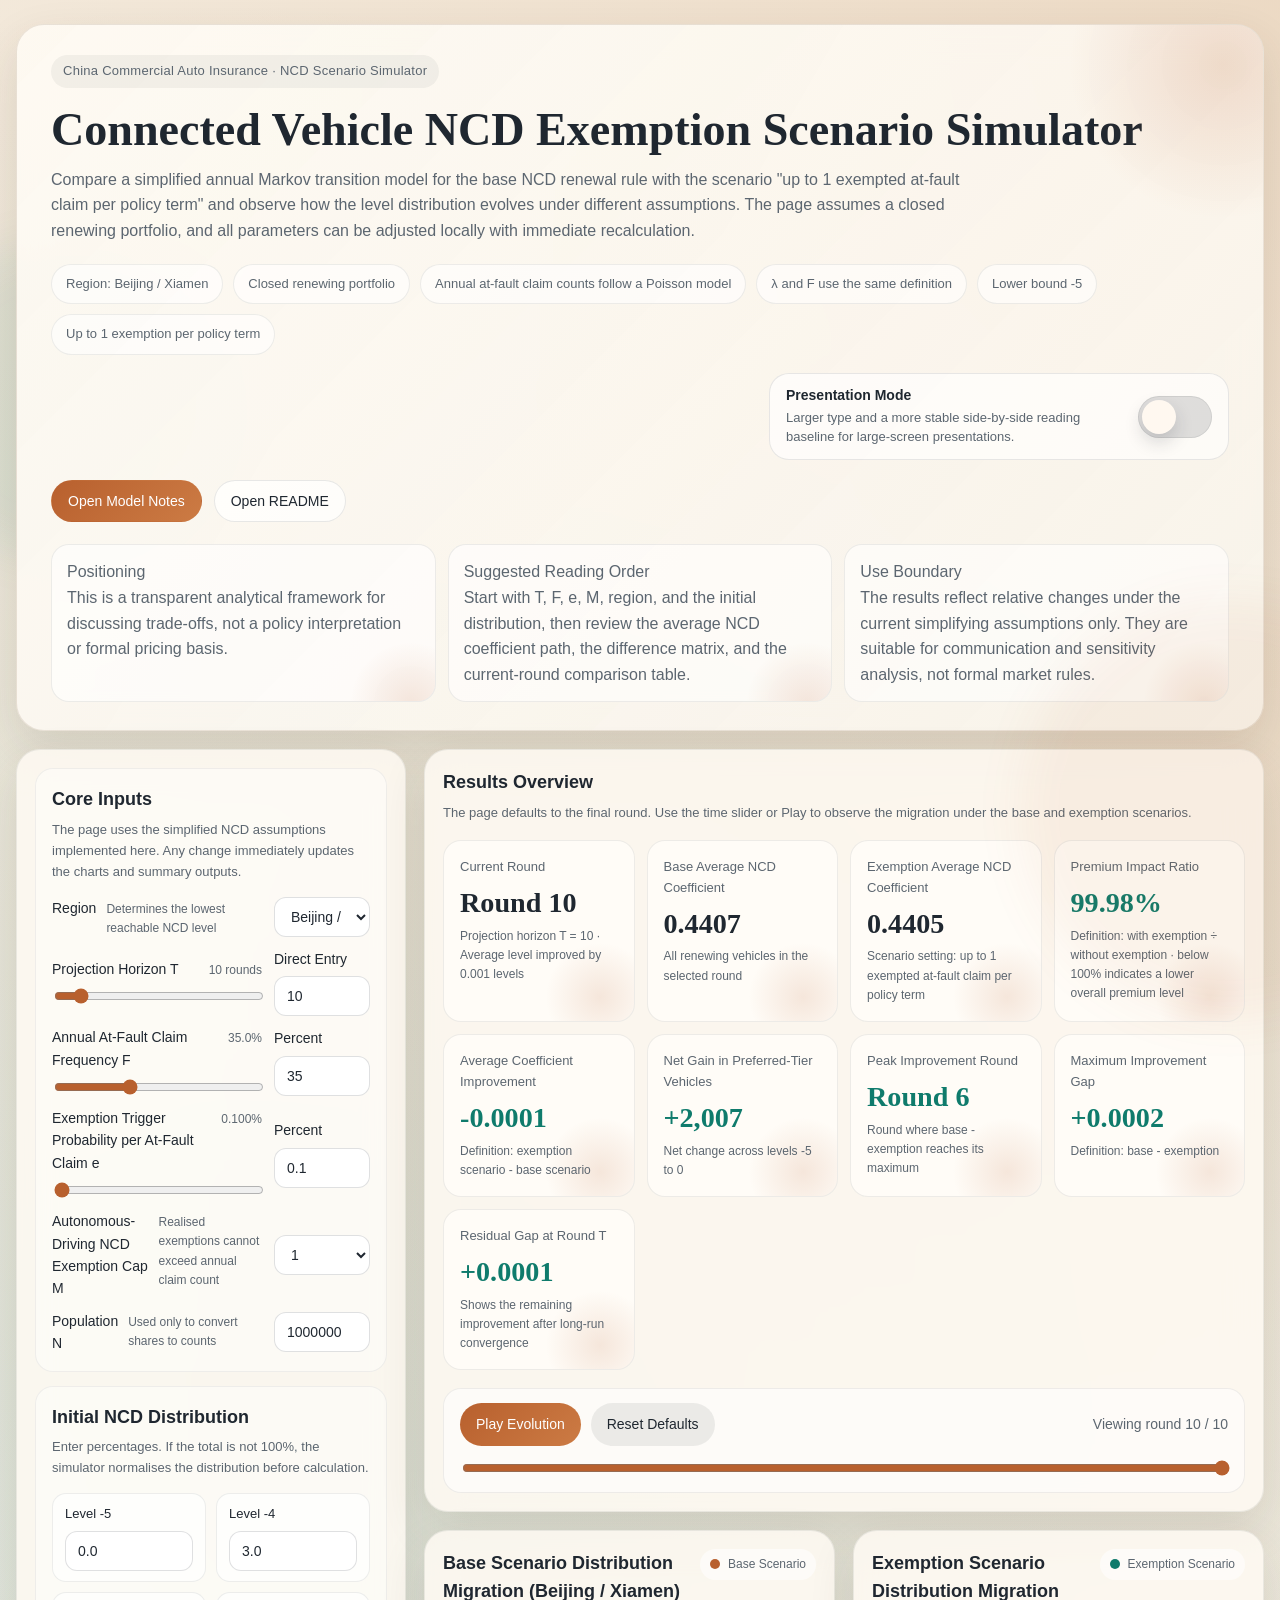
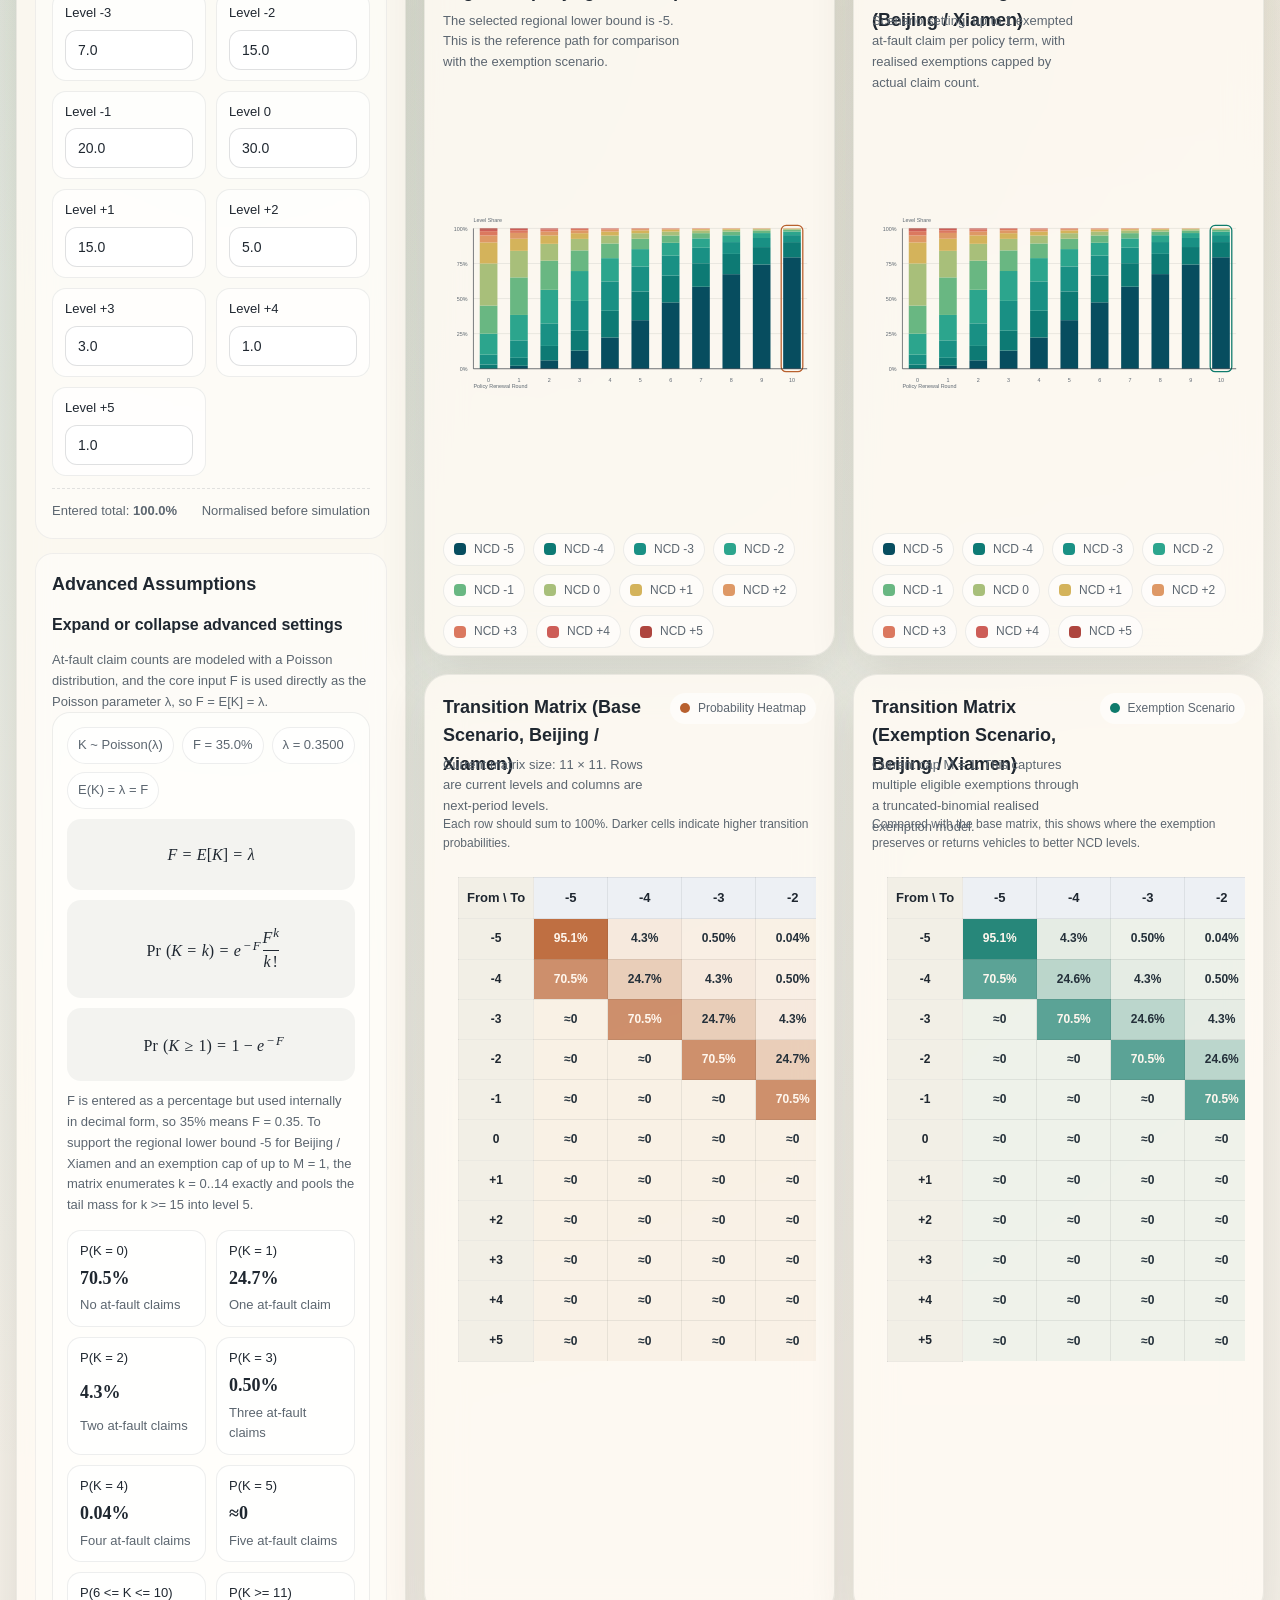
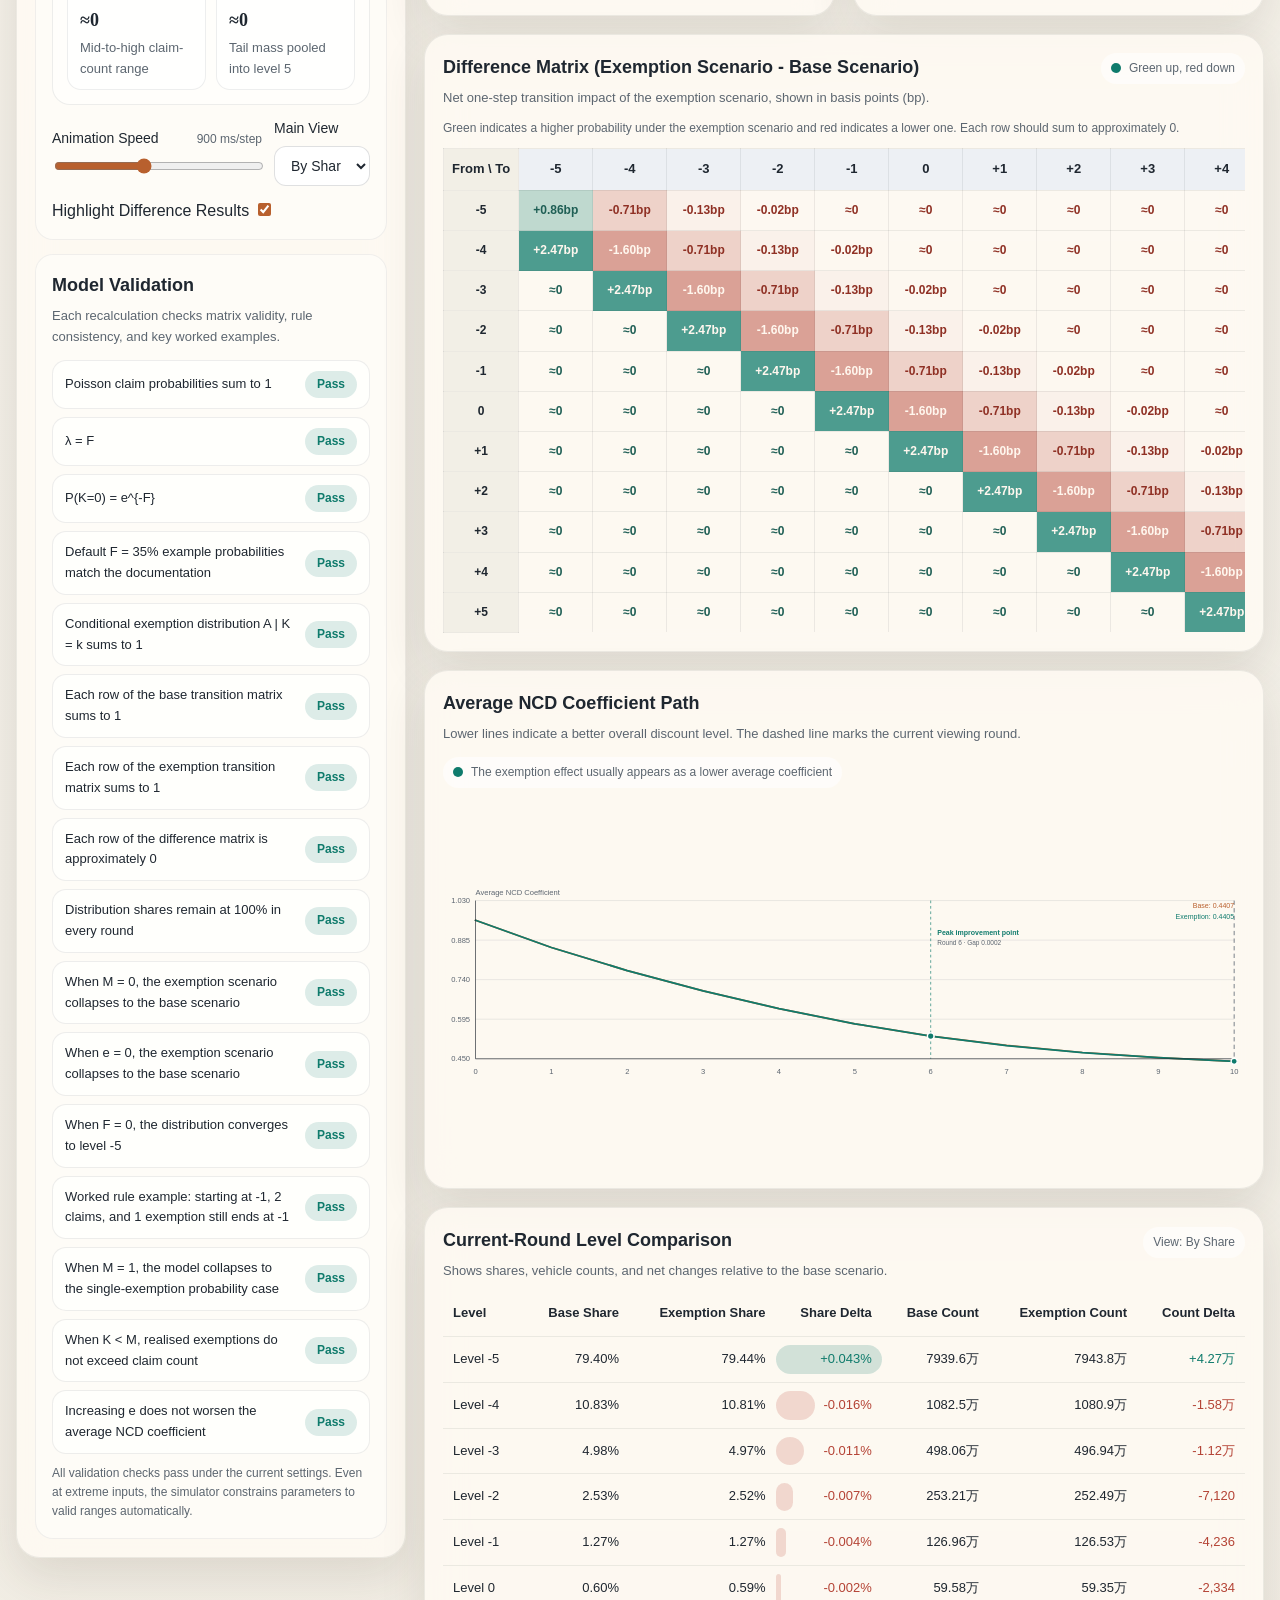
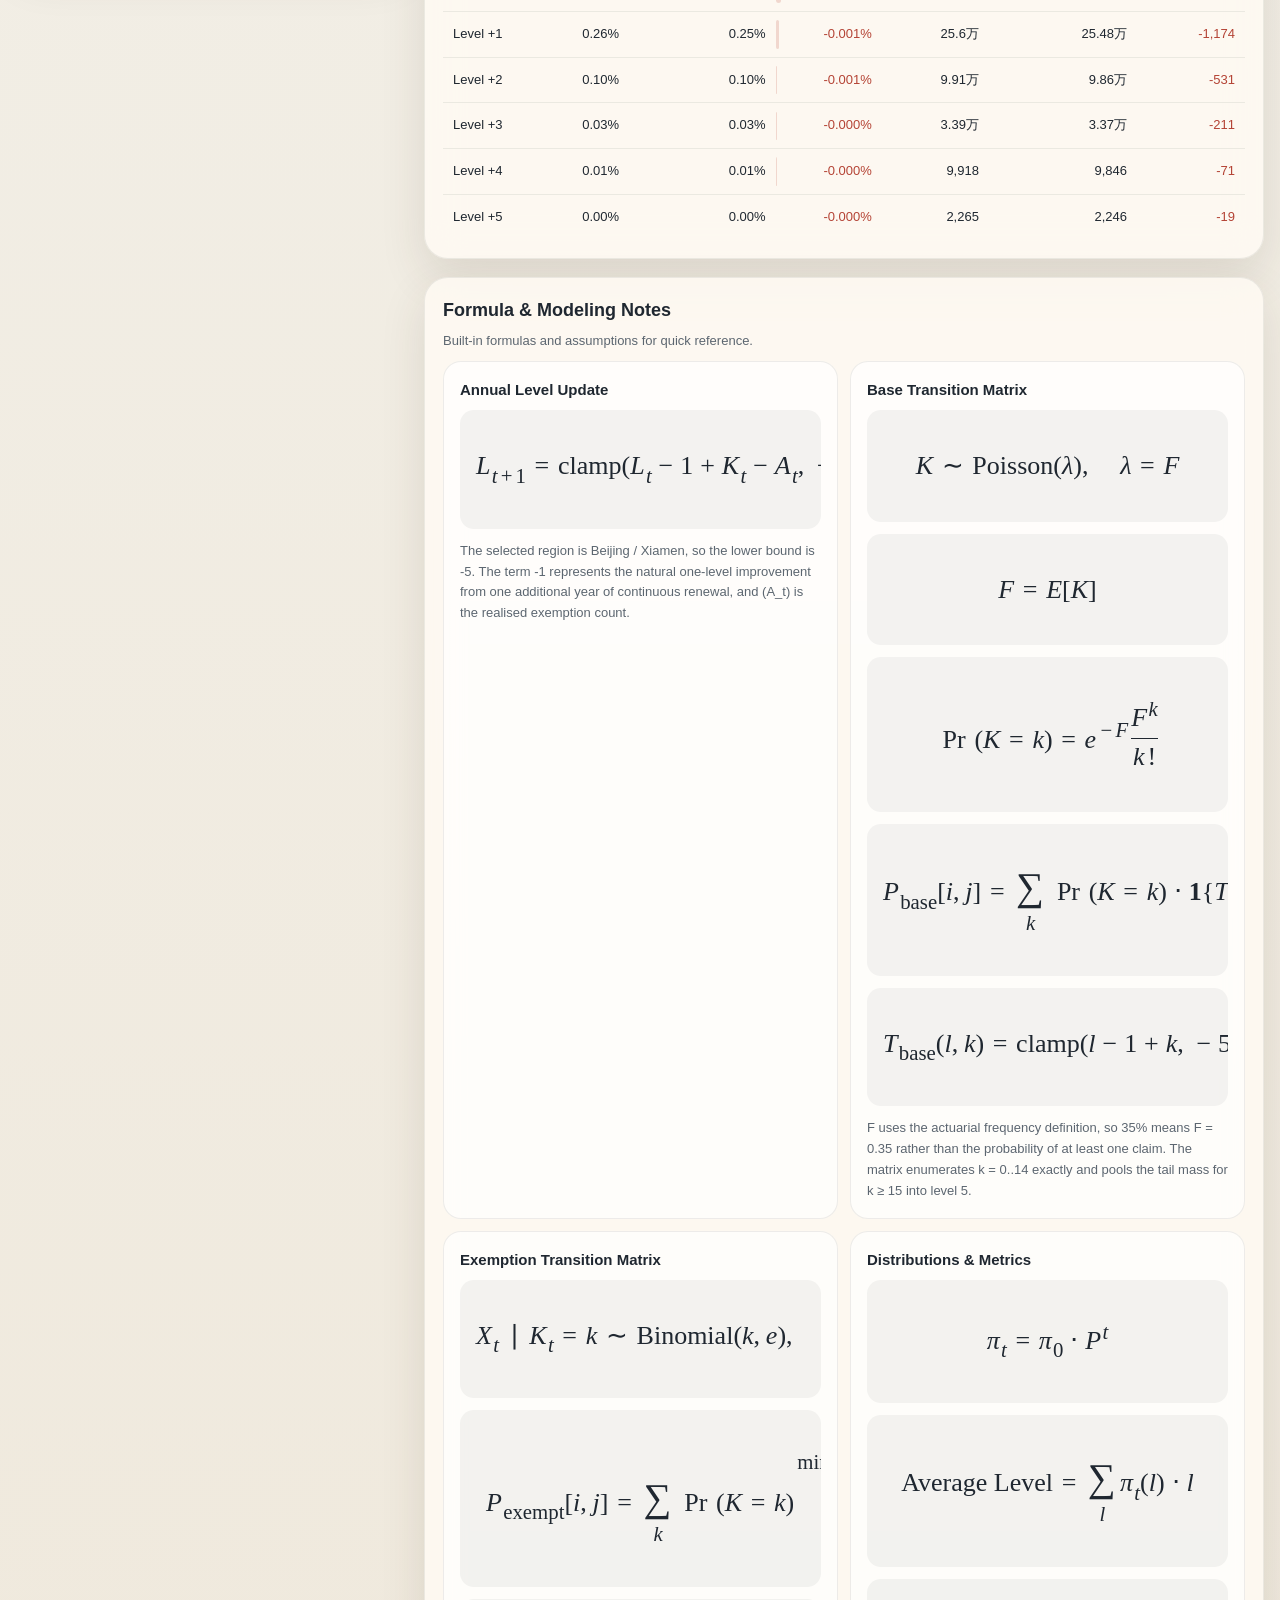
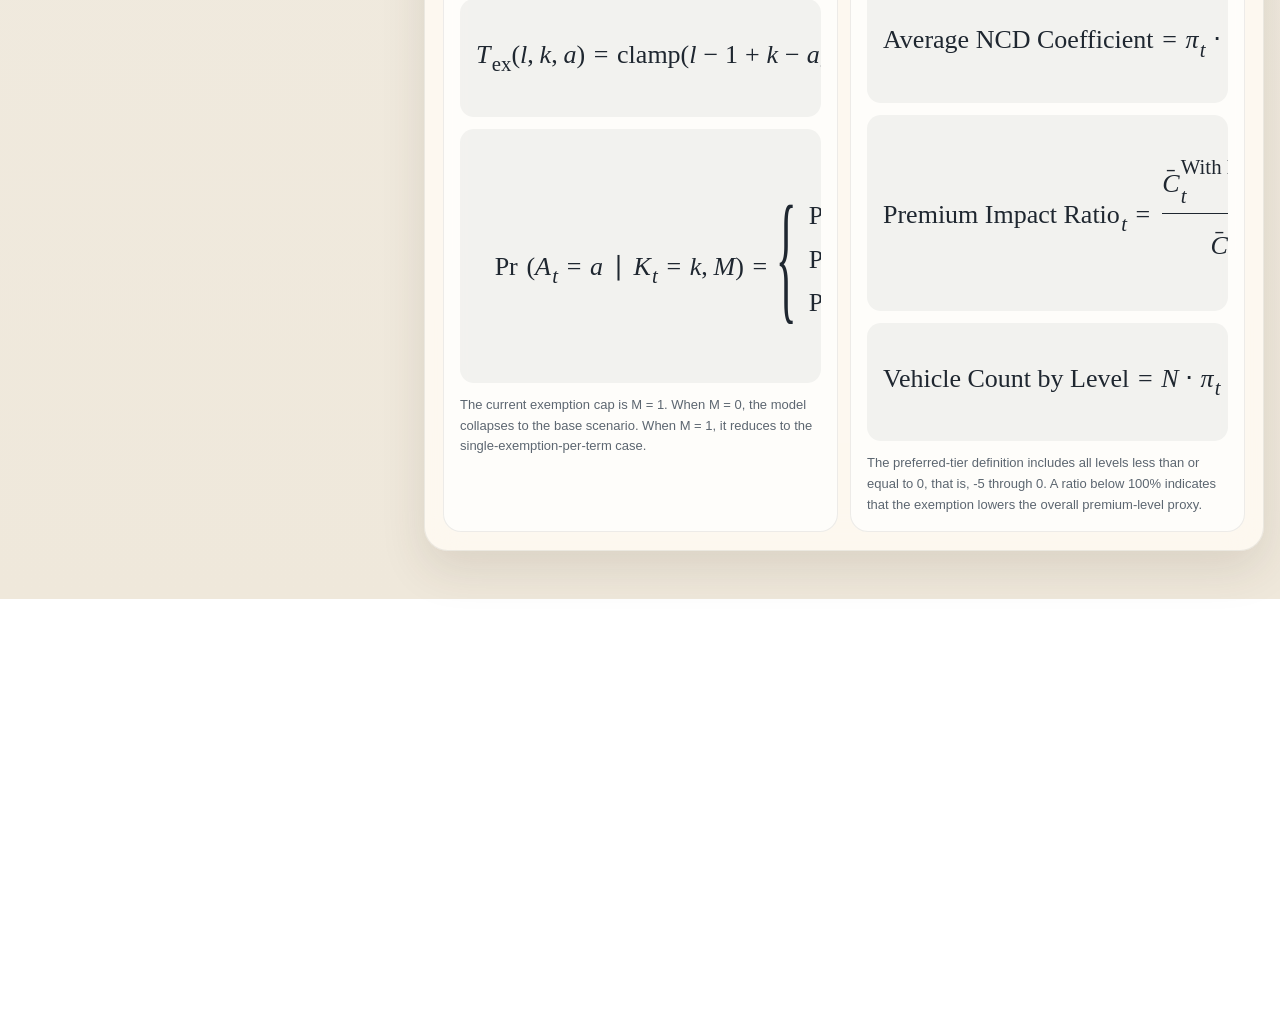
<file: ncd-simulator/simulation.html>
<!DOCTYPE html>
<html lang="en">
<head>
  <meta charset="UTF-8">
  <meta http-equiv="refresh" content="0; url=./index.html">
  <meta name="viewport" content="width=device-width, initial-scale=1.0">
  <title>Redirecting to the NCD Scenario Simulator</title>
  <link rel="icon" href="data:image/svg+xml,%3Csvg xmlns='http://www.w3.org/2000/svg' viewBox='0 0 64 64'%3E%3Crect width='64' height='64' rx='18' fill='%23b8602e'/%3E%3Cpath d='M17 20h12c9.4 0 15 4.8 15 12S38.4 44 29 44H17V20zm10.8 18.1c6.2 0 10.1-2.3 10.1-6.1s-3.9-6.1-10.1-6.1h-4.7v12.2h4.7z' fill='%23fff7ee'/%3E%3C/svg%3E">
  <style>
    body {
      margin: 0;
      min-height: 100vh;
      display: grid;
      place-items: center;
      font-family: "Inter", "Segoe UI", "Helvetica Neue", Arial, sans-serif;
      background: #f6f3ec;
      color: #1f2730;
    }

    main {
      max-width: 640px;
      padding: 32px;
      border-radius: 20px;
      background: rgba(255, 255, 255, 0.92);
      box-shadow: 0 18px 46px rgba(66, 51, 35, 0.12);
      text-align: center;
    }

    a {
      color: #b8602e;
    }
  </style>
</head>
<body>
  <main>
    <h1>Redirecting to the simulator...</h1>
    <p>If the page does not open automatically, please continue to <a href="./index.html">index.html</a>.</p>
  </main>
</body>
</html>
</file>
